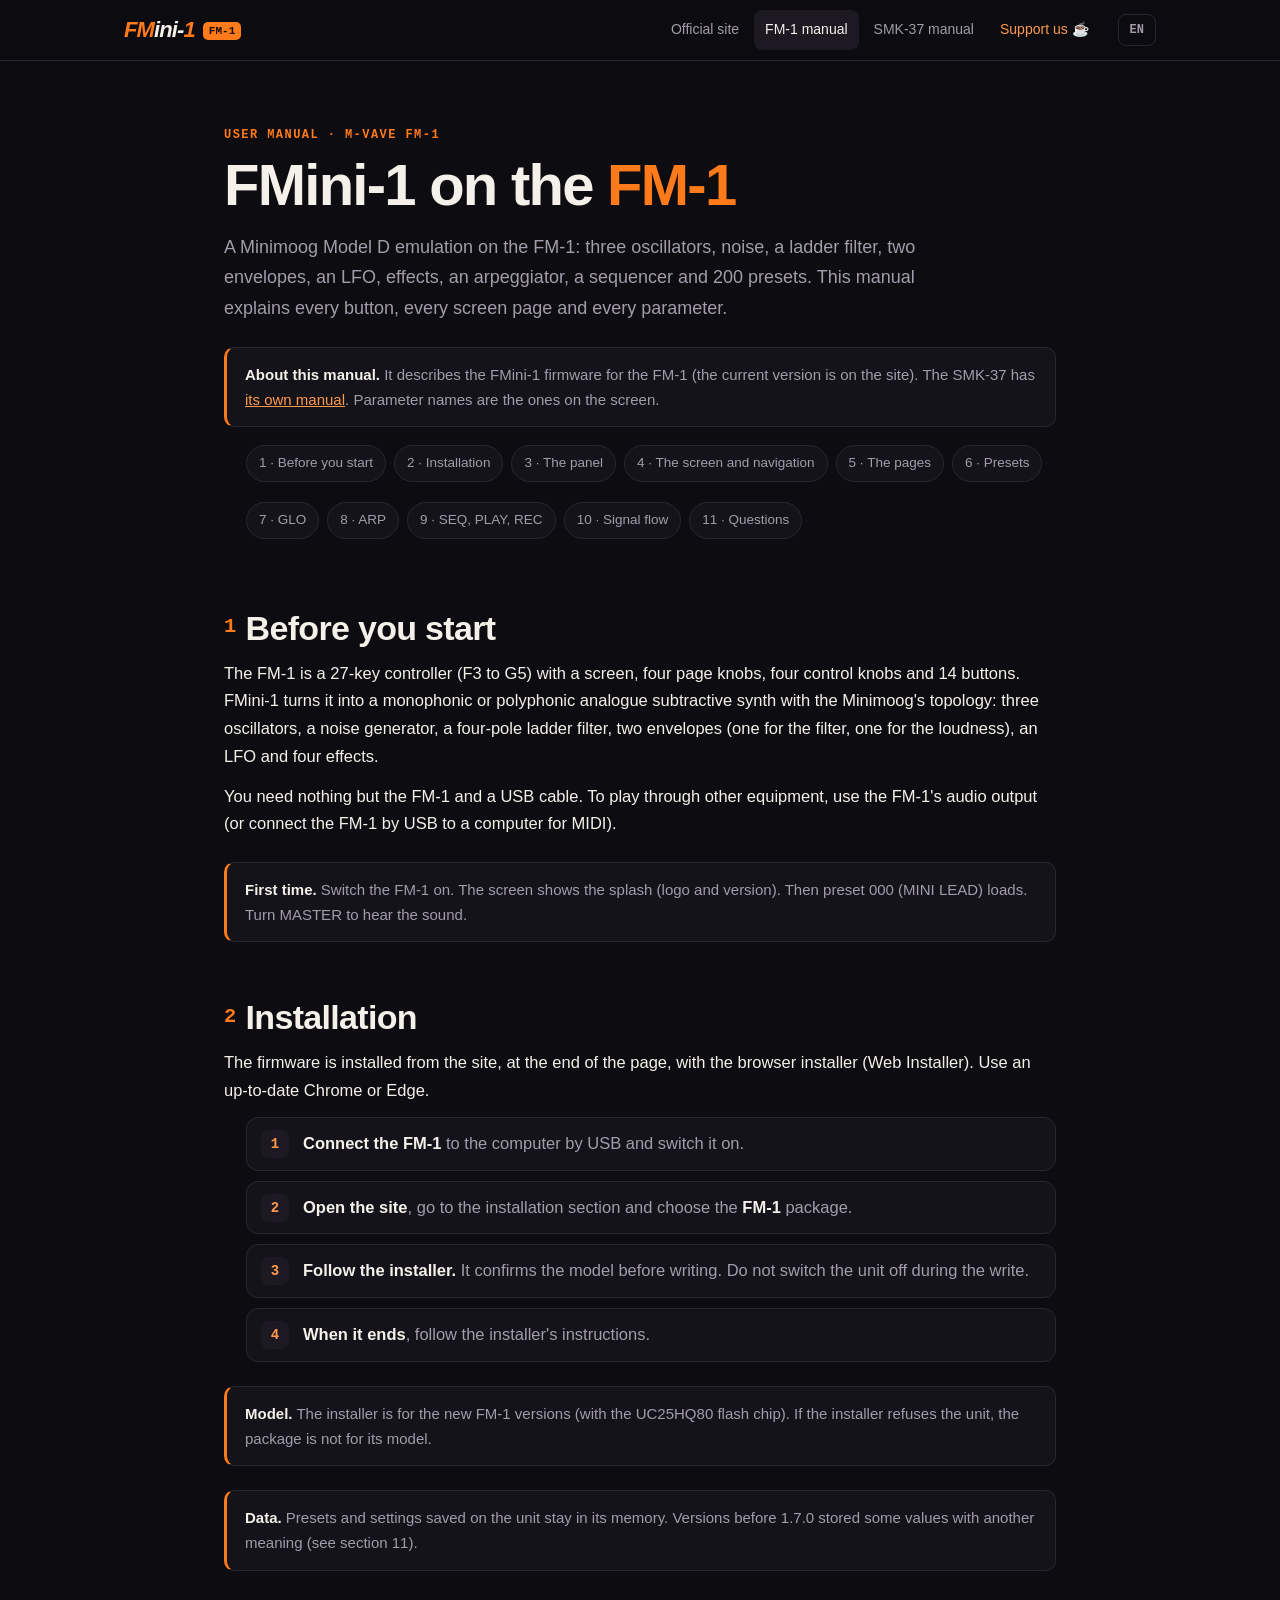
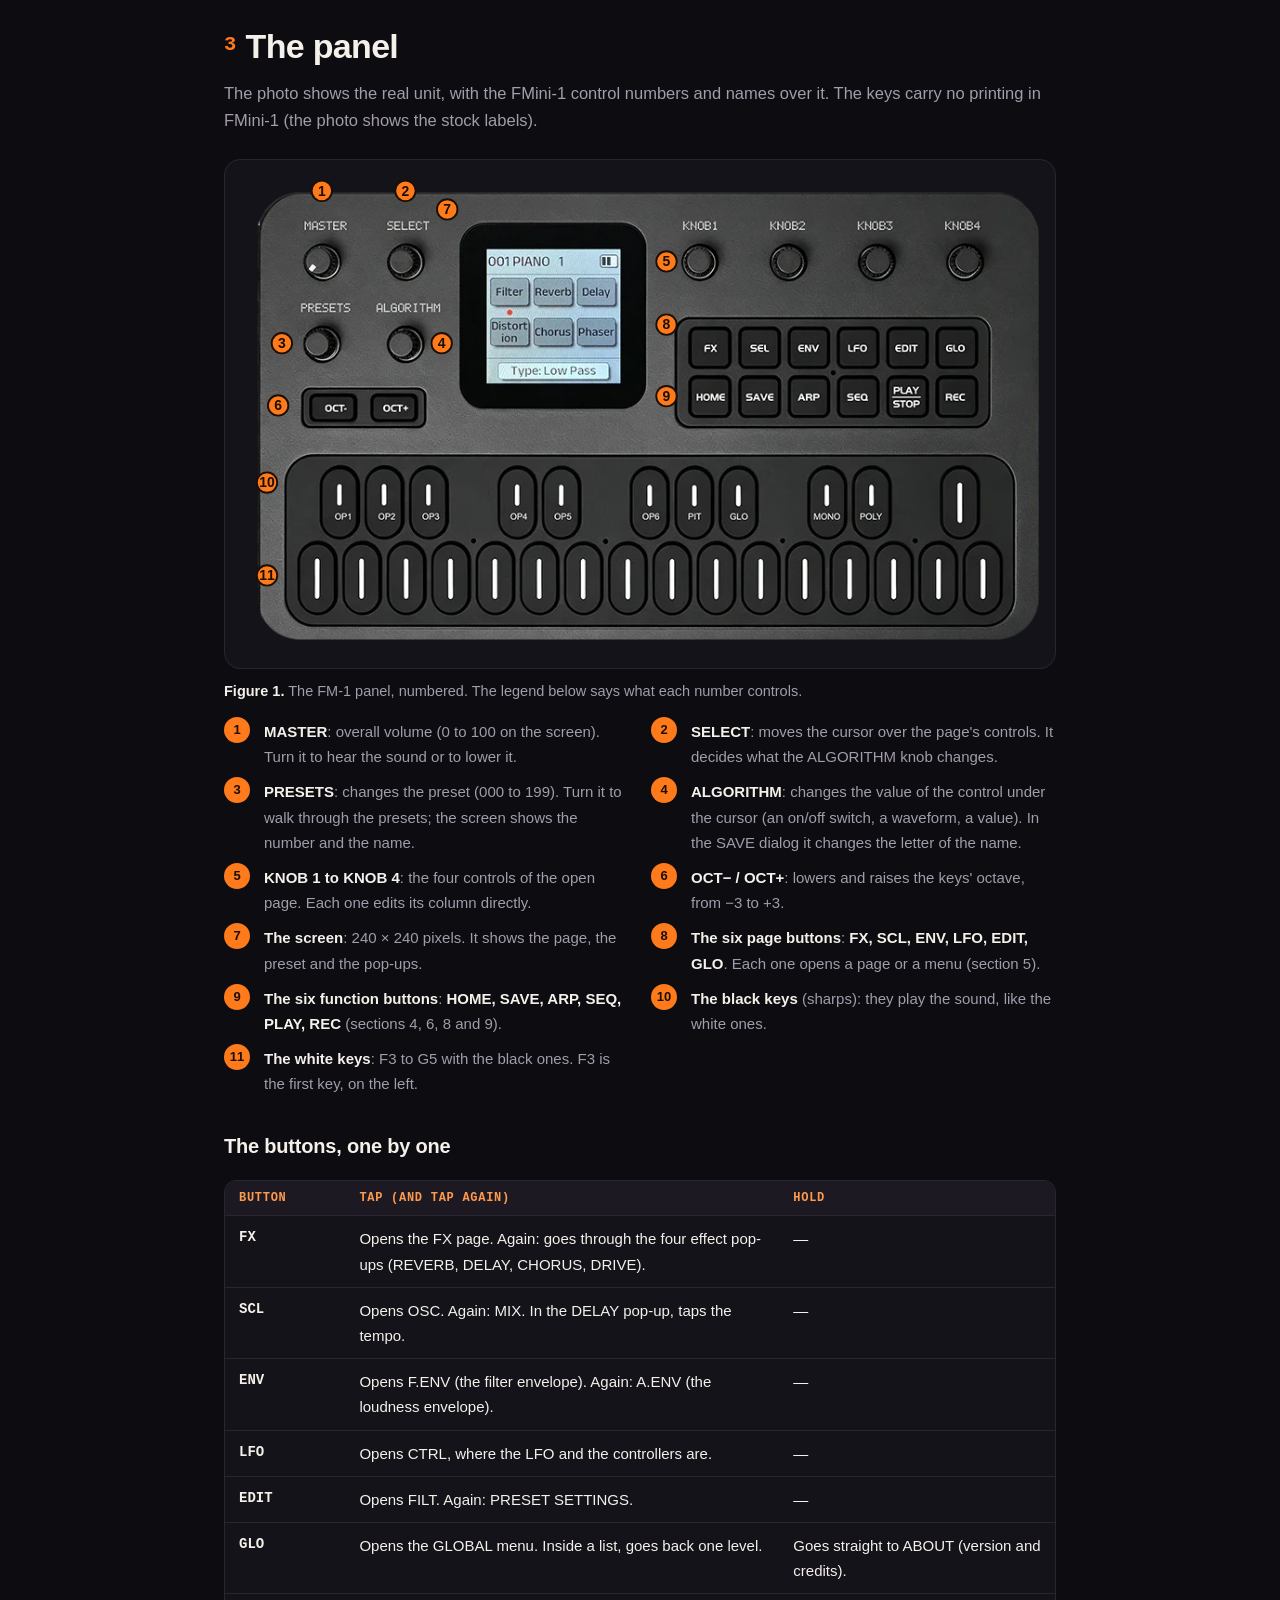
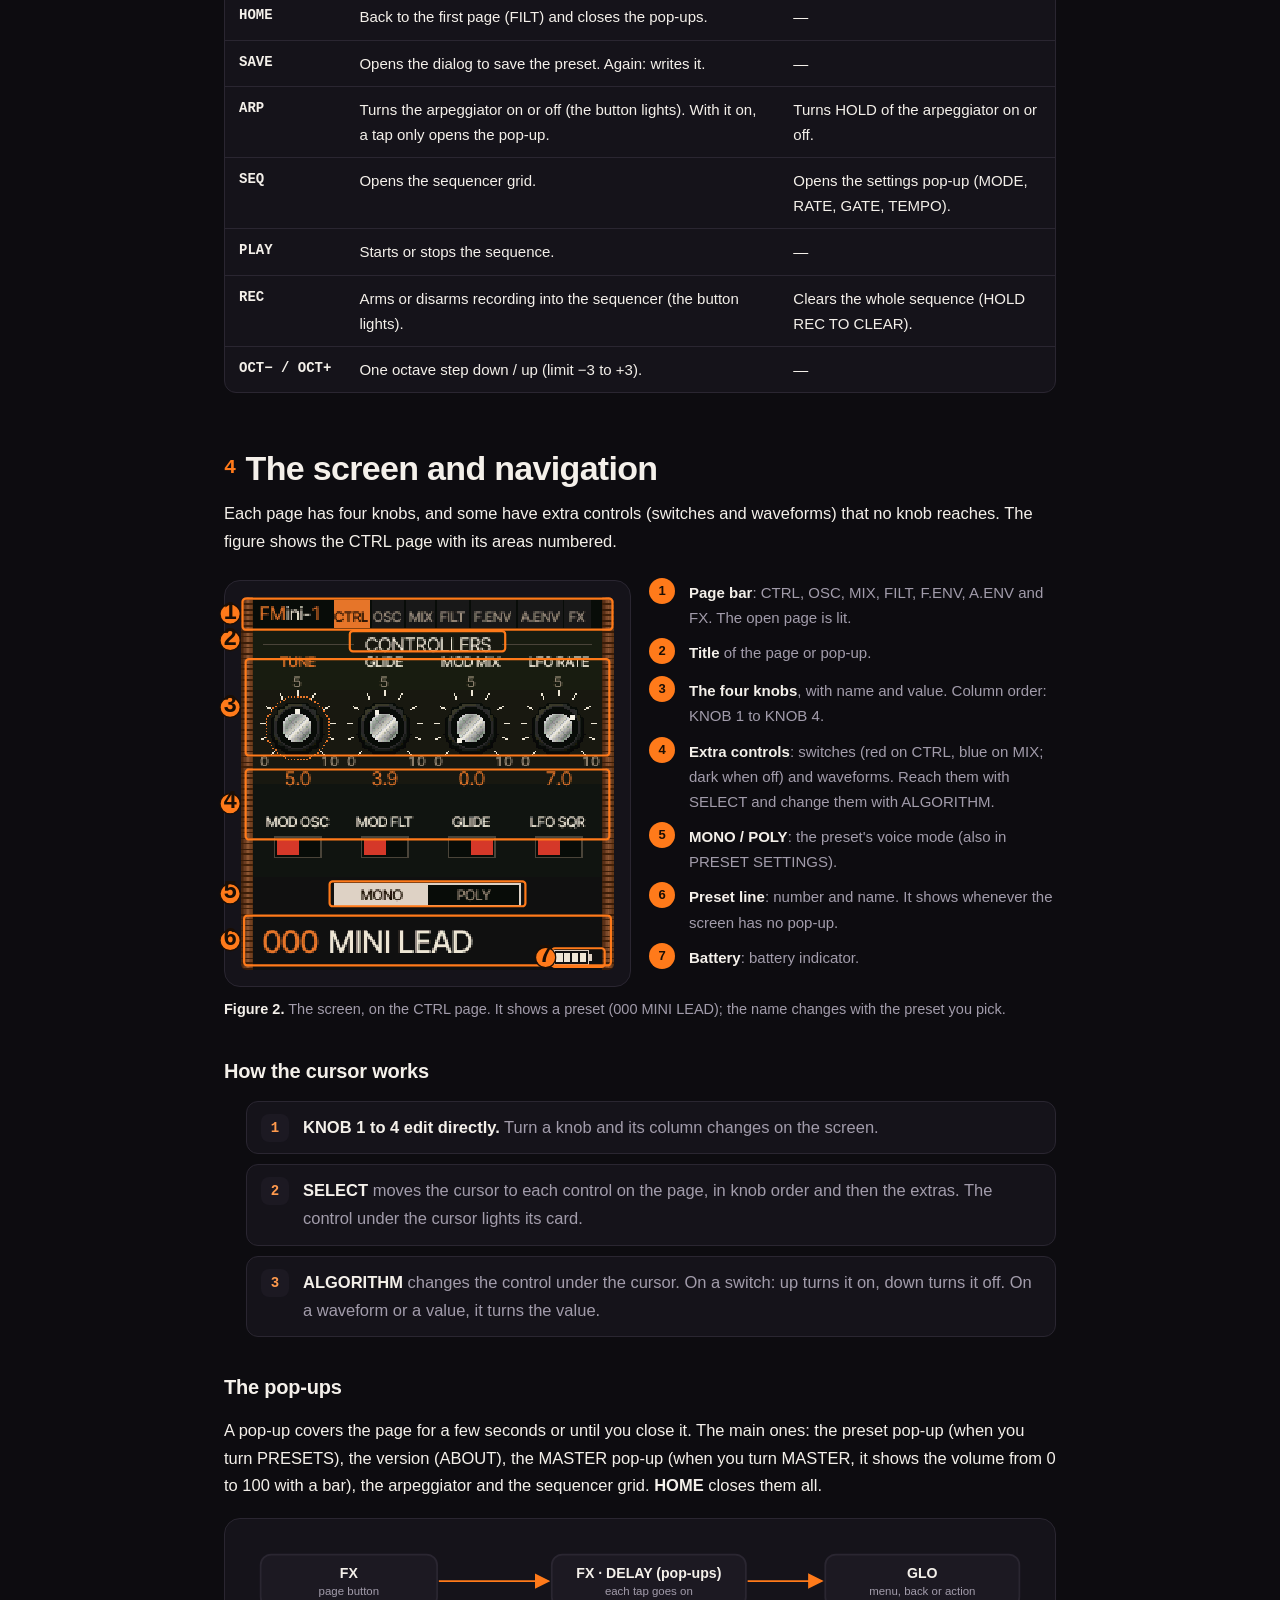
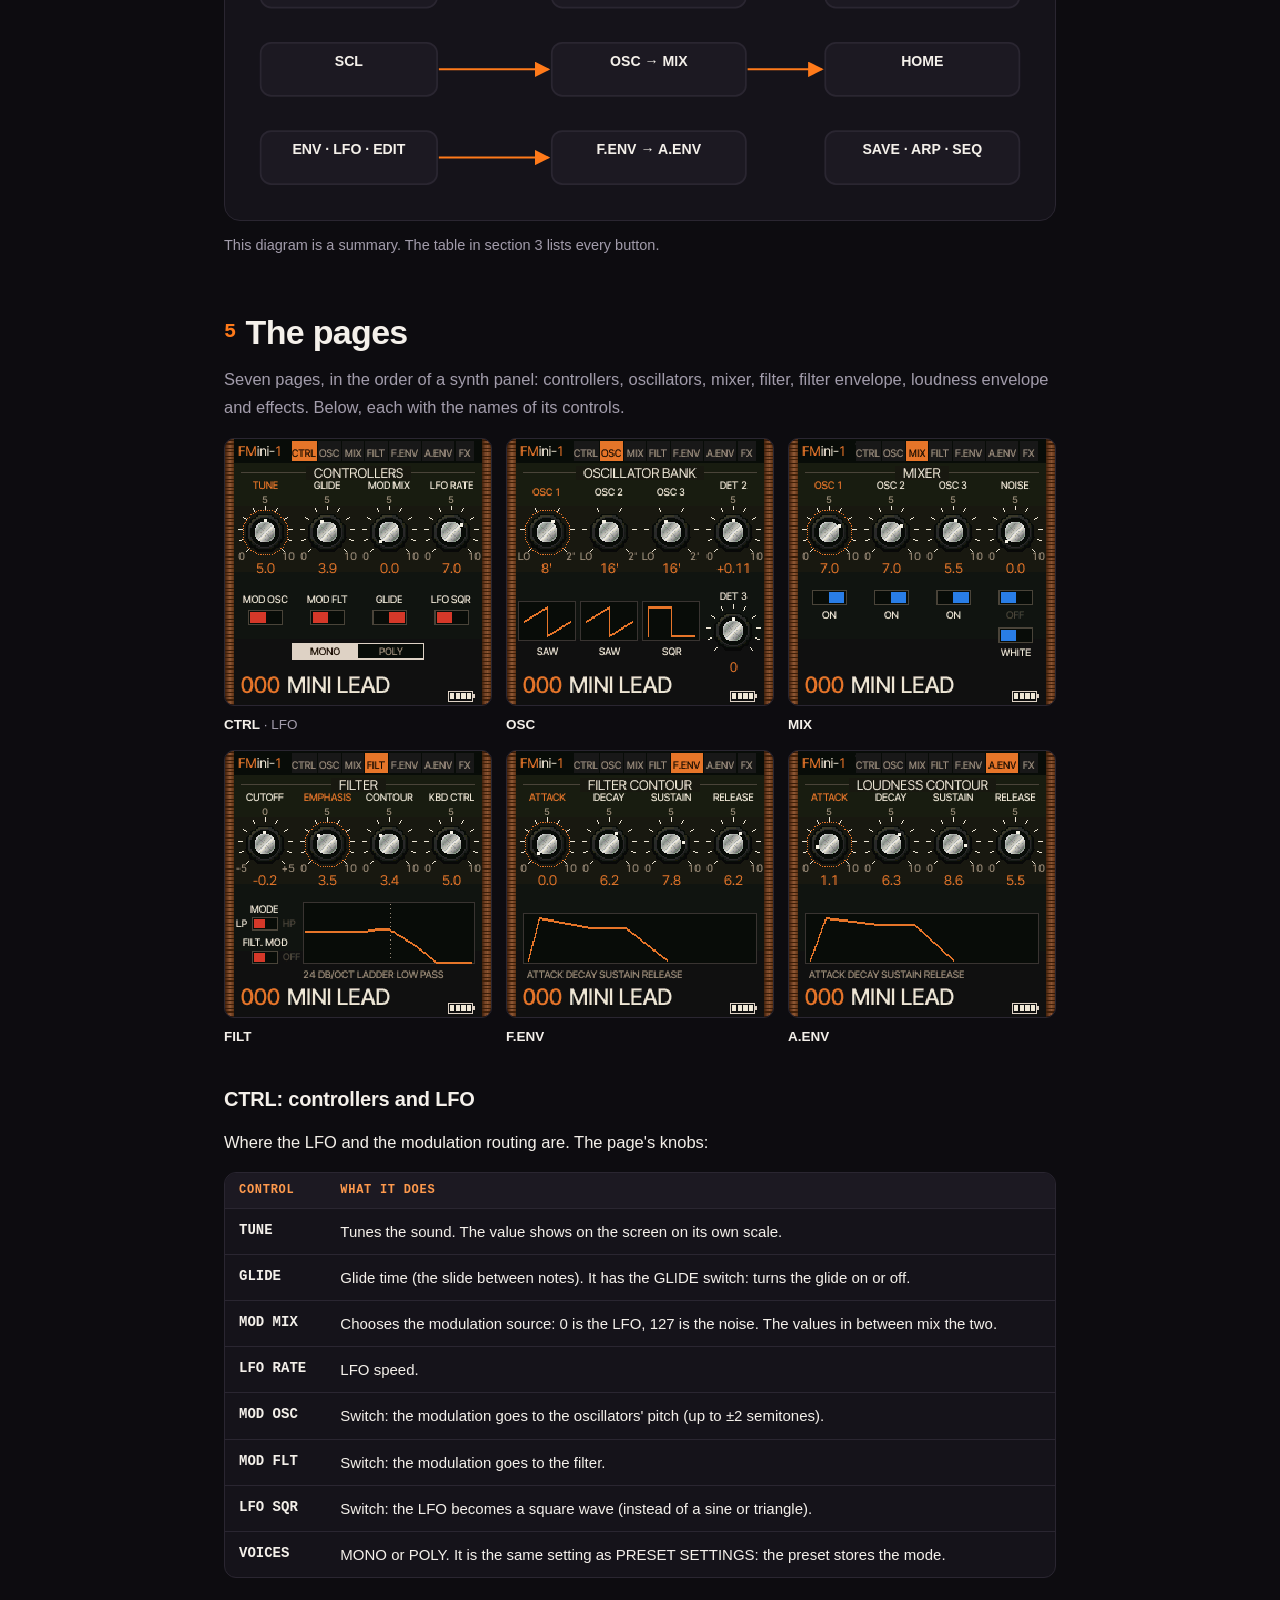
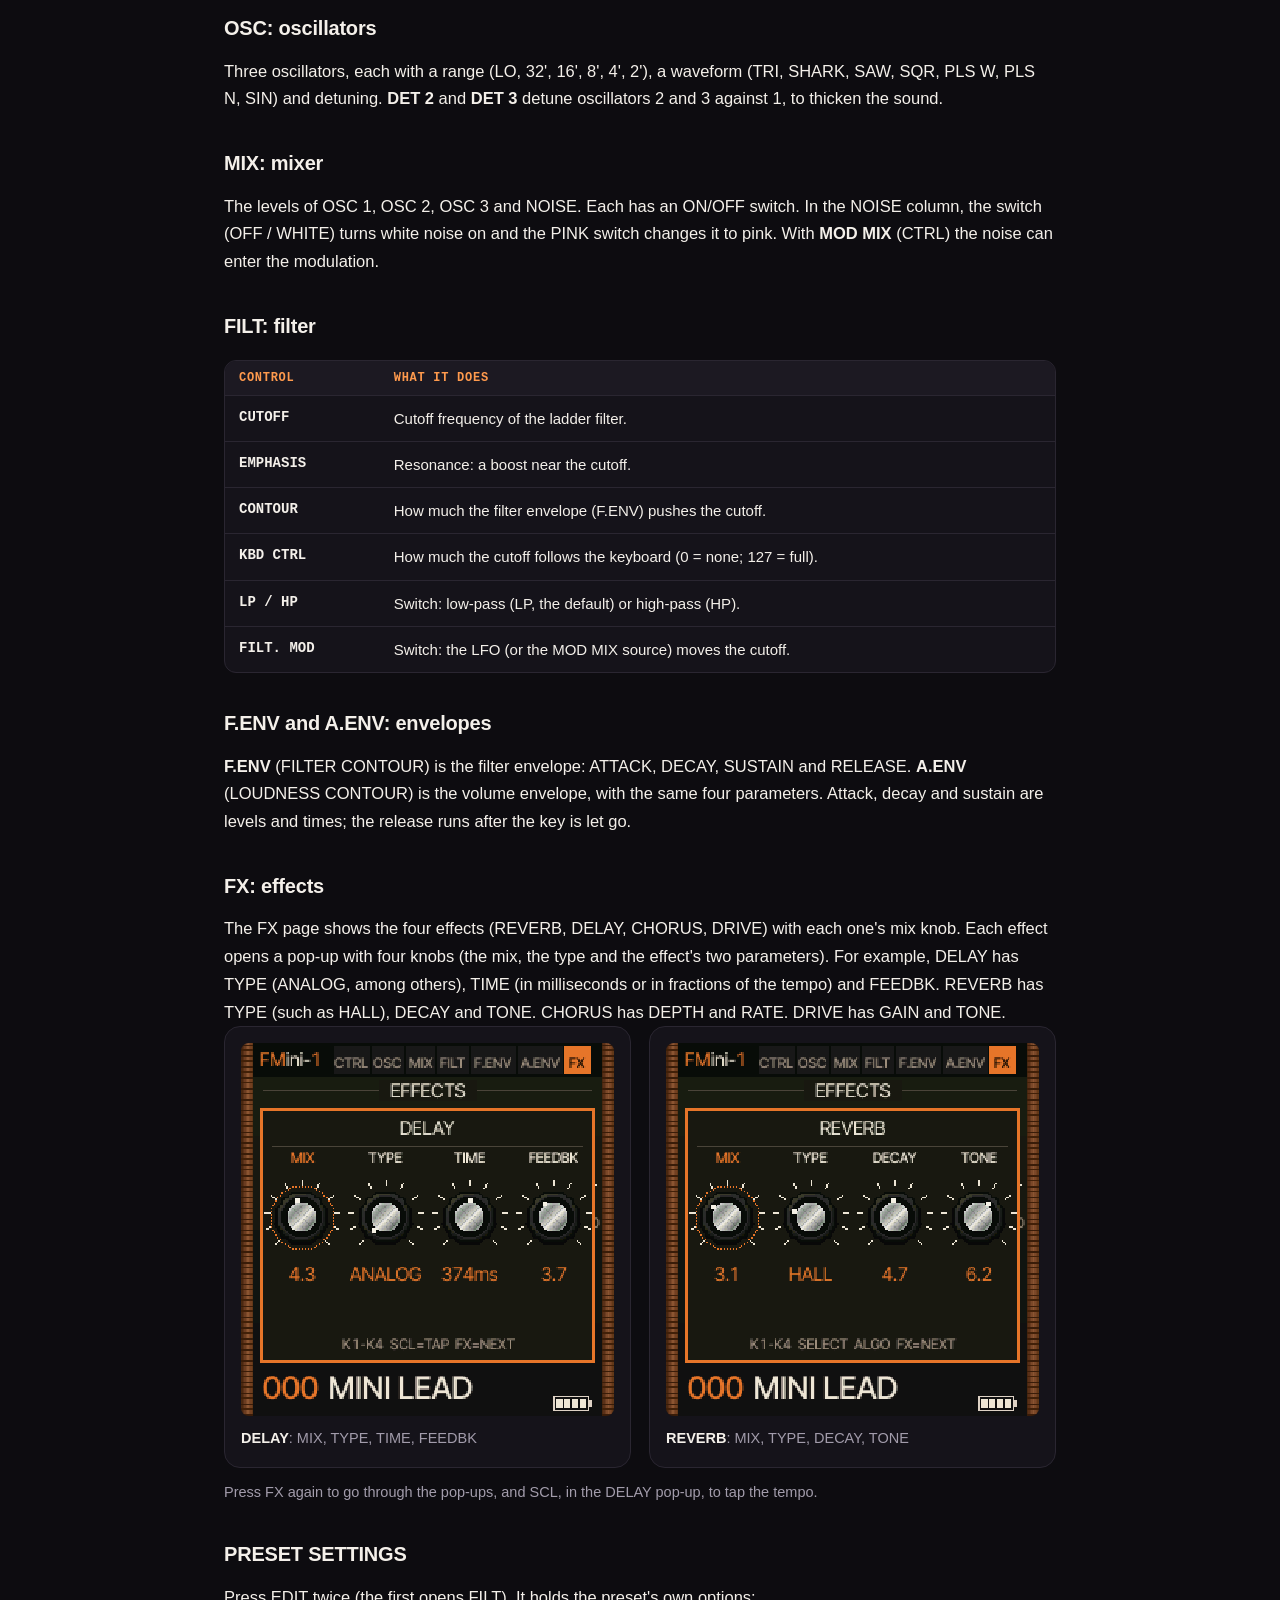
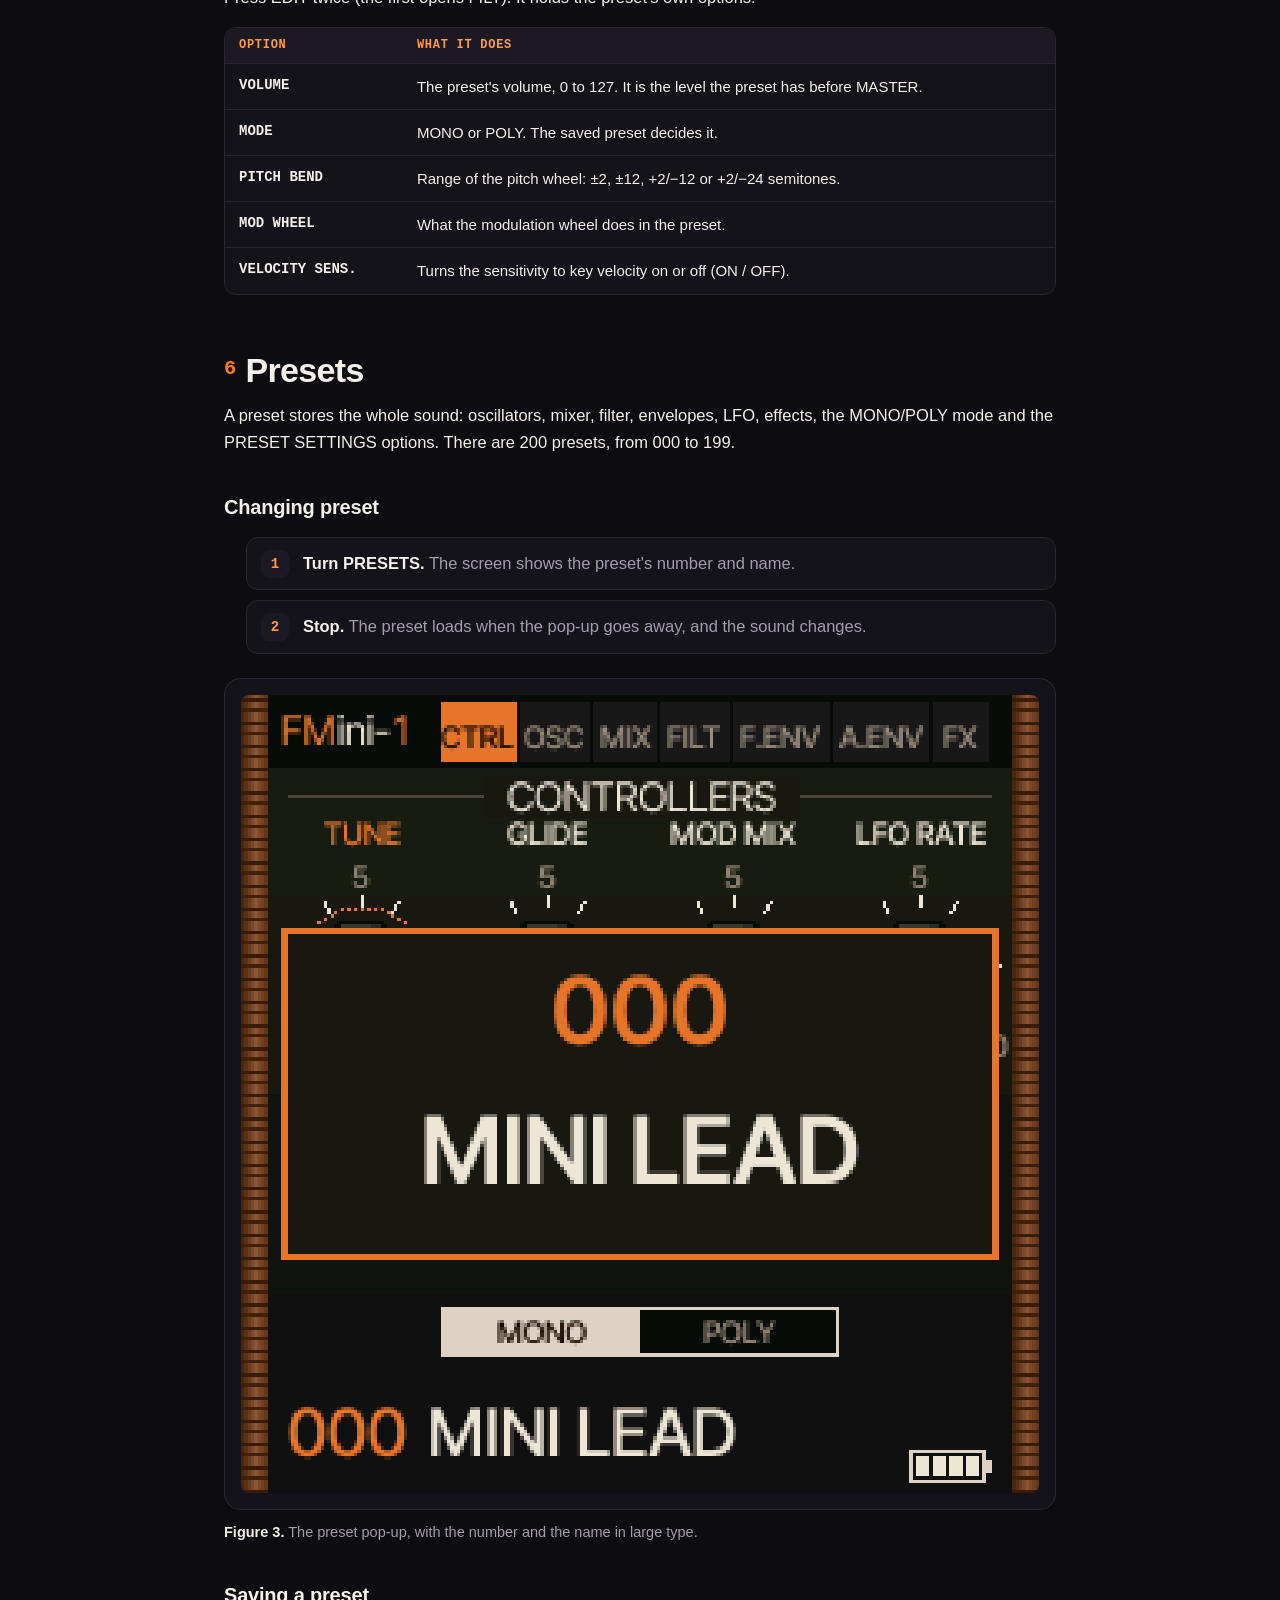
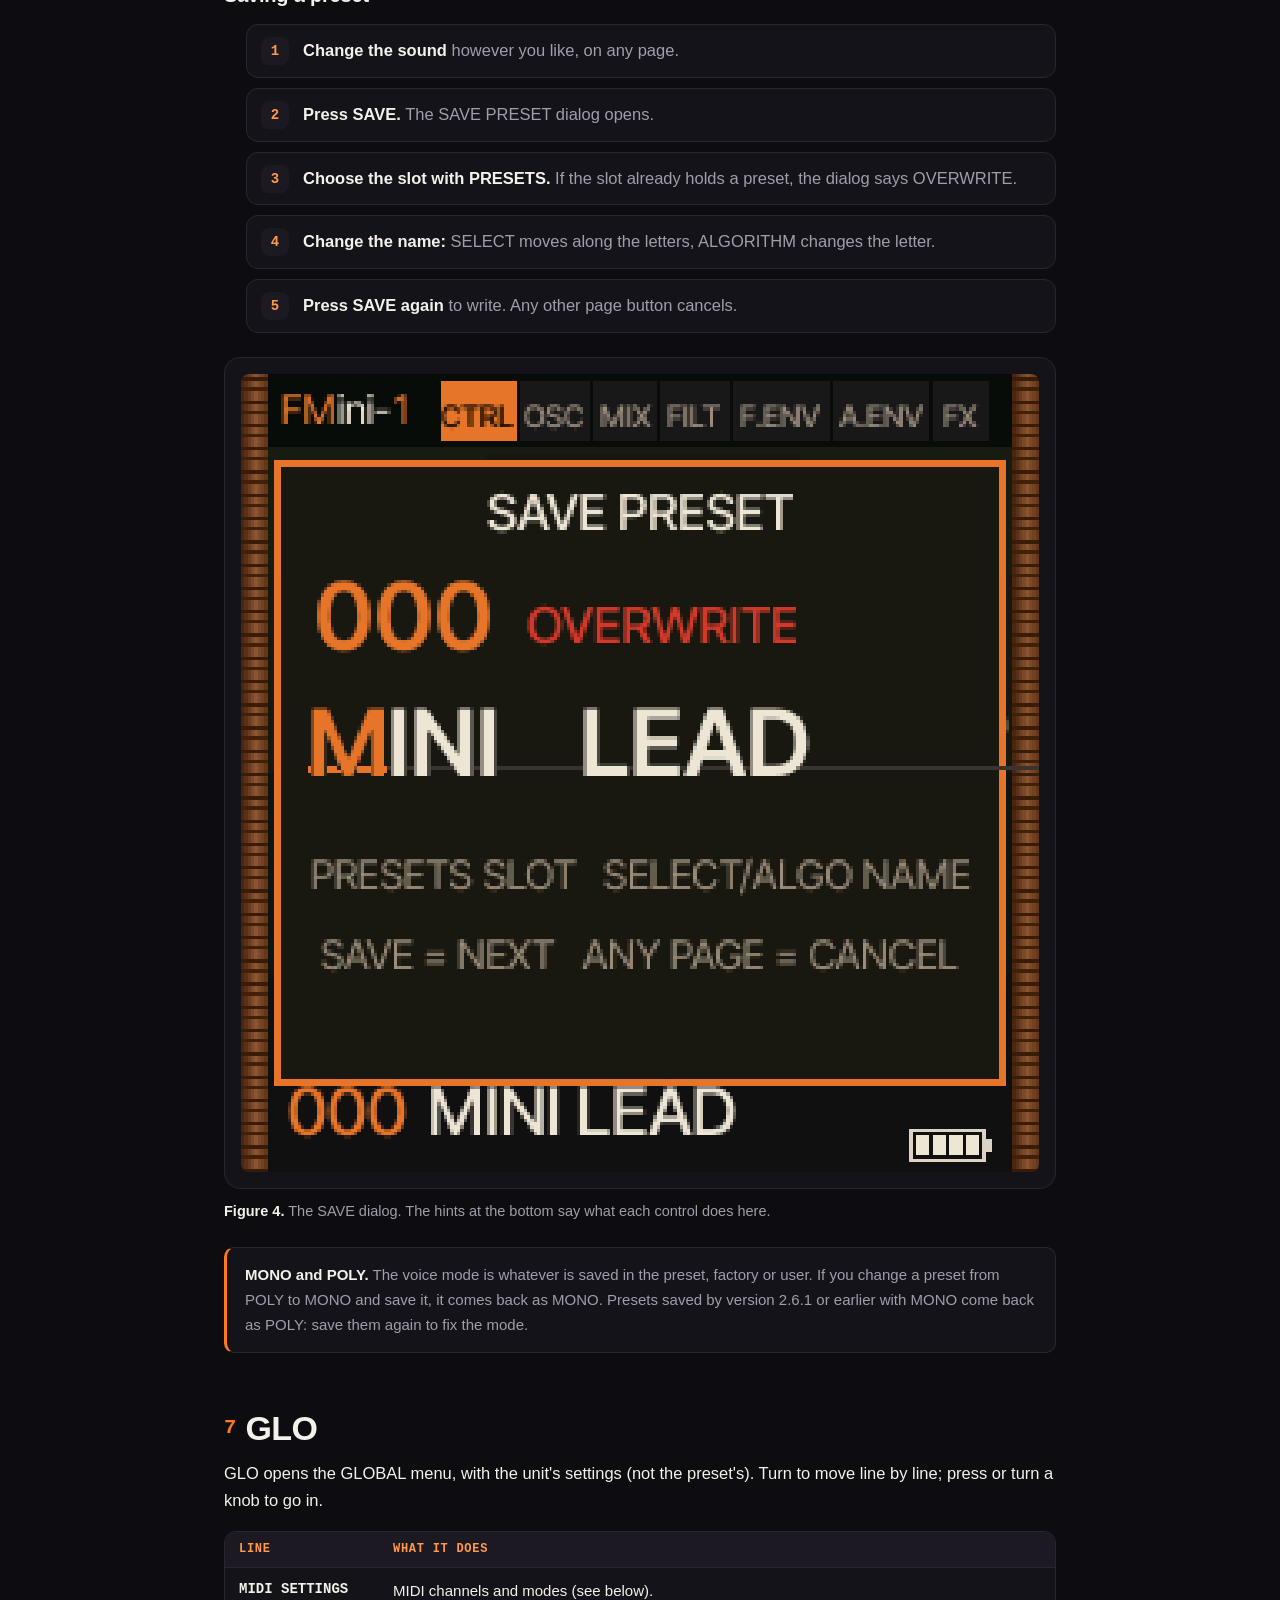
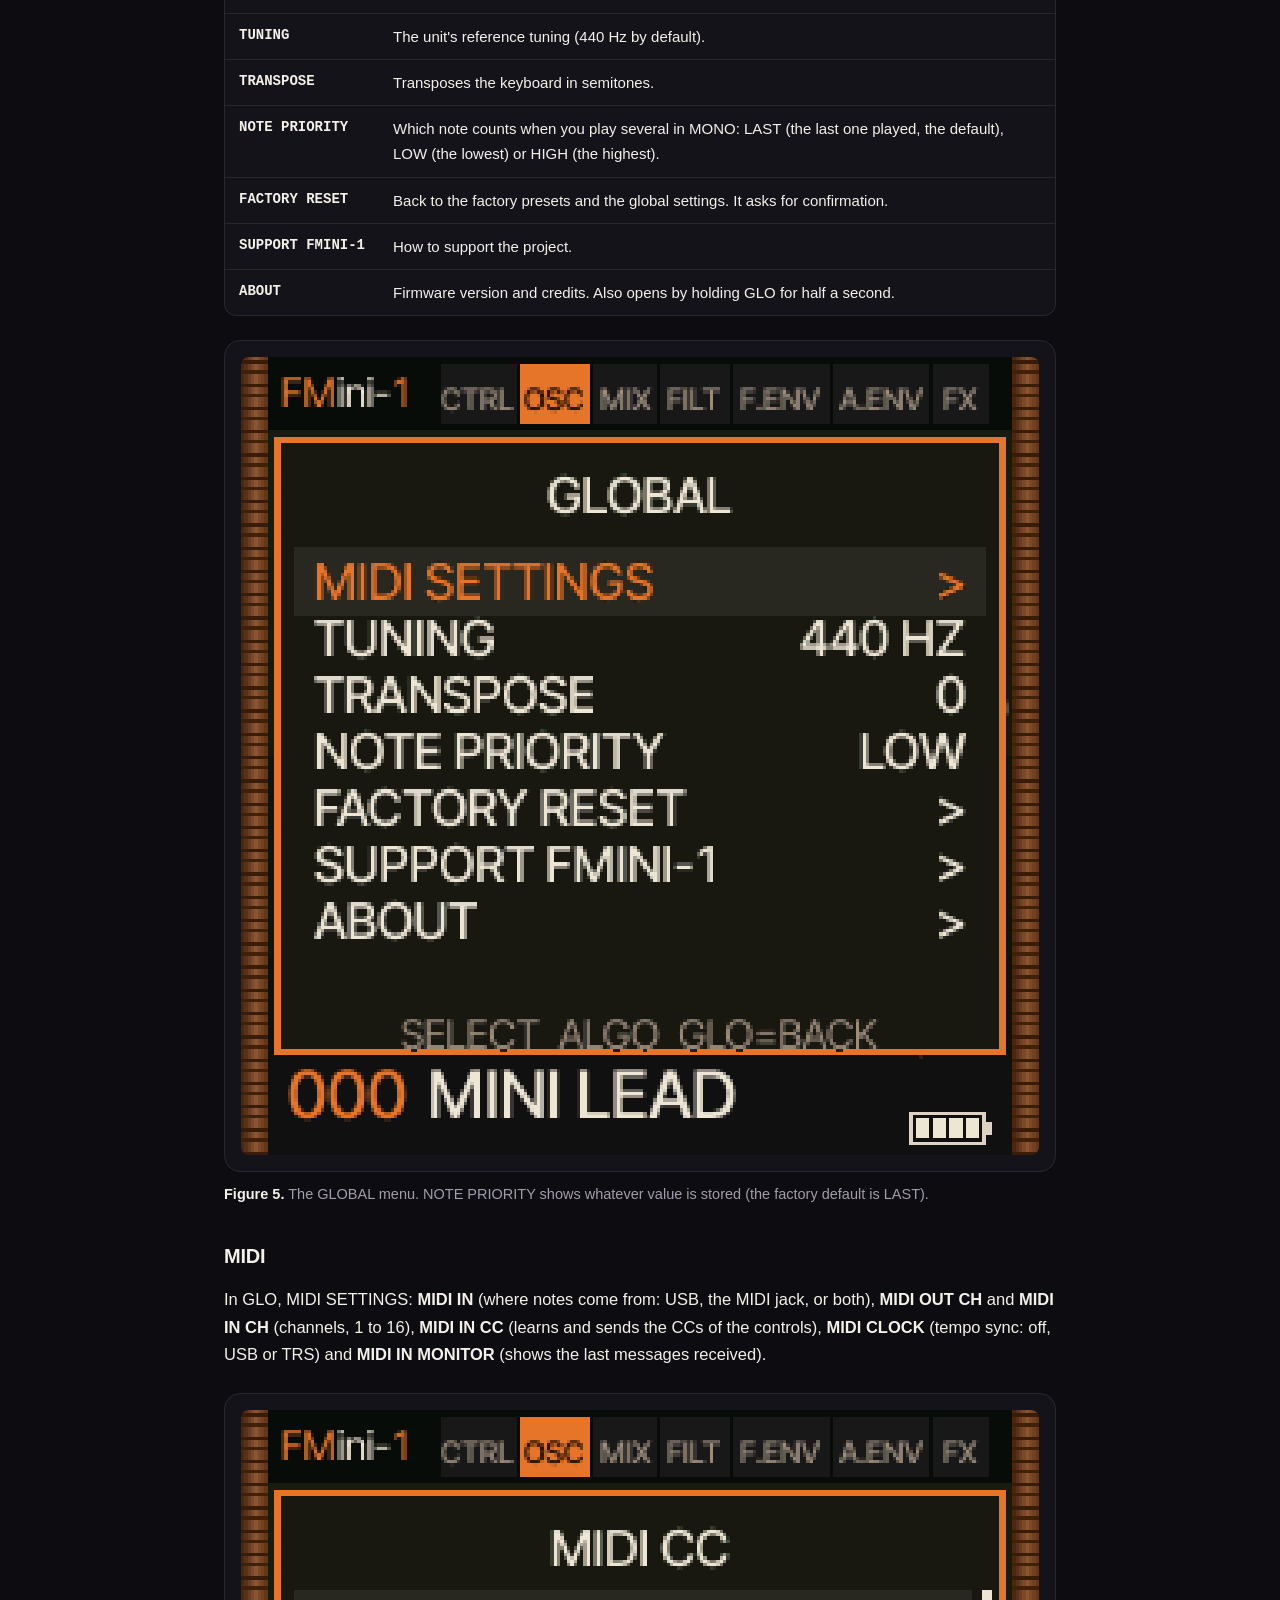
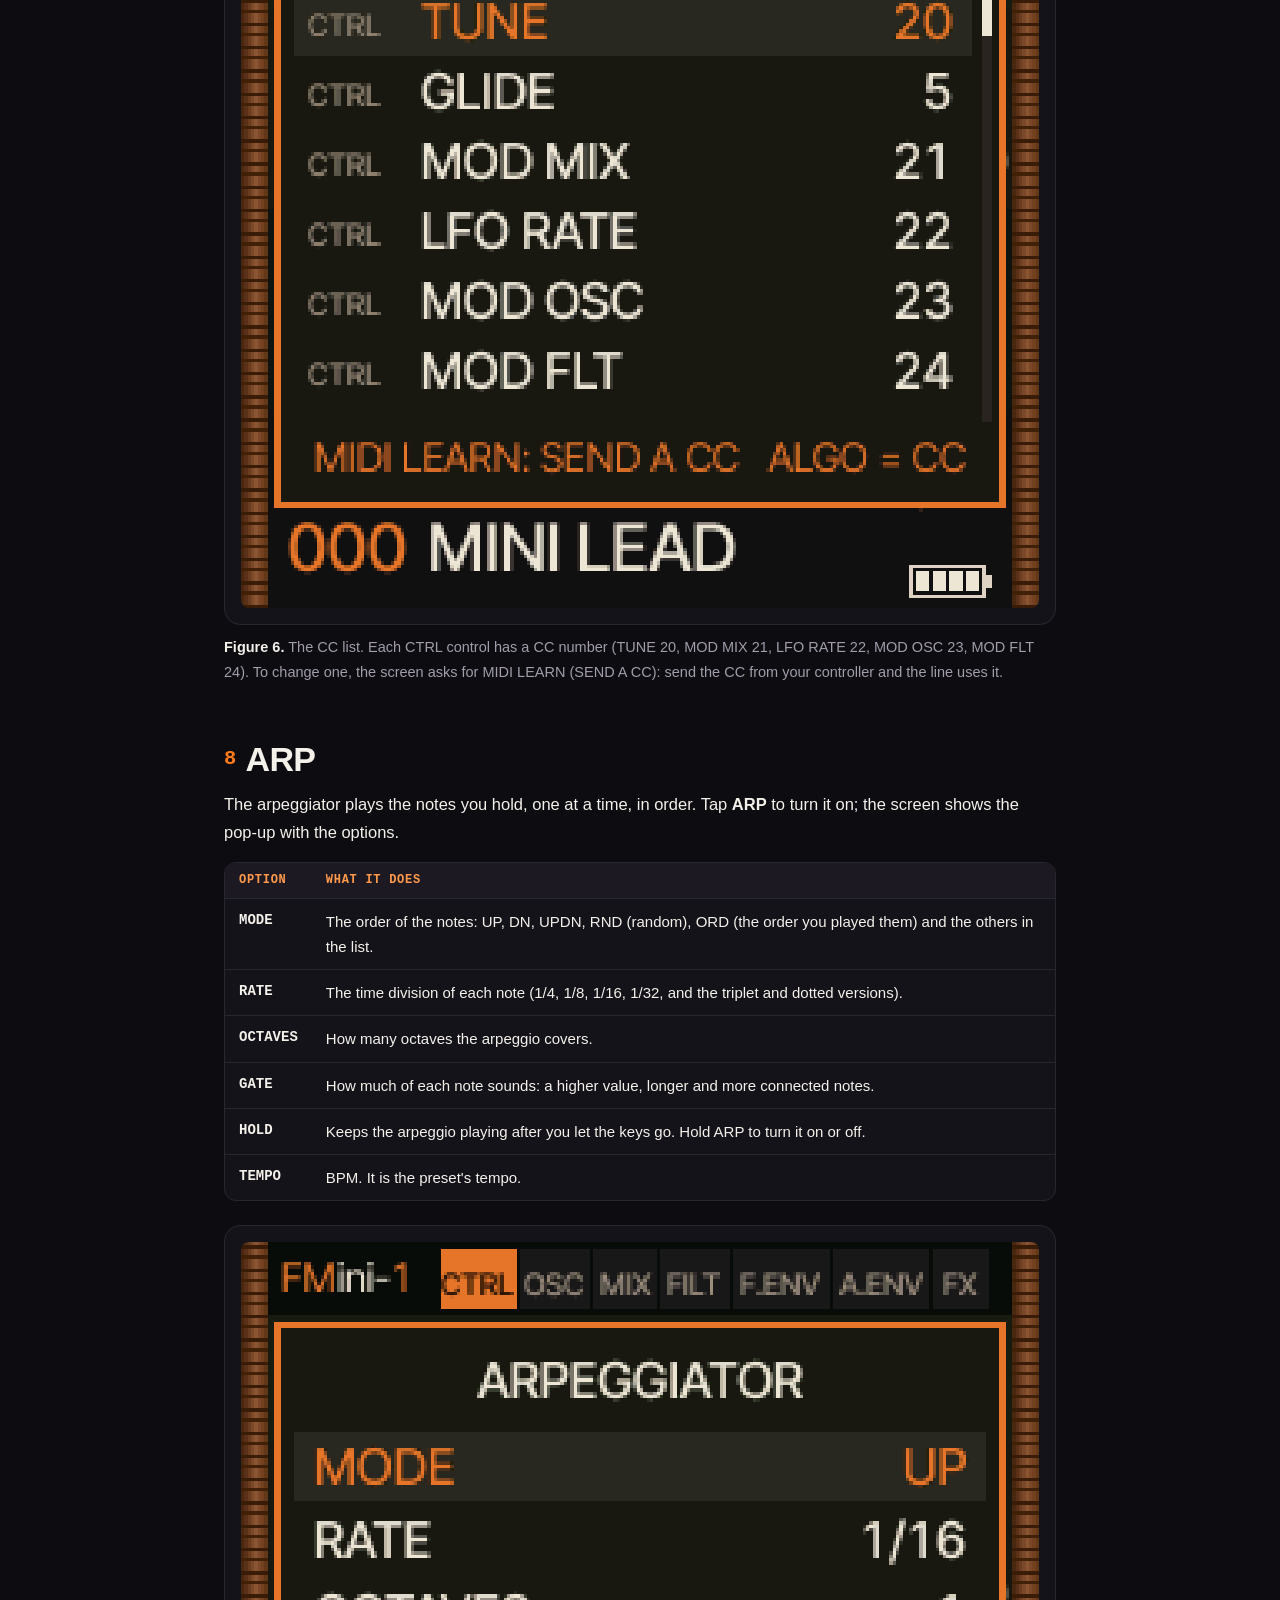
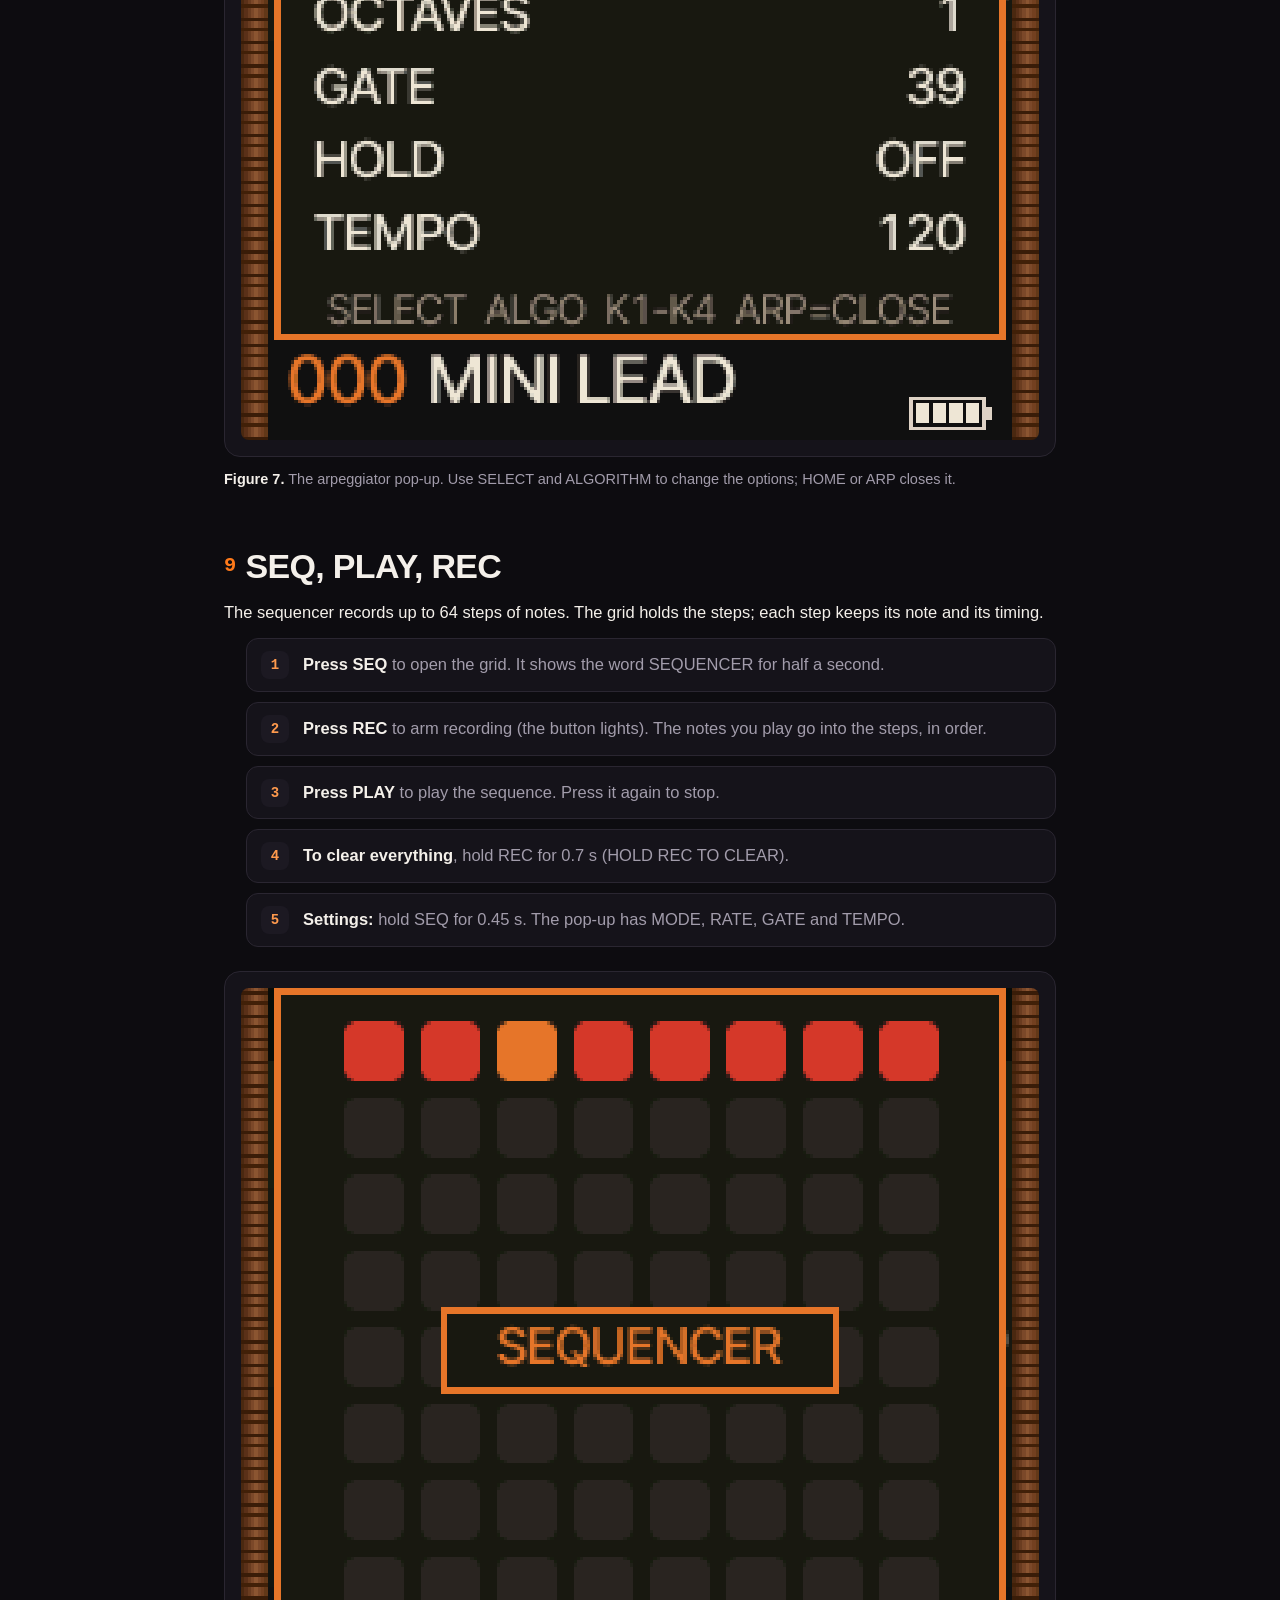
<file: docs/manual/fm1/index.html>
<!doctype html>
<!-- SPDX-License-Identifier: GPL-3.0-only
     FMini-1 user manual, FM-1 (the site's look; the emulator's top bar) -->
<html lang="pt-BR" class="lang-pt" data-title-pt="Manual do FM-1 — FMini-1" data-title-en="FM-1 manual — FMini-1">
<head>
<meta charset="utf-8">
<meta name="viewport" content="width=device-width, initial-scale=1">
<meta name="color-scheme" content="dark">
<meta name="description" content="FMini-1 user manual for the M-VAVE FM-1: the panel, the screen, every page, presets, the arpeggiator, the sequencer and the global settings.">
<title>Manual do FM-1 — FMini-1</title>
<link rel="stylesheet" href="../manual.css">
</head>
<body>

<header class="nav">
  <div class="wrap">
    <a class="brand" href="../../" aria-label="FMini-1"><i>FM</i>ini-<i>1</i><small>FM-1</small></a>
    <nav>
      <a href="../../" data-l="pt">Site oficial</a><a href="../../" data-l="en">Official site</a>
      <a href="../fm1/" class="cur hide-s">FM-1 <span data-l="pt">manual</span><span data-l="en">manual</span></a>
      <a href="../smk37/" class="hide-s">SMK-37 <span data-l="pt">manual</span><span data-l="en">manual</span></a>
      <a href="https://ko-fi.com/ruppert" class="donate" target="_blank" rel="noopener"><span data-l="pt">Apoiar ☕</span><span data-l="en">Support us ☕</span></a>
    </nav>
    <button class="lang" id="lang" type="button"></button>
  </div>
</header>

<main>
<div class="doc hero">
  <p class="kick" data-l="pt">Manual do usuário · M-VAVE FM-1</p>
  <p class="kick" data-l="en">User manual · M-VAVE FM-1</p>
  <h1 data-l="pt">FMini-1 no <span>FM-1</span></h1>
  <h1 data-l="en">FMini-1 on the <span>FM-1</span></h1>
  <p class="lead" data-l="pt">Um Minimoog (modelo D) emulado no FM-1: três osciladores, ruído, filtro ladder, dois envelopes, LFO, efeitos, arpejador, sequenciador e 200 presets. Este manual explica cada botão, cada página da tela e cada parâmetro.</p>
  <p class="lead" data-l="en">A Minimoog Model D emulation on the FM-1: three oscillators, noise, a ladder filter, two envelopes, an LFO, effects, an arpeggiator, a sequencer and 200 presets. This manual explains every button, every screen page and every parameter.</p>
  <div class="note" data-l="pt"><strong>Sobre este manual.</strong> Ele descreve o firmware FMini-1 para o FM-1 (a versão atual está no site). Para o SMK-37 há um <a href="../smk37/">manual próprio</a>. Os nomes dos parâmetros são os da tela.</div>
  <div class="note" data-l="en"><strong>About this manual.</strong> It describes the FMini-1 firmware for the FM-1 (the current version is on the site). The SMK-37 has <a href="../smk37/">its own manual</a>. Parameter names are the ones on the screen.</div>
  <ul class="toc">
    <li><a href="#inicio">1 · <span data-l="pt">Antes de começar</span><span data-l="en">Before you start</span></a></li>
    <li><a href="#instalar">2 · <span data-l="pt">Instalação</span><span data-l="en">Installation</span></a></li>
    <li><a href="#painel">3 · <span data-l="pt">O painel</span><span data-l="en">The panel</span></a></li>
    <li><a href="#tela">4 · <span data-l="pt">A tela e a navegação</span><span data-l="en">The screen and navigation</span></a></li>
    <li><a href="#paginas">5 · <span data-l="pt">As páginas</span><span data-l="en">The pages</span></a></li>
    <li><a href="#presets">6 · Presets</a></li>
    <li><a href="#glo">7 · GLO</a></li>
    <li><a href="#arp">8 · ARP</a></li>
    <li><a href="#seq">9 · SEQ, PLAY, REC</a></li>
    <li><a href="#fluxo">10 · <span data-l="pt">Diagrama do sinal</span><span data-l="en">Signal flow</span></a></li>
    <li><a href="#duvidas">11 · <span data-l="pt">Dúvidas</span><span data-l="en">Questions</span></a></li>
  </ul>
</div>

<div class="doc">

<section class="sec" id="inicio">
  <h2><span class="n">1</span><span data-l="pt">Antes de começar</span><span data-l="en">Before you start</span></h2>
  <div data-l="pt">
    <p class="intro">O FM-1 é um controlador de 27 teclas (F3 a G5) com uma tela, quatro knobs de página, quatro knobs de controle e 14 botões. O FMini-1 o transforma num sintetizador monofônico ou polifônico de subtrativa analógica, com a mesma topologia de um Minimoog: três osciladores, um gerador de ruído, um filtro ladder de quatro polos, dois envelopes (um para o filtro e um para o volume), um LFO e quatro efeitos.</p>
    <p>Você não precisa de nada além do FM-1 e de um cabo USB. Para tocar sons de outro equipamento, use a saída de áudio do FM-1 (ou ligue o FM-1 por USB ao computador para MIDI).</p>
    <div class="note"><strong>Primeira vez.</strong> Ligue o FM-1. A tela mostra a abertura (o logo e a versão). O preset 000 (MINI LEAD) carrega. Gire o knob MASTER para ouvir o som.</div>
  </div>
  <div data-l="en">
    <p class="intro">The FM-1 is a 27-key controller (F3 to G5) with a screen, four page knobs, four control knobs and 14 buttons. FMini-1 turns it into a monophonic or polyphonic analogue subtractive synth with the Minimoog's topology: three oscillators, a noise generator, a four-pole ladder filter, two envelopes (one for the filter, one for the loudness), an LFO and four effects.</p>
    <p>You need nothing but the FM-1 and a USB cable. To play through other equipment, use the FM-1's audio output (or connect the FM-1 by USB to a computer for MIDI).</p>
    <div class="note"><strong>First time.</strong> Switch the FM-1 on. The screen shows the splash (logo and version). Then preset 000 (MINI LEAD) loads. Turn MASTER to hear the sound.</div>
  </div>
</section>

<section class="sec" id="instalar">
  <h2><span class="n">2</span><span data-l="pt">Instalação</span><span data-l="en">Installation</span></h2>
  <div data-l="pt">
    <p class="intro">O firmware é instalado pelo site, no fim da página, com o instalador do navegador (Web Installer). Use o Chrome ou o Edge, atualizados.</p>
    <ol class="steps">
      <li><b>Conecte o FM-1</b> ao computador por USB e ligue-o.</li>
      <li><b>Abra o site</b>, vá até a seção de instalação e escolha o pacote <b>FM-1</b>.</li>
      <li><b>Siga o instalador.</b> Ele confirma o modelo antes de gravar. Não desligue o aparelho durante a gravação.</li>
      <li><b>Ao terminar</b>, siga as instruções do instalador.</li>
    </ol>
    <div class="note"><strong>Modelo.</strong> O instalador serve para as versões novas do FM-1 (com a memória flash UC25HQ80). Se o instalador recusar o aparelho, ele não é do modelo do pacote.</div>
    <div class="note"><strong>Dados.</strong> Os presets e as configurações gravados no aparelho ficam na memória. Versões anteriores a 1.7.0 gravaram alguns valores com outro significado (veja a seção 11).</div>
  </div>
  <div data-l="en">
    <p class="intro">The firmware is installed from the site, at the end of the page, with the browser installer (Web Installer). Use an up-to-date Chrome or Edge.</p>
    <ol class="steps">
      <li><b>Connect the FM-1</b> to the computer by USB and switch it on.</li>
      <li><b>Open the site</b>, go to the installation section and choose the <b>FM-1</b> package.</li>
      <li><b>Follow the installer.</b> It confirms the model before writing. Do not switch the unit off during the write.</li>
      <li><b>When it ends</b>, follow the installer's instructions.</li>
    </ol>
    <div class="note"><strong>Model.</strong> The installer is for the new FM-1 versions (with the UC25HQ80 flash chip). If the installer refuses the unit, the package is not for its model.</div>
    <div class="note"><strong>Data.</strong> Presets and settings saved on the unit stay in its memory. Versions before 1.7.0 stored some values with another meaning (see section 11).</div>
  </div>
</section>

<section class="sec" id="painel">
  <h2><span class="n">3</span><span data-l="pt">O painel</span><span data-l="en">The panel</span></h2>
  <p class="intro" data-l="pt">A foto mostra o aparelho real, com os números e os nomes dos controles do FMini-1 por cima. As teclas pretas e brancas não têm impressão no FMini-1 (na foto aparecem os rótulos de fábrica).</p>
  <p class="intro" data-l="en">The photo shows the real unit, with the FMini-1 control numbers and names over it. The keys carry no printing in FMini-1 (the photo shows the stock labels).</p>

  <figure>
    <div class="frame">
      <img src="../img/fm1-device.webp" alt="M-VAVE FM-1 panel" width="859" height="512">
      <svg class="ov" viewBox="0 0 859 512" aria-hidden="true">
        <g font-family="Inter, Helvetica, Arial, sans-serif" font-weight="800" text-anchor="middle">
          <g fill="#ff7a1a" stroke="#1a0e05" stroke-width="2">
            <circle cx="87" cy="16" r="11"/><circle cx="177" cy="16" r="11"/>
            <circle cx="44" cy="180" r="11"/><circle cx="216" cy="180" r="11"/>
            <circle cx="458" cy="92" r="11"/><circle cx="458" cy="160" r="11"/><circle cx="458" cy="237" r="11"/>
            <circle cx="40" cy="247" r="11"/><circle cx="222" cy="36" r="11"/>
            <circle cx="28" cy="330" r="11"/><circle cx="28" cy="430" r="11"/>
          </g>
          <g fill="#1a0e05" font-size="13">
            <text x="87" y="21">1</text><text x="177" y="21">2</text>
            <text x="44" y="185">3</text><text x="216" y="185">4</text>
            <text x="458" y="97">5</text><text x="458" y="165">8</text><text x="458" y="242">9</text>
            <text x="40" y="252">6</text><text x="222" y="41">7</text>
            <text x="28" y="335">10</text><text x="28" y="435">11</text>
          </g>
        </g>
      </svg>
    </div>
    <figcaption><b data-l="pt">Figura 1.</b><b data-l="en">Figure 1.</b> <span data-l="pt">O painel do FM-1, numerado. A legenda abaixo diz o que cada número controla.</span><span data-l="en">The FM-1 panel, numbered. The legend below says what each number controls.</span></figcaption>
  </figure>

  <div data-l="pt">
    <ol class="legend">
      <li><b>MASTER</b>: volume geral (0 a 100 na tela). Gire para ouvir ou para baixar o som.</li>
      <li><b>SELECT</b>: move o cursor pelos controles da página. Com ele você escolhe o que o knob ALGORITHM vai mudar.</li>
      <li><b>PRESETS</b>: troca o preset (000 a 199). Gire para percorrer os presets; a tela mostra o número e o nome.</li>
      <li><b>ALGORITHM</b>: muda o valor do controle sob o cursor (um botão de liga/desliga, uma forma de onda, um valor). No diálogo de SAVE, muda a letra do nome.</li>
      <li><b>KNOB 1 a KNOB 4</b>: os quatro controles da página aberta. Cada um edita a sua coluna diretamente.</li>
      <li><b>OCT− / OCT+</b>: desce e sobe a oitava das teclas, de −3 a +3.</li>
      <li><b>A tela</b>: 240 × 240 pixels. Mostra a página, o preset e os pop-ups.</li>
      <li><b>Os seis botões de página</b>: <b>FX, SCL, ENV, LFO, EDIT, GLO</b>. Cada um abre uma página ou um menu (seção 5).</li>
      <li><b>Os seis botões de função</b>: <b>HOME, SAVE, ARP, SEQ, PLAY, REC</b> (seções 4, 6, 8 e 9).</li>
      <li><b>As teclas pretas</b> (sustenidos): tocam o som, como as brancas.</li>
      <li><b>As teclas brancas</b>: F3 a G5 com as pretas. A nota F3 é a primeira tecla, à esquerda.</li>
    </ol>
  </div>
  <div data-l="en">
    <ol class="legend">
      <li><b>MASTER</b>: overall volume (0 to 100 on the screen). Turn it to hear the sound or to lower it.</li>
      <li><b>SELECT</b>: moves the cursor over the page's controls. It decides what the ALGORITHM knob changes.</li>
      <li><b>PRESETS</b>: changes the preset (000 to 199). Turn it to walk through the presets; the screen shows the number and the name.</li>
      <li><b>ALGORITHM</b>: changes the value of the control under the cursor (an on/off switch, a waveform, a value). In the SAVE dialog it changes the letter of the name.</li>
      <li><b>KNOB 1 to KNOB 4</b>: the four controls of the open page. Each one edits its column directly.</li>
      <li><b>OCT− / OCT+</b>: lowers and raises the keys' octave, from −3 to +3.</li>
      <li><b>The screen</b>: 240 × 240 pixels. It shows the page, the preset and the pop-ups.</li>
      <li><b>The six page buttons</b>: <b>FX, SCL, ENV, LFO, EDIT, GLO</b>. Each one opens a page or a menu (section 5).</li>
      <li><b>The six function buttons</b>: <b>HOME, SAVE, ARP, SEQ, PLAY, REC</b> (sections 4, 6, 8 and 9).</li>
      <li><b>The black keys</b> (sharps): they play the sound, like the white ones.</li>
      <li><b>The white keys</b>: F3 to G5 with the black ones. F3 is the first key, on the left.</li>
    </ol>
  </div>

  <div data-l="pt">
    <h3>Os botões, um a um</h3>
    <div class="tbl-wrap"><table class="tbl">
      <tr><th>Botão</th><th>Toque (e toque de novo)</th><th>Segurar</th></tr>
      <tr><td class="k">FX</td><td>Abre a página FX. De novo: percorre os quatro pop-ups de efeito (REVERB, DELAY, CHORUS, DRIVE).</td><td>—</td></tr>
      <tr><td class="k">SCL</td><td>Abre OSC. De novo: MIX. No pop-up de DELAY, toca o tempo (tap tempo).</td><td>—</td></tr>
      <tr><td class="k">ENV</td><td>Abre F.ENV (envelope do filtro). De novo: A.ENV (envelope do volume).</td><td>—</td></tr>
      <tr><td class="k">LFO</td><td>Abre CTRL, onde ficam o LFO e os controladores.</td><td>—</td></tr>
      <tr><td class="k">EDIT</td><td>Abre FILT. De novo: PRESET SETTINGS.</td><td>—</td></tr>
      <tr><td class="k">GLO</td><td>Abre o menu GLOBAL. Dentro de uma lista, volta um nível.</td><td>Vai direto a ABOUT (versão e créditos).</td></tr>
      <tr><td class="k">HOME</td><td>Volta à primeira página (FILT) e fecha os pop-ups.</td><td>—</td></tr>
      <tr><td class="k">SAVE</td><td>Abre o diálogo para salvar o preset. De novo: grava.</td><td>—</td></tr>
      <tr><td class="k">ARP</td><td>Liga ou desliga o arpejador (o botão acende). Com ele ligado, um toque só abre o pop-up.</td><td>Liga ou desliga HOLD do arpejador.</td></tr>
      <tr><td class="k">SEQ</td><td>Abre a grade do sequenciador.</td><td>Abre o pop-up de ajustes (MODE, RATE, GATE, TEMPO).</td></tr>
      <tr><td class="k">PLAY</td><td>Toca ou para a sequência.</td><td>—</td></tr>
      <tr><td class="k">REC</td><td>Arma ou desarma a gravação no sequenciador (o botão acende).</td><td>Apaga a sequência inteira (HOLD REC TO CLEAR).</td></tr>
      <tr><td class="k">OCT− / OCT+</td><td>Um degrau de oitava para baixo / para cima (limite de −3 a +3).</td><td>—</td></tr>
    </table></div>
  </div>
  <div data-l="en">
    <h3>The buttons, one by one</h3>
    <div class="tbl-wrap"><table class="tbl">
      <tr><th>Button</th><th>Tap (and tap again)</th><th>Hold</th></tr>
      <tr><td class="k">FX</td><td>Opens the FX page. Again: goes through the four effect pop-ups (REVERB, DELAY, CHORUS, DRIVE).</td><td>—</td></tr>
      <tr><td class="k">SCL</td><td>Opens OSC. Again: MIX. In the DELAY pop-up, taps the tempo.</td><td>—</td></tr>
      <tr><td class="k">ENV</td><td>Opens F.ENV (the filter envelope). Again: A.ENV (the loudness envelope).</td><td>—</td></tr>
      <tr><td class="k">LFO</td><td>Opens CTRL, where the LFO and the controllers are.</td><td>—</td></tr>
      <tr><td class="k">EDIT</td><td>Opens FILT. Again: PRESET SETTINGS.</td><td>—</td></tr>
      <tr><td class="k">GLO</td><td>Opens the GLOBAL menu. Inside a list, goes back one level.</td><td>Goes straight to ABOUT (version and credits).</td></tr>
      <tr><td class="k">HOME</td><td>Back to the first page (FILT) and closes the pop-ups.</td><td>—</td></tr>
      <tr><td class="k">SAVE</td><td>Opens the dialog to save the preset. Again: writes it.</td><td>—</td></tr>
      <tr><td class="k">ARP</td><td>Turns the arpeggiator on or off (the button lights). With it on, a tap only opens the pop-up.</td><td>Turns HOLD of the arpeggiator on or off.</td></tr>
      <tr><td class="k">SEQ</td><td>Opens the sequencer grid.</td><td>Opens the settings pop-up (MODE, RATE, GATE, TEMPO).</td></tr>
      <tr><td class="k">PLAY</td><td>Starts or stops the sequence.</td><td>—</td></tr>
      <tr><td class="k">REC</td><td>Arms or disarms recording into the sequencer (the button lights).</td><td>Clears the whole sequence (HOLD REC TO CLEAR).</td></tr>
      <tr><td class="k">OCT− / OCT+</td><td>One octave step down / up (limit −3 to +3).</td><td>—</td></tr>
    </table></div>
  </div>
</section>

<section class="sec" id="tela">
  <h2><span class="n">4</span><span data-l="pt">A tela e a navegação</span><span data-l="en">The screen and navigation</span></h2>
  <div data-l="pt">
    <p class="intro">Cada página tem quatro knobs, e alguns têm controles extras (chaves e formas de onda) que nenhum knob alcança. A figura mostra a página CTRL com as áreas numeradas.</p>
  </div>
  <div data-l="en">
    <p class="intro">Each page has four knobs, and some have extra controls (switches and waveforms) that no knob reaches. The figure shows the CTRL page with its areas numbered.</p>
  </div>

  <figure>
    <div class="shot">
      <div class="frame">
        <img class="scr" src="../img/fm1-ctrl.webp" alt="CTRL page of the FM-1 screen" width="720" height="720">
        <svg class="ov" viewBox="0 0 240 240" aria-hidden="true" style="left:16px;top:16px;width:calc(100% - 32px);height:calc(100% - 32px)">
          <g fill="none" stroke="#ff7a1a" stroke-width="1.4">
            <rect x="1" y="1" width="238" height="20" rx="2"/>
            <rect x="70" y="22" width="100" height="13" rx="2"/>
            <rect x="3" y="40" width="234" height="62" rx="2"/>
            <rect x="3" y="111" width="234" height="45" rx="2"/>
            <rect x="57" y="183" width="126" height="16" rx="2"/>
            <rect x="2" y="205" width="236" height="32" rx="2"/>
            <rect x="200" y="226" width="34" height="12" rx="2"/>
          </g>
          <g fill="#ff7a1a" stroke="#1a0e05" stroke-width="0.8">
            <circle cx="-7" cy="11" r="6.5"/><circle cx="-7" cy="28" r="6.5"/><circle cx="-7" cy="71" r="6.5"/><circle cx="-7" cy="133" r="6.5"/>
            <circle cx="-7" cy="191" r="6.5"/><circle cx="-7" cy="221" r="6.5"/><circle cx="196" cy="232" r="6.5"/>
          </g>
          <g fill="#1a0e05" font-family="Inter, Helvetica, Arial, sans-serif" font-weight="800" font-size="9" text-anchor="middle">
            <text x="-7" y="14">1</text><text x="-7" y="31">2</text><text x="-7" y="74">3</text><text x="-7" y="136">4</text>
            <text x="-7" y="194">5</text><text x="-7" y="224">6</text><text x="196" y="235">7</text>
          </g>
        </svg>
      </div>
      <ol class="legend one" style="margin-top:0">
        <li data-l="pt"><b>Barra de páginas</b>: CTRL, OSC, MIX, FILT, F.ENV, A.ENV e FX. A página aberta fica acesa.</li>
        <li data-l="en"><b>Page bar</b>: CTRL, OSC, MIX, FILT, F.ENV, A.ENV and FX. The open page is lit.</li>
        <li data-l="pt"><b>Título</b> da página ou do pop-up.</li>
        <li data-l="en"><b>Title</b> of the page or pop-up.</li>
        <li data-l="pt"><b>Os quatro knobs</b>, com nome e valor. O da coluna, na ordem KNOB 1 a KNOB 4.</li>
        <li data-l="en"><b>The four knobs</b>, with name and value. Column order: KNOB 1 to KNOB 4.</li>
        <li data-l="pt"><b>Controles extras</b>: chaves (a da página CTRL é vermelha, a do MIX é azul; apagada quando desligada) e formas de onda. Alcance com SELECT e mude com ALGORITHM.</li>
        <li data-l="en"><b>Extra controls</b>: switches (red on CTRL, blue on MIX; dark when off) and waveforms. Reach them with SELECT and change them with ALGORITHM.</li>
        <li data-l="pt"><b>MONO / POLY</b>: o modo de vozes do preset (também em PRESET SETTINGS).</li>
        <li data-l="en"><b>MONO / POLY</b>: the preset's voice mode (also in PRESET SETTINGS).</li>
        <li data-l="pt"><b>Linha do preset</b>: número e nome. Ela aparece sempre que a tela não mostra um pop-up.</li>
        <li data-l="en"><b>Preset line</b>: number and name. It shows whenever the screen has no pop-up.</li>
        <li data-l="pt"><b>Bateria</b>: indicador de bateria.</li>
        <li data-l="en"><b>Battery</b>: battery indicator.</li>
      </ol>
    </div>
    <figcaption><b data-l="pt">Figura 2.</b><b data-l="en">Figure 2.</b> <span data-l="pt">A tela, na página CTRL. Como a tela mostra um preset (000 MINI LEAD), o nome muda com o preset escolhido.</span><span data-l="en">The screen, on the CTRL page. It shows a preset (000 MINI LEAD); the name changes with the preset you pick.</span></figcaption>
  </figure>

  <div data-l="pt">
    <h3>Como o cursor funciona</h3>
    <ol class="steps">
      <li><b>KNOB 1 a 4 editam direto.</b> Gire um knob e a coluna dele muda na tela.</li>
      <li><b>SELECT</b> leva o cursor a cada controle da página, na ordem dos knobs e depois dos extras. O controle com cursor acende o cartão dele.</li>
      <li><b>ALGORITHM</b> muda o controle sob o cursor. Numa chave: para cima, liga; para baixo, desliga. Numa forma de onda ou num valor, gira o valor.</li>
    </ol>
    <h3>Os pop-ups</h3>
    <p>Um pop-up cobre a página por alguns segundos ou até você fechá-lo. Os principais: o do preset (ao girar PRESETS), o da versão (ABOUT), o do MASTER (ao girar MASTER, mostra o volume de 0 a 100 com uma barra), o do arpejador e o da grade do sequenciador. <b>HOME</b> fecha todos.</p>
    <div class="diagram" aria-label="Diagrama de navegação">
      <svg viewBox="0 0 900 300" role="img" aria-label="Como os botões levam às páginas">
        <defs><marker id="ar" markerWidth="8" markerHeight="8" refX="7" refY="4" orient="auto"><path d="M0,0 L8,4 L0,8 z" fill="#ff7a1a"/></marker></defs>
        <g font-family="Inter, Helvetica, Arial, sans-serif">
          <g fill="#1c1922" stroke="#2a2631" stroke-width="2">
            <rect x="20" y="20" width="200" height="60" rx="12"/><rect x="20" y="120" width="200" height="60" rx="12"/><rect x="20" y="220" width="200" height="60" rx="12"/>
            <rect x="350" y="20" width="220" height="60" rx="12"/><rect x="350" y="120" width="220" height="60" rx="12"/><rect x="350" y="220" width="220" height="60" rx="12"/>
            <rect x="660" y="20" width="220" height="60" rx="12"/><rect x="660" y="120" width="220" height="60" rx="12"/><rect x="660" y="220" width="220" height="60" rx="12"/>
          </g>
          <g fill="#f4f0ea" font-size="16" font-weight="700">
            <text x="120" y="46" text-anchor="middle">FX</text><text x="120" y="146" text-anchor="middle">SCL</text><text x="120" y="246" text-anchor="middle">ENV · LFO · EDIT</text>
            <text x="460" y="46" text-anchor="middle">FX · DELAY (pop-ups)</text><text x="460" y="146" text-anchor="middle">OSC → MIX</text><text x="460" y="246" text-anchor="middle">F.ENV → A.ENV</text>
            <text x="770" y="46" text-anchor="middle">GLO</text><text x="770" y="146" text-anchor="middle">HOME</text><text x="770" y="246" text-anchor="middle">SAVE · ARP · SEQ</text>
          </g>
          <g fill="#a29cab" font-size="13" text-anchor="middle">
            <text x="120" y="66">botão de página</text><text x="460" y="66">cada toque avança</text><text x="770" y="66">menu, volta ou ação</text>
          </g>
          <g stroke="#ff7a1a" stroke-width="2.2" fill="none" marker-end="url(#ar)">
            <path d="M222 50 L346 50"/><path d="M222 150 L346 150"/><path d="M222 250 L346 250"/>
            <path d="M572 50 L656 50"/><path d="M572 150 L656 150"/>
          </g>
        </g>
      </svg>
    </div>
    <p class="muted">Este diagrama é um resumo. A tabela da seção 3 tem todos os botões.</p>
  </div>
  <div data-l="en">
    <h3>How the cursor works</h3>
    <ol class="steps">
      <li><b>KNOB 1 to 4 edit directly.</b> Turn a knob and its column changes on the screen.</li>
      <li><b>SELECT</b> moves the cursor to each control on the page, in knob order and then the extras. The control under the cursor lights its card.</li>
      <li><b>ALGORITHM</b> changes the control under the cursor. On a switch: up turns it on, down turns it off. On a waveform or a value, it turns the value.</li>
    </ol>
    <h3>The pop-ups</h3>
    <p>A pop-up covers the page for a few seconds or until you close it. The main ones: the preset pop-up (when you turn PRESETS), the version (ABOUT), the MASTER pop-up (when you turn MASTER, it shows the volume from 0 to 100 with a bar), the arpeggiator and the sequencer grid. <b>HOME</b> closes them all.</p>
    <div class="diagram" aria-label="Navigation diagram">
      <svg viewBox="0 0 900 300" role="img" aria-label="How the buttons lead to the pages">
        <defs><marker id="ar2" markerWidth="8" markerHeight="8" refX="7" refY="4" orient="auto"><path d="M0,0 L8,4 L0,8 z" fill="#ff7a1a"/></marker></defs>
        <g font-family="Inter, Helvetica, Arial, sans-serif">
          <g fill="#1c1922" stroke="#2a2631" stroke-width="2">
            <rect x="20" y="20" width="200" height="60" rx="12"/><rect x="20" y="120" width="200" height="60" rx="12"/><rect x="20" y="220" width="200" height="60" rx="12"/>
            <rect x="350" y="20" width="220" height="60" rx="12"/><rect x="350" y="120" width="220" height="60" rx="12"/><rect x="350" y="220" width="220" height="60" rx="12"/>
            <rect x="660" y="20" width="220" height="60" rx="12"/><rect x="660" y="120" width="220" height="60" rx="12"/><rect x="660" y="220" width="220" height="60" rx="12"/>
          </g>
          <g fill="#f4f0ea" font-size="16" font-weight="700">
            <text x="120" y="46" text-anchor="middle">FX</text><text x="120" y="146" text-anchor="middle">SCL</text><text x="120" y="246" text-anchor="middle">ENV · LFO · EDIT</text>
            <text x="460" y="46" text-anchor="middle">FX · DELAY (pop-ups)</text><text x="460" y="146" text-anchor="middle">OSC → MIX</text><text x="460" y="246" text-anchor="middle">F.ENV → A.ENV</text>
            <text x="770" y="46" text-anchor="middle">GLO</text><text x="770" y="146" text-anchor="middle">HOME</text><text x="770" y="246" text-anchor="middle">SAVE · ARP · SEQ</text>
          </g>
          <g fill="#a29cab" font-size="13" text-anchor="middle">
            <text x="120" y="66">page button</text><text x="460" y="66">each tap goes on</text><text x="770" y="66">menu, back or action</text>
          </g>
          <g stroke="#ff7a1a" stroke-width="2.2" fill="none" marker-end="url(#ar2)">
            <path d="M222 50 L346 50"/><path d="M222 150 L346 150"/><path d="M222 250 L346 250"/>
            <path d="M572 50 L656 50"/><path d="M572 150 L656 150"/>
          </g>
        </g>
      </svg>
    </div>
    <p class="muted">This diagram is a summary. The table in section 3 lists every button.</p>
  </div>
</section>

<section class="sec" id="paginas">
  <h2><span class="n">5</span><span data-l="pt">As páginas</span><span data-l="en">The pages</span></h2>
  <p class="intro" data-l="pt">Sete páginas, na ordem de um painel de sintetizador: controladores, osciladores, mixer, filtro, envelope do filtro, envelope do volume e efeitos. Abaixo, cada uma com o nome dos seus controles.</p>
  <p class="intro" data-l="en">Seven pages, in the order of a synth panel: controllers, oscillators, mixer, filter, filter envelope, loudness envelope and effects. Below, each with the names of its controls.</p>

  <div class="gallery">
    <figure><img src="../img/fm1-ctrl.webp" alt="CTRL page" width="720" height="720"><figcaption><b>CTRL</b> · LFO</figcaption></figure>
    <figure><img src="../img/fm1-osc.webp" alt="OSC page" width="720" height="720"><figcaption><b>OSC</b></figcaption></figure>
    <figure><img src="../img/fm1-mix.webp" alt="MIX page" width="720" height="720"><figcaption><b>MIX</b></figcaption></figure>
    <figure><img src="../img/fm1-filter.webp" alt="FILT page" width="720" height="720"><figcaption><b>FILT</b></figcaption></figure>
    <figure><img src="../img/fm1-fenv.webp" alt="F.ENV page" width="720" height="720"><figcaption><b>F.ENV</b></figcaption></figure>
    <figure><img src="../img/fm1-aenv.webp" alt="A.ENV page" width="720" height="720"><figcaption><b>A.ENV</b></figcaption></figure>
  </div>

  <div data-l="pt">
    <h3>CTRL: controladores e LFO</h3>
    <p>Onde ficam o LFO e as ligações de modulação. Os knobs da página:</p>
    <div class="tbl-wrap"><table class="tbl">
      <tr><th>Controle</th><th>O que faz</th></tr>
      <tr><td class="k">TUNE</td><td>Afina o som. O valor aparece na tela em sua escala própria.</td></tr>
      <tr><td class="k">GLIDE</td><td>Tempo do portamento (deslizamento entre notas). Tem a chave GLIDE: liga ou desliga o deslizamento.</td></tr>
      <tr><td class="k">MOD MIX</td><td>Escolhe a fonte de modulação: 0 é o LFO, 127 é o ruído. Os valores entre misturam as duas.</td></tr>
      <tr><td class="k">LFO RATE</td><td>Velocidade do LFO.</td></tr>
      <tr><td class="k">MOD OSC</td><td>Chave: a modulação vai ao pitch dos osciladores (até ±2 semitons).</td></tr>
      <tr><td class="k">MOD FLT</td><td>Chave: a modulação vai ao filtro.</td></tr>
      <tr><td class="k">LFO SQR</td><td>Chave: o LFO vira uma onda quadrada (em vez de senoide ou triângulo).</td></tr>
      <tr><td class="k">VOICES</td><td>MONO ou POLY. É o mesmo ajuste de PRESET SETTINGS: o preset guarda o modo.</td></tr>
    </table></div>

    <h3>OSC: osciladores</h3>
    <p>Três osciladores, cada um com oitava (LO, 32', 16', 8', 4', 2'), forma de onda (TRI, SHARK, SAW, SQR, PLS W, PLS N, SIN) e desafino. <b>DET 2</b> e <b>DET 3</b> desafinam os osciladores 2 e 3 em relação ao 1, para encorpar o som.</p>

    <h3>MIX: mixer</h3>
    <p>Os níveis de OSC 1, OSC 2, OSC 3 e NOISE. Cada um tem uma chave ON/OFF. Na coluna NOISE, a chave (OFF / WHITE) liga o ruído branco e a chave PINK troca para o rosa. Com <b>MOD MIX</b> (CTRL) o ruído pode entrar na modulação.</p>

    <h3>FILT: filtro</h3>
    <div class="tbl-wrap"><table class="tbl">
      <tr><th>Controle</th><th>O que faz</th></tr>
      <tr><td class="k">CUTOFF</td><td>Frequência de corte do filtro ladder.</td></tr>
      <tr><td class="k">EMPHASIS</td><td>Ressonância: realce perto do corte.</td></tr>
      <tr><td class="k">CONTOUR</td><td>Quanto o envelope do filtro (F.ENV) empurra o corte.</td></tr>
      <tr><td class="k">KBD CTRL</td><td>Quanto o corte acompanha o teclado (0 = nenhum; 127 = total).</td></tr>
      <tr><td class="k">LP / HP</td><td>Chave: passa-baixas (LP, o padrão) ou passa-altas (HP).</td></tr>
      <tr><td class="k">FILT. MOD</td><td>Chave: o LFO (ou a fonte de MOD MIX) mexe no corte.</td></tr>
    </table></div>

    <h3>F.ENV e A.ENV: envelopes</h3>
    <p><b>F.ENV</b> (FILTER CONTOUR) é o envelope do filtro: ATTACK, DECAY, SUSTAIN e RELEASE. <b>A.ENV</b> (LOUDNESS CONTOUR) é o do volume, com os mesmos quatro parâmetros. Ataque, decaimento e sustentação são níveis e tempos; o release vale depois que a tecla é solta.</p>

    <h3>FX: efeitos</h3>
    <p>A página FX mostra os quatro efeitos (REVERB, DELAY, CHORUS, DRIVE) com o knob de mistura de cada um. Cada efeito abre um pop-up com quatro knobs (o de mistura, o tipo e os dois parâmetros do efeito). Por exemplo, DELAY tem TYPE (ANALOG, entre outros), TIME (em milissegundos ou em frações do tempo), e FEEDBK. REVERB tem TYPE (como HALL), DECAY e TONE. CHORUS tem DEPTH e RATE. DRIVE tem GAIN e TONE.</p>
    <div class="shot">
      <figure class="frame" style="margin:0"><img src="../img/fm1-fxdly.webp" alt="DELAY pop-up" width="720" height="720" style="image-rendering:pixelated;width:100%;border-radius:8px"><figcaption><b>DELAY</b>: MIX, TYPE, TIME, FEEDBK</figcaption></figure>
      <figure class="frame" style="margin:0"><img src="../img/fm1-fxrev.webp" alt="REVERB pop-up" width="720" height="720" style="image-rendering:pixelated;width:100%;border-radius:8px"><figcaption><b>REVERB</b>: MIX, TYPE, DECAY, TONE</figcaption></figure>
    </div>
    <p class="muted">Pressione FX de novo para percorrer os pop-ups, e SCL, no pop-up de DELAY, para tocar o tempo.</p>

    <h3>PRESET SETTINGS</h3>
    <p>Aperte EDIT duas vezes (a primeira abre FILT). Guarda as opções do próprio preset:</p>
    <div class="tbl-wrap"><table class="tbl">
      <tr><th>Opção</th><th>O que faz</th></tr>
      <tr><td class="k">VOLUME</td><td>Volume do preset, de 0 a 127. Ele é o nível que o preset tem antes do MASTER.</td></tr>
      <tr><td class="k">MODE</td><td>MONO ou POLY. Vale o que está salvo no preset.</td></tr>
      <tr><td class="k">PITCH BEND</td><td>Alcance da roda de pitch: ±2, ±12, +2/−12 ou +2/−24 semitons.</td></tr>
      <tr><td class="k">MOD WHEEL</td><td>O que a roda de modulação faz no preset.</td></tr>
      <tr><td class="k">VELOCITY SENS.</td><td>Liga ou desliga a sensibilidade à força da tecla (ON / OFF).</td></tr>
    </table></div>
  </div>
  <div data-l="en">
    <h3>CTRL: controllers and LFO</h3>
    <p>Where the LFO and the modulation routing are. The page's knobs:</p>
    <div class="tbl-wrap"><table class="tbl">
      <tr><th>Control</th><th>What it does</th></tr>
      <tr><td class="k">TUNE</td><td>Tunes the sound. The value shows on the screen on its own scale.</td></tr>
      <tr><td class="k">GLIDE</td><td>Glide time (the slide between notes). It has the GLIDE switch: turns the glide on or off.</td></tr>
      <tr><td class="k">MOD MIX</td><td>Chooses the modulation source: 0 is the LFO, 127 is the noise. The values in between mix the two.</td></tr>
      <tr><td class="k">LFO RATE</td><td>LFO speed.</td></tr>
      <tr><td class="k">MOD OSC</td><td>Switch: the modulation goes to the oscillators' pitch (up to ±2 semitones).</td></tr>
      <tr><td class="k">MOD FLT</td><td>Switch: the modulation goes to the filter.</td></tr>
      <tr><td class="k">LFO SQR</td><td>Switch: the LFO becomes a square wave (instead of a sine or triangle).</td></tr>
      <tr><td class="k">VOICES</td><td>MONO or POLY. It is the same setting as PRESET SETTINGS: the preset stores the mode.</td></tr>
    </table></div>

    <h3>OSC: oscillators</h3>
    <p>Three oscillators, each with a range (LO, 32', 16', 8', 4', 2'), a waveform (TRI, SHARK, SAW, SQR, PLS W, PLS N, SIN) and detuning. <b>DET 2</b> and <b>DET 3</b> detune oscillators 2 and 3 against 1, to thicken the sound.</p>

    <h3>MIX: mixer</h3>
    <p>The levels of OSC 1, OSC 2, OSC 3 and NOISE. Each has an ON/OFF switch. In the NOISE column, the switch (OFF / WHITE) turns white noise on and the PINK switch changes it to pink. With <b>MOD MIX</b> (CTRL) the noise can enter the modulation.</p>

    <h3>FILT: filter</h3>
    <div class="tbl-wrap"><table class="tbl">
      <tr><th>Control</th><th>What it does</th></tr>
      <tr><td class="k">CUTOFF</td><td>Cutoff frequency of the ladder filter.</td></tr>
      <tr><td class="k">EMPHASIS</td><td>Resonance: a boost near the cutoff.</td></tr>
      <tr><td class="k">CONTOUR</td><td>How much the filter envelope (F.ENV) pushes the cutoff.</td></tr>
      <tr><td class="k">KBD CTRL</td><td>How much the cutoff follows the keyboard (0 = none; 127 = full).</td></tr>
      <tr><td class="k">LP / HP</td><td>Switch: low-pass (LP, the default) or high-pass (HP).</td></tr>
      <tr><td class="k">FILT. MOD</td><td>Switch: the LFO (or the MOD MIX source) moves the cutoff.</td></tr>
    </table></div>

    <h3>F.ENV and A.ENV: envelopes</h3>
    <p><b>F.ENV</b> (FILTER CONTOUR) is the filter envelope: ATTACK, DECAY, SUSTAIN and RELEASE. <b>A.ENV</b> (LOUDNESS CONTOUR) is the volume envelope, with the same four parameters. Attack, decay and sustain are levels and times; the release runs after the key is let go.</p>

    <h3>FX: effects</h3>
    <p>The FX page shows the four effects (REVERB, DELAY, CHORUS, DRIVE) with each one's mix knob. Each effect opens a pop-up with four knobs (the mix, the type and the effect's two parameters). For example, DELAY has TYPE (ANALOG, among others), TIME (in milliseconds or in fractions of the tempo) and FEEDBK. REVERB has TYPE (such as HALL), DECAY and TONE. CHORUS has DEPTH and RATE. DRIVE has GAIN and TONE.</p>
    <div class="shot">
      <figure class="frame" style="margin:0"><img src="../img/fm1-fxdly.webp" alt="DELAY pop-up" width="720" height="720" style="image-rendering:pixelated;width:100%;border-radius:8px"><figcaption><b>DELAY</b>: MIX, TYPE, TIME, FEEDBK</figcaption></figure>
      <figure class="frame" style="margin:0"><img src="../img/fm1-fxrev.webp" alt="REVERB pop-up" width="720" height="720" style="image-rendering:pixelated;width:100%;border-radius:8px"><figcaption><b>REVERB</b>: MIX, TYPE, DECAY, TONE</figcaption></figure>
    </div>
    <p class="muted">Press FX again to go through the pop-ups, and SCL, in the DELAY pop-up, to tap the tempo.</p>

    <h3>PRESET SETTINGS</h3>
    <p>Press EDIT twice (the first opens FILT). It holds the preset's own options:</p>
    <div class="tbl-wrap"><table class="tbl">
      <tr><th>Option</th><th>What it does</th></tr>
      <tr><td class="k">VOLUME</td><td>The preset's volume, 0 to 127. It is the level the preset has before MASTER.</td></tr>
      <tr><td class="k">MODE</td><td>MONO or POLY. The saved preset decides it.</td></tr>
      <tr><td class="k">PITCH BEND</td><td>Range of the pitch wheel: ±2, ±12, +2/−12 or +2/−24 semitones.</td></tr>
      <tr><td class="k">MOD WHEEL</td><td>What the modulation wheel does in the preset.</td></tr>
      <tr><td class="k">VELOCITY SENS.</td><td>Turns the sensitivity to key velocity on or off (ON / OFF).</td></tr>
    </table></div>
  </div>
</section>

<section class="sec" id="presets">
  <h2><span class="n">6</span>Presets</h2>
  <div data-l="pt">
    <p class="intro">Um preset guarda o som inteiro: osciladores, mixer, filtro, envelopes, LFO, efeitos, o modo MONO/POLY e as opções de PRESET SETTINGS. Há 200 presets, de 000 a 199.</p>
    <h3>Trocar de preset</h3>
    <ol class="steps">
      <li><b>Gire PRESETS.</b> A tela mostra o número e o nome do preset.</li>
      <li><b>Pare.</b> O preset carrega quando o pop-up some, e o som muda.</li>
    </ol>
    <figure>
      <div class="frame"><img src="../img/fm1-preset.webp" alt="Preset pop-up" width="720" height="720" style="image-rendering:pixelated;width:100%;border-radius:8px"></div>
      <figcaption><b>Figura 3.</b> O pop-up do preset, com o número e o nome em tamanho grande.</figcaption>
    </figure>
    <h3>Salvar um preset</h3>
    <ol class="steps">
      <li><b>Mexa no som</b> como quiser, na página que for.</li>
      <li><b>Aperte SAVE.</b> Abre o diálogo SAVE PRESET.</li>
      <li><b>Escolha o slot com PRESETS.</b> Se o slot já tem um preset, o diálogo diz OVERWRITE.</li>
      <li><b>Mude o nome:</b> SELECT anda pelas letras, ALGORITHM troca a letra.</li>
      <li><b>Aperte SAVE de novo</b> para gravar. Qualquer outro botão de página cancela.</li>
    </ol>
    <figure>
      <div class="frame"><img src="../img/fm1-save.webp" alt="Save dialog" width="720" height="720" style="image-rendering:pixelated;width:100%;border-radius:8px"></div>
      <figcaption><b>Figura 4.</b> O diálogo de SAVE. As dicas no rodapé dizem o que cada controle faz neste diálogo.</figcaption>
    </figure>
    <div class="note"><strong>MONO e POLY.</strong> O modo de vozes vale o que está salvo no preset, de fábrica ou do usuário. Se você troca um preset de POLY para MONO e salva, ele volta como MONO. Presets salvos pela versão 2.6.1 ou anterior com MONO voltam como POLY: salve de novo para fixar o modo.</div>
  </div>
  <div data-l="en">
    <p class="intro">A preset stores the whole sound: oscillators, mixer, filter, envelopes, LFO, effects, the MONO/POLY mode and the PRESET SETTINGS options. There are 200 presets, from 000 to 199.</p>
    <h3>Changing preset</h3>
    <ol class="steps">
      <li><b>Turn PRESETS.</b> The screen shows the preset's number and name.</li>
      <li><b>Stop.</b> The preset loads when the pop-up goes away, and the sound changes.</li>
    </ol>
    <figure>
      <div class="frame"><img src="../img/fm1-preset.webp" alt="Preset pop-up" width="720" height="720" style="image-rendering:pixelated;width:100%;border-radius:8px"></div>
      <figcaption><b>Figure 3.</b> The preset pop-up, with the number and the name in large type.</figcaption>
    </figure>
    <h3>Saving a preset</h3>
    <ol class="steps">
      <li><b>Change the sound</b> however you like, on any page.</li>
      <li><b>Press SAVE.</b> The SAVE PRESET dialog opens.</li>
      <li><b>Choose the slot with PRESETS.</b> If the slot already holds a preset, the dialog says OVERWRITE.</li>
      <li><b>Change the name:</b> SELECT moves along the letters, ALGORITHM changes the letter.</li>
      <li><b>Press SAVE again</b> to write. Any other page button cancels.</li>
    </ol>
    <figure>
      <div class="frame"><img src="../img/fm1-save.webp" alt="Save dialog" width="720" height="720" style="image-rendering:pixelated;width:100%;border-radius:8px"></div>
      <figcaption><b>Figure 4.</b> The SAVE dialog. The hints at the bottom say what each control does here.</figcaption>
    </figure>
    <div class="note"><strong>MONO and POLY.</strong> The voice mode is whatever is saved in the preset, factory or user. If you change a preset from POLY to MONO and save it, it comes back as MONO. Presets saved by version 2.6.1 or earlier with MONO come back as POLY: save them again to fix the mode.</div>
  </div>
</section>

<section class="sec" id="glo">
  <h2><span class="n">7</span>GLO</h2>
  <div data-l="pt">
    <p class="intro">GLO abre o menu GLOBAL, com as configurações do aparelho (não do preset). Gire para ir de linha em linha e aperte um knob ou gire-o para entrar.</p>
    <div class="tbl-wrap"><table class="tbl">
      <tr><th>Linha</th><th>O que faz</th></tr>
      <tr><td class="k">MIDI SETTINGS</td><td>Canais e modos de MIDI (veja abaixo).</td></tr>
      <tr><td class="k">TUNING</td><td>Afinação de referência do aparelho (440 Hz por padrão).</td></tr>
      <tr><td class="k">TRANSPOSE</td><td>Transpõe o teclado em semitons.</td></tr>
      <tr><td class="k">NOTE PRIORITY</td><td>Qual nota vale quando você toca mais de uma em MONO: LAST (a última tocada, o padrão), LOW (a mais grave) ou HIGH (a mais aguda).</td></tr>
      <tr><td class="k">FACTORY RESET</td><td>Volta aos presets de fábrica e às configurações globais. Pede confirmação.</td></tr>
      <tr><td class="k">SUPPORT FMINI-1</td><td>Como apoiar o projeto.</td></tr>
      <tr><td class="k">ABOUT</td><td>Versão do firmware e créditos. Também se abre segurando GLO por meio segundo.</td></tr>
    </table></div>
    <figure>
      <div class="frame"><img src="../img/fm1-glo.webp" alt="GLOBAL menu" width="720" height="720" style="image-rendering:pixelated;width:100%;border-radius:8px"></div>
      <figcaption><b>Figura 5.</b> O menu GLOBAL. NOTE PRIORITY aparece com o valor que estiver gravado (o padrão de fábrica é LAST).</figcaption>
    </figure>
    <h3>MIDI</h3>
    <p>Em GLO, MIDI SETTINGS: <b>MIDI IN</b> (de onde vêm as notas: USB, o MIDI, ou ambos), <b>MIDI OUT CH</b> e <b>MIDI IN CH</b> (canais, de 1 a 16), <b>MIDI IN CC</b> (aprende e envia os CCs dos controles), <b>MIDI CLOCK</b> (sincronia de tempo: desligado, USB ou TRS) e <b>MIDI IN MONITOR</b> (mostra as últimas mensagens recebidas).</p>
    <figure>
      <div class="frame"><img src="../img/fm1-cc.webp" alt="MIDI CC page" width="720" height="720" style="image-rendering:pixelated;width:100%;border-radius:8px"></div>
      <figcaption><b>Figura 6.</b> A lista de CCs. Cada controle de CTRL tem um número de CC (TUNE 20, MOD MIX 21, LFO RATE 22, MOD OSC 23, MOD FLT 24). Para mudar um, a tela pede MIDI LEARN (SEND A CC): envie o CC pelo controlador e a linha passa a usá-lo.</figcaption>
    </figure>
  </div>
  <div data-l="en">
    <p class="intro">GLO opens the GLOBAL menu, with the unit's settings (not the preset's). Turn to move line by line; press or turn a knob to go in.</p>
    <div class="tbl-wrap"><table class="tbl">
      <tr><th>Line</th><th>What it does</th></tr>
      <tr><td class="k">MIDI SETTINGS</td><td>MIDI channels and modes (see below).</td></tr>
      <tr><td class="k">TUNING</td><td>The unit's reference tuning (440 Hz by default).</td></tr>
      <tr><td class="k">TRANSPOSE</td><td>Transposes the keyboard in semitones.</td></tr>
      <tr><td class="k">NOTE PRIORITY</td><td>Which note counts when you play several in MONO: LAST (the last one played, the default), LOW (the lowest) or HIGH (the highest).</td></tr>
      <tr><td class="k">FACTORY RESET</td><td>Back to the factory presets and the global settings. It asks for confirmation.</td></tr>
      <tr><td class="k">SUPPORT FMINI-1</td><td>How to support the project.</td></tr>
      <tr><td class="k">ABOUT</td><td>Firmware version and credits. Also opens by holding GLO for half a second.</td></tr>
    </table></div>
    <figure>
      <div class="frame"><img src="../img/fm1-glo.webp" alt="GLOBAL menu" width="720" height="720" style="image-rendering:pixelated;width:100%;border-radius:8px"></div>
      <figcaption><b>Figure 5.</b> The GLOBAL menu. NOTE PRIORITY shows whatever value is stored (the factory default is LAST).</figcaption>
    </figure>
    <h3>MIDI</h3>
    <p>In GLO, MIDI SETTINGS: <b>MIDI IN</b> (where notes come from: USB, the MIDI jack, or both), <b>MIDI OUT CH</b> and <b>MIDI IN CH</b> (channels, 1 to 16), <b>MIDI IN CC</b> (learns and sends the CCs of the controls), <b>MIDI CLOCK</b> (tempo sync: off, USB or TRS) and <b>MIDI IN MONITOR</b> (shows the last messages received).</p>
    <figure>
      <div class="frame"><img src="../img/fm1-cc.webp" alt="MIDI CC page" width="720" height="720" style="image-rendering:pixelated;width:100%;border-radius:8px"></div>
      <figcaption><b>Figure 6.</b> The CC list. Each CTRL control has a CC number (TUNE 20, MOD MIX 21, LFO RATE 22, MOD OSC 23, MOD FLT 24). To change one, the screen asks for MIDI LEARN (SEND A CC): send the CC from your controller and the line uses it.</figcaption>
    </figure>
  </div>
</section>

<section class="sec" id="arp">
  <h2><span class="n">8</span>ARP</h2>
  <div data-l="pt">
    <p class="intro">O arpejador toca as notas que você segura, uma de cada vez, em ordem. Toque <b>ARP</b> para ligar; a tela mostra o pop-up com as opções.</p>
    <div class="tbl-wrap"><table class="tbl">
      <tr><th>Opção</th><th>O que faz</th></tr>
      <tr><td class="k">MODE</td><td>A ordem das notas: UP (para cima), DN (para baixo), UPDN, RND (aleatória), ORD (na ordem de toque) e as outras da lista.</td></tr>
      <tr><td class="k">RATE</td><td>Divisão do tempo de cada nota (1/4, 1/8, 1/16, 1/32, e as versões em tercinas e pontuadas).</td></tr>
      <tr><td class="k">OCTAVES</td><td>Quantas oitavas o arpejo cobre.</td></tr>
      <tr><td class="k">GATE</td><td>Quanto de cada nota soa: valor maior, notas mais longas e mais ligadas.</td></tr>
      <tr><td class="k">HOLD</td><td>Mantém o arpejo tocando depois que você solta as teclas. Segure ARP para ligar ou desligar.</td></tr>
      <tr><td class="k">TEMPO</td><td>BPM. É o tempo do preset.</td></tr>
    </table></div>
    <figure>
      <div class="frame"><img src="../img/fm1-arp.webp" alt="ARP pop-up" width="720" height="720" style="image-rendering:pixelated;width:100%;border-radius:8px"></div>
      <figcaption><b>Figura 7.</b> O pop-up do arpejador. Use SELECT e ALGORITHM para mudar as opções; HOME ou ARP fecha.</figcaption>
    </figure>
  </div>
  <div data-l="en">
    <p class="intro">The arpeggiator plays the notes you hold, one at a time, in order. Tap <b>ARP</b> to turn it on; the screen shows the pop-up with the options.</p>
    <div class="tbl-wrap"><table class="tbl">
      <tr><th>Option</th><th>What it does</th></tr>
      <tr><td class="k">MODE</td><td>The order of the notes: UP, DN, UPDN, RND (random), ORD (the order you played them) and the others in the list.</td></tr>
      <tr><td class="k">RATE</td><td>The time division of each note (1/4, 1/8, 1/16, 1/32, and the triplet and dotted versions).</td></tr>
      <tr><td class="k">OCTAVES</td><td>How many octaves the arpeggio covers.</td></tr>
      <tr><td class="k">GATE</td><td>How much of each note sounds: a higher value, longer and more connected notes.</td></tr>
      <tr><td class="k">HOLD</td><td>Keeps the arpeggio playing after you let the keys go. Hold ARP to turn it on or off.</td></tr>
      <tr><td class="k">TEMPO</td><td>BPM. It is the preset's tempo.</td></tr>
    </table></div>
    <figure>
      <div class="frame"><img src="../img/fm1-arp.webp" alt="ARP pop-up" width="720" height="720" style="image-rendering:pixelated;width:100%;border-radius:8px"></div>
      <figcaption><b>Figure 7.</b> The arpeggiator pop-up. Use SELECT and ALGORITHM to change the options; HOME or ARP closes it.</figcaption>
    </figure>
  </div>
</section>

<section class="sec" id="seq">
  <h2><span class="n">9</span>SEQ, PLAY, REC</h2>
  <div data-l="pt">
    <p class="intro">O sequenciador grava até 64 passos de notas. A grade tem os passos; cada passo guarda a nota e o seu tempo.</p>
    <ol class="steps">
      <li><b>Aperte SEQ</b> para abrir a grade. Ela mostra a palavra SEQUENCER por meio segundo.</li>
      <li><b>Aperte REC</b> para armar a gravação (o botão acende). As notas que você tocar entram nos passos, em ordem.</li>
      <li><b>Aperte PLAY</b> para tocar a sequência. De novo, para.</li>
      <li><b>Para apagar tudo</b>, segure REC por 0,7 s (HOLD REC TO CLEAR).</li>
      <li><b>Ajustes:</b> segure SEQ por 0,45 s. O pop-up tem MODE, RATE, GATE e TEMPO.</li>
    </ol>
    <figure>
      <div class="frame"><img src="../img/fm1-seq.webp" alt="SEQ grid" width="720" height="720" style="image-rendering:pixelated;width:100%;border-radius:8px"></div>
      <figcaption><b>Figura 8.</b> A grade do sequenciador. O passo que toca fica em branco; os com nota aparecem acesos. Na grade, a rodapé diz as teclas (REC, PLAY, ALGO=TEMPO, SEQ=FECHAR).</figcaption>
    </figure>
    <div class="note"><strong>Tempo.</strong> O tempo do sequenciador é o do preset, o mesmo do ARP: mudar o TEMPO em um muda o outro.</div>
  </div>
  <div data-l="en">
    <p class="intro">The sequencer records up to 64 steps of notes. The grid holds the steps; each step keeps its note and its timing.</p>
    <ol class="steps">
      <li><b>Press SEQ</b> to open the grid. It shows the word SEQUENCER for half a second.</li>
      <li><b>Press REC</b> to arm recording (the button lights). The notes you play go into the steps, in order.</li>
      <li><b>Press PLAY</b> to play the sequence. Press it again to stop.</li>
      <li><b>To clear everything</b>, hold REC for 0.7 s (HOLD REC TO CLEAR).</li>
      <li><b>Settings:</b> hold SEQ for 0.45 s. The pop-up has MODE, RATE, GATE and TEMPO.</li>
    </ol>
    <figure>
      <div class="frame"><img src="../img/fm1-seq.webp" alt="SEQ grid" width="720" height="720" style="image-rendering:pixelated;width:100%;border-radius:8px"></div>
      <figcaption><b>Figure 8.</b> The sequencer grid. The step that plays is white; steps with a note light up. The footer on the grid names the keys (REC, PLAY, ALGO=TEMPO, SEQ=CLOSE).</figcaption>
    </figure>
    <div class="note"><strong>Tempo.</strong> The sequencer's tempo is the preset's, the same as the ARP's: changing TEMPO in one changes the other.</div>
  </div>
</section>

<section class="sec" id="fluxo">
  <h2><span class="n">10</span><span data-l="pt">Diagrama do sinal</span><span data-l="en">Signal flow</span></h2>
  <p class="intro" data-l="pt">Do teclado à saída. As setas laranja são o caminho do som; as azuis tracejadas são as modulações.</p>
  <p class="intro" data-l="en">From the keys to the output. Orange arrows are the sound's path; the blue dashed ones are modulation.</p>
  <div class="diagram">
    <div data-l="pt"><svg viewBox="0 0 1000 340" role="img" aria-label="Sinal: teclado, osciladores, mixer, filtro, volume, efeitos e saída">
        <defs><marker id="mop" markerWidth="9" markerHeight="9" refX="8" refY="4.5" orient="auto"><path d="M0,0 L9,4.5 L0,9 z" fill="#ff7a1a"/></marker><marker id="mbp" markerWidth="9" markerHeight="9" refX="8" refY="4.5" orient="auto"><path d="M0,0 L9,4.5 L0,9 z" fill="#6fb7ff"/></marker></defs>
        <g fill="#1c1922" stroke="#2a2631" stroke-width="2">
          <rect x="10" y="40" width="150" height="80" rx="10"/><rect x="200" y="20" width="170" height="110" rx="10"/>
          <rect x="200" y="150" width="170" height="60" rx="10"/><rect x="200" y="235" width="170" height="60" rx="10"/>
          <rect x="410" y="40" width="130" height="110" rx="10"/><rect x="580" y="40" width="140" height="110" rx="10"/>
          <rect x="580" y="200" width="140" height="60" rx="10"/><rect x="760" y="40" width="110" height="110" rx="10"/>
          <rect x="760" y="200" width="230" height="70" rx="10"/>
        </g>
        <g fill="#f4f0ea" font-weight="700" font-size="16" font-family="Inter, Helvetica, Arial, sans-serif">
          <text x="85" y="72" text-anchor="middle" font-family="Inter, Helvetica, Arial, sans-serif">Teclado</text><text x="285" y="58" text-anchor="middle" font-family="Inter, Helvetica, Arial, sans-serif">Osciladores 1–3</text><text x="285" y="186" text-anchor="middle" font-family="Inter, Helvetica, Arial, sans-serif">Ruído</text><text x="285" y="262" text-anchor="middle" font-family="Inter, Helvetica, Arial, sans-serif">LFO</text>
          <text x="475" y="72" text-anchor="middle" font-family="Inter, Helvetica, Arial, sans-serif">Mixer</text><text x="650" y="72" text-anchor="middle" font-family="Inter, Helvetica, Arial, sans-serif">Filtro</text><text x="650" y="236" text-anchor="middle" font-family="Inter, Helvetica, Arial, sans-serif">F.ENV</text><text x="815" y="72" text-anchor="middle" font-family="Inter, Helvetica, Arial, sans-serif">Volume</text><text x="875" y="232" text-anchor="middle" font-family="Inter, Helvetica, Arial, sans-serif">Efeitos</text>
        </g>
        <g>
          <text x="85" y="98" font-size="13" fill="#a29cab" font-weight="400" text-anchor="middle" font-family="Inter, Helvetica, Arial, sans-serif">ARP · SEQ</text><text x="85" y="114" font-size="13" fill="#a29cab" font-weight="400" text-anchor="middle" font-family="Inter, Helvetica, Arial, sans-serif">oitava · PITCH BEND</text><text x="285" y="84" font-size="13" fill="#a29cab" font-weight="400" text-anchor="middle" font-family="Inter, Helvetica, Arial, sans-serif">faixa · forma · DET</text><text x="285" y="106" font-size="13" fill="#a29cab" font-weight="400" text-anchor="middle" font-family="Inter, Helvetica, Arial, sans-serif">GLIDE</text><text x="285" y="204" font-size="13" fill="#a29cab" font-weight="400" text-anchor="middle" font-family="Inter, Helvetica, Arial, sans-serif">branco ou rosa</text>
          <text x="285" y="282" font-size="13" fill="#a29cab" font-weight="400" text-anchor="middle" font-family="Inter, Helvetica, Arial, sans-serif">RATE · LFO SQR</text><text x="475" y="98" font-size="13" fill="#a29cab" font-weight="400" text-anchor="middle" font-family="Inter, Helvetica, Arial, sans-serif">OSC 1 · 2 · 3 · NOISE</text><text x="650" y="98" font-size="13" fill="#a29cab" font-weight="400" text-anchor="middle" font-family="Inter, Helvetica, Arial, sans-serif">ladder · LP/HP</text><text x="650" y="114" font-size="13" fill="#a29cab" font-weight="400" text-anchor="middle" font-family="Inter, Helvetica, Arial, sans-serif">CUTOFF · EMPHASIS</text>
          <text x="650" y="254" font-size="13" fill="#a29cab" font-weight="400" text-anchor="middle" font-family="Inter, Helvetica, Arial, sans-serif">ADSR</text><text x="815" y="98" font-size="13" fill="#a29cab" font-weight="400" text-anchor="middle" font-family="Inter, Helvetica, Arial, sans-serif">A.ENV</text><text x="875" y="256" font-size="13" fill="#a29cab" font-weight="400" text-anchor="middle" font-family="Inter, Helvetica, Arial, sans-serif">REVERB · DELAY · CHORUS · DRIVE</text>
        </g>
        <g stroke="#ff7a1a" stroke-width="2.4" fill="none" marker-end="url(#mop)">
          <path d="M162 80 L196 80"/><path d="M372 75 L406 75"/><path d="M372 180 L430 180 L430 152"/>
          <path d="M542 95 L576 95"/><path d="M722 95 L756 95"/><path d="M815 152 L815 196"/>
        </g>
        <g stroke="#6fb7ff" stroke-width="2" fill="none" stroke-dasharray="6 5" marker-end="url(#mbp)">
          <path d="M650 198 L650 152"/><path d="M285 233 L285 214"/>
        </g>
        <text x="10" y="306" fill="#6fb7ff" font-size="14" font-family="Inter, Helvetica, Arial, sans-serif">LFO → MOD OSC (pitch) · MOD FLT (filtro) · MOD MIX (LFO ↔ ruído)</text>
        <text x="10" y="330" fill="#a29cab" font-size="14" font-family="Inter, Helvetica, Arial, sans-serif">Saída → MASTER</text>
        <text x="660" y="24" fill="#6fb7ff" font-size="13" font-family="Inter, Helvetica, Arial, sans-serif">F.ENV sobe o corte pela CONTOUR</text>
      </svg></div>
    <div data-l="en"><svg viewBox="0 0 1000 340" role="img" aria-label="Signal: keys, oscillators, mixer, filter, volume, effects and output">
        <defs><marker id="moe" markerWidth="9" markerHeight="9" refX="8" refY="4.5" orient="auto"><path d="M0,0 L9,4.5 L0,9 z" fill="#ff7a1a"/></marker><marker id="mbe" markerWidth="9" markerHeight="9" refX="8" refY="4.5" orient="auto"><path d="M0,0 L9,4.5 L0,9 z" fill="#6fb7ff"/></marker></defs>
        <g fill="#1c1922" stroke="#2a2631" stroke-width="2">
          <rect x="10" y="40" width="150" height="80" rx="10"/><rect x="200" y="20" width="170" height="110" rx="10"/>
          <rect x="200" y="150" width="170" height="60" rx="10"/><rect x="200" y="235" width="170" height="60" rx="10"/>
          <rect x="410" y="40" width="130" height="110" rx="10"/><rect x="580" y="40" width="140" height="110" rx="10"/>
          <rect x="580" y="200" width="140" height="60" rx="10"/><rect x="760" y="40" width="110" height="110" rx="10"/>
          <rect x="760" y="200" width="230" height="70" rx="10"/>
        </g>
        <g fill="#f4f0ea" font-weight="700" font-size="16" font-family="Inter, Helvetica, Arial, sans-serif">
          <text x="85" y="72" text-anchor="middle" font-family="Inter, Helvetica, Arial, sans-serif">Keys</text><text x="285" y="58" text-anchor="middle" font-family="Inter, Helvetica, Arial, sans-serif">Oscillators 1–3</text><text x="285" y="186" text-anchor="middle" font-family="Inter, Helvetica, Arial, sans-serif">Noise</text><text x="285" y="262" text-anchor="middle" font-family="Inter, Helvetica, Arial, sans-serif">LFO</text>
          <text x="475" y="72" text-anchor="middle" font-family="Inter, Helvetica, Arial, sans-serif">Mixer</text><text x="650" y="72" text-anchor="middle" font-family="Inter, Helvetica, Arial, sans-serif">Filter</text><text x="650" y="236" text-anchor="middle" font-family="Inter, Helvetica, Arial, sans-serif">F.ENV</text><text x="815" y="72" text-anchor="middle" font-family="Inter, Helvetica, Arial, sans-serif">Volume</text><text x="875" y="232" text-anchor="middle" font-family="Inter, Helvetica, Arial, sans-serif">Effects</text>
        </g>
        <g>
          <text x="85" y="98" font-size="13" fill="#a29cab" font-weight="400" text-anchor="middle" font-family="Inter, Helvetica, Arial, sans-serif">ARP · SEQ</text><text x="85" y="114" font-size="13" fill="#a29cab" font-weight="400" text-anchor="middle" font-family="Inter, Helvetica, Arial, sans-serif">octave · PITCH BEND</text><text x="285" y="84" font-size="13" fill="#a29cab" font-weight="400" text-anchor="middle" font-family="Inter, Helvetica, Arial, sans-serif">range · shape · DET</text><text x="285" y="106" font-size="13" fill="#a29cab" font-weight="400" text-anchor="middle" font-family="Inter, Helvetica, Arial, sans-serif">GLIDE</text><text x="285" y="204" font-size="13" fill="#a29cab" font-weight="400" text-anchor="middle" font-family="Inter, Helvetica, Arial, sans-serif">white or pink</text>
          <text x="285" y="282" font-size="13" fill="#a29cab" font-weight="400" text-anchor="middle" font-family="Inter, Helvetica, Arial, sans-serif">RATE · LFO SQR</text><text x="475" y="98" font-size="13" fill="#a29cab" font-weight="400" text-anchor="middle" font-family="Inter, Helvetica, Arial, sans-serif">OSC 1 · 2 · 3 · NOISE</text><text x="650" y="98" font-size="13" fill="#a29cab" font-weight="400" text-anchor="middle" font-family="Inter, Helvetica, Arial, sans-serif">ladder · LP/HP</text><text x="650" y="114" font-size="13" fill="#a29cab" font-weight="400" text-anchor="middle" font-family="Inter, Helvetica, Arial, sans-serif">CUTOFF · EMPHASIS</text>
          <text x="650" y="254" font-size="13" fill="#a29cab" font-weight="400" text-anchor="middle" font-family="Inter, Helvetica, Arial, sans-serif">ADSR</text><text x="815" y="98" font-size="13" fill="#a29cab" font-weight="400" text-anchor="middle" font-family="Inter, Helvetica, Arial, sans-serif">A.ENV</text><text x="875" y="256" font-size="13" fill="#a29cab" font-weight="400" text-anchor="middle" font-family="Inter, Helvetica, Arial, sans-serif">REVERB · DELAY · CHORUS · DRIVE</text>
        </g>
        <g stroke="#ff7a1a" stroke-width="2.4" fill="none" marker-end="url(#moe)">
          <path d="M162 80 L196 80"/><path d="M372 75 L406 75"/><path d="M372 180 L430 180 L430 152"/>
          <path d="M542 95 L576 95"/><path d="M722 95 L756 95"/><path d="M815 152 L815 196"/>
        </g>
        <g stroke="#6fb7ff" stroke-width="2" fill="none" stroke-dasharray="6 5" marker-end="url(#mbe)">
          <path d="M650 198 L650 152"/><path d="M285 233 L285 214"/>
        </g>
        <text x="10" y="306" fill="#6fb7ff" font-size="14" font-family="Inter, Helvetica, Arial, sans-serif">LFO → MOD OSC (pitch) · MOD FLT (filter) · MOD MIX (LFO ↔ noise)</text>
        <text x="10" y="330" fill="#a29cab" font-size="14" font-family="Inter, Helvetica, Arial, sans-serif">Output → MASTER</text>
        <text x="660" y="24" fill="#6fb7ff" font-size="13" font-family="Inter, Helvetica, Arial, sans-serif">F.ENV raises the cutoff by CONTOUR</text>
      </svg></div>
  </div>
</section>

<section class="sec" id="duvidas">
  <h2><span class="n">11</span><span data-l="pt">Dúvidas</span><span data-l="en">Questions</span></h2>
  <div data-l="pt">
    <h3>Não ouço nada</h3>
    <ul>
      <li>Suba o <b>MASTER</b> (a tela mostra 0 a 100).</li>
      <li>Confira se a mixagem tem níveis: na página MIX, os OSC 1–3 devem ter nível e a chave ON.</li>
      <li>Confira o filtro: um CUTOFF baixo com EMPHASIS baixo abafa o som.</li>
      <li>Veja o A.ENV: um SUSTAIN de zero dá um som que some depois do ataque.</li>
    </ul>
    <h3>O preset soa diferente de como eu lembro</h3>
    <p>Presets e configurações de versões antes de 1.7.0 guardam alguns valores com outro significado (CUTOFF e EMPHASIS, principalmente). Um preset do usuário dessas versões soa diferente hoje. Os presets de fábrica foram convertidos para o som atual.</p>
    <h3>Uma nota fica presa, ou o som não para</h3>
    <p>Em MONO, a prioridade de notas está em GLO &gt; NOTE PRIORITY. Com ARP em HOLD, o arpejo continua até você desligá-lo: segure ARP.</p>
    <h3>O MIDI não responde</h3>
    <p>Confira MIDI IN (USB, MIDI ou ambos) e os canais em GLO &gt; MIDI SETTINGS. Com MIDI IN MONITOR você vê se as mensagens chegam.</p>
    <div class="note warn"><strong>Aviso.</strong> FMini-1 não é afiliado nem endossado pela M-VAVE. M-VAVE e FM-1 são marcas de seus donos. Para sugestões, use o repositório do projeto.</div>
  </div>
  <div data-l="en">
    <h3>I hear nothing</h3>
    <ul>
      <li>Raise <b>MASTER</b> (the screen shows 0 to 100).</li>
      <li>Check the mix levels: on the MIX page, OSC 1–3 need a level and the switch ON.</li>
      <li>Check the filter: a low CUTOFF with a low EMPHASIS dulls the sound.</li>
      <li>Check A.ENV: a SUSTAIN of zero makes the sound die after the attack.</li>
    </ul>
    <h3>The preset sounds different from how I remember it</h3>
    <p>Presets and settings from versions before 1.7.0 store some values with another meaning (CUTOFF and EMPHASIS, mainly). A user preset from those versions sounds different now. The factory presets were converted to the current sound.</p>
    <h3>A note sticks, or the sound does not stop</h3>
    <p>In MONO, note priority is in GLO &gt; NOTE PRIORITY. With ARP on HOLD, the arpeggio keeps playing until you turn it off: hold ARP.</p>
    <h3>MIDI does not respond</h3>
    <p>Check MIDI IN (USB, MIDI or both) and the channels in GLO &gt; MIDI SETTINGS. MIDI IN MONITOR shows whether the messages arrive.</p>
    <div class="note warn"><strong>Notice.</strong> FMini-1 is not affiliated with or endorsed by M-VAVE. M-VAVE and the FM-1 are trademarks of their owners. For suggestions, use the project's repository.</div>
  </div>
</section>

<section class="sec" id="creditos">
  <h2><span data-l="pt">Créditos</span><span data-l="en">Credits</span></h2>
  <div data-l="pt"><p class="intro">FMini-1 foi feito por Guilherme Ruppert, um fork do <a href="https://github.com/hugelton/Felucca">Felucca</a> de Leo Kuroshita (Hügelton Instruments), sob GPL-3.0. O código e os créditos completos estão no <a href="https://github.com/ruppert/fmini-1">repositório</a>.</p></div>
  <div data-l="en"><p class="intro">FMini-1 was made by Guilherme Ruppert, a fork of <a href="https://github.com/hugelton/Felucca">Felucca</a> by Leo Kuroshita (Hügelton Instruments), under GPL-3.0. The code and the full credits are in the <a href="https://github.com/ruppert/fmini-1">repository</a>.</p></div>
  <a class="backtop" href="#topo" data-l="pt">↑ voltar ao topo</a><a class="backtop" href="#topo" data-l="en">↑ back to the top</a>
</section>

</div>

<footer class="foot">
  <div class="wrap">
    <span data-l="pt">Manual do FMini-1 para o FM-1.</span><span data-l="en">FMini-1 manual for the FM-1.</span>
    <nav>
      <a href="../../" data-l="pt">Site oficial</a><a href="../../" data-l="en">Official site</a>
      <a href="../smk37/">Manual do SMK-37</a>
      <a href="https://github.com/ruppert/fmini-1" data-l="pt">Código</a><a href="https://github.com/ruppert/fmini-1" data-l="en">Source</a>
      <a href="https://ko-fi.com/ruppert" target="_blank" rel="noopener" data-l="pt">Apoiar ☕</a><a href="https://ko-fi.com/ruppert" target="_blank" rel="noopener" data-l="en">Support us ☕</a>
    </nav>
  </div>
</footer>
</main>
<script src="../manual.js"></script>
</body>
</html>
</file>
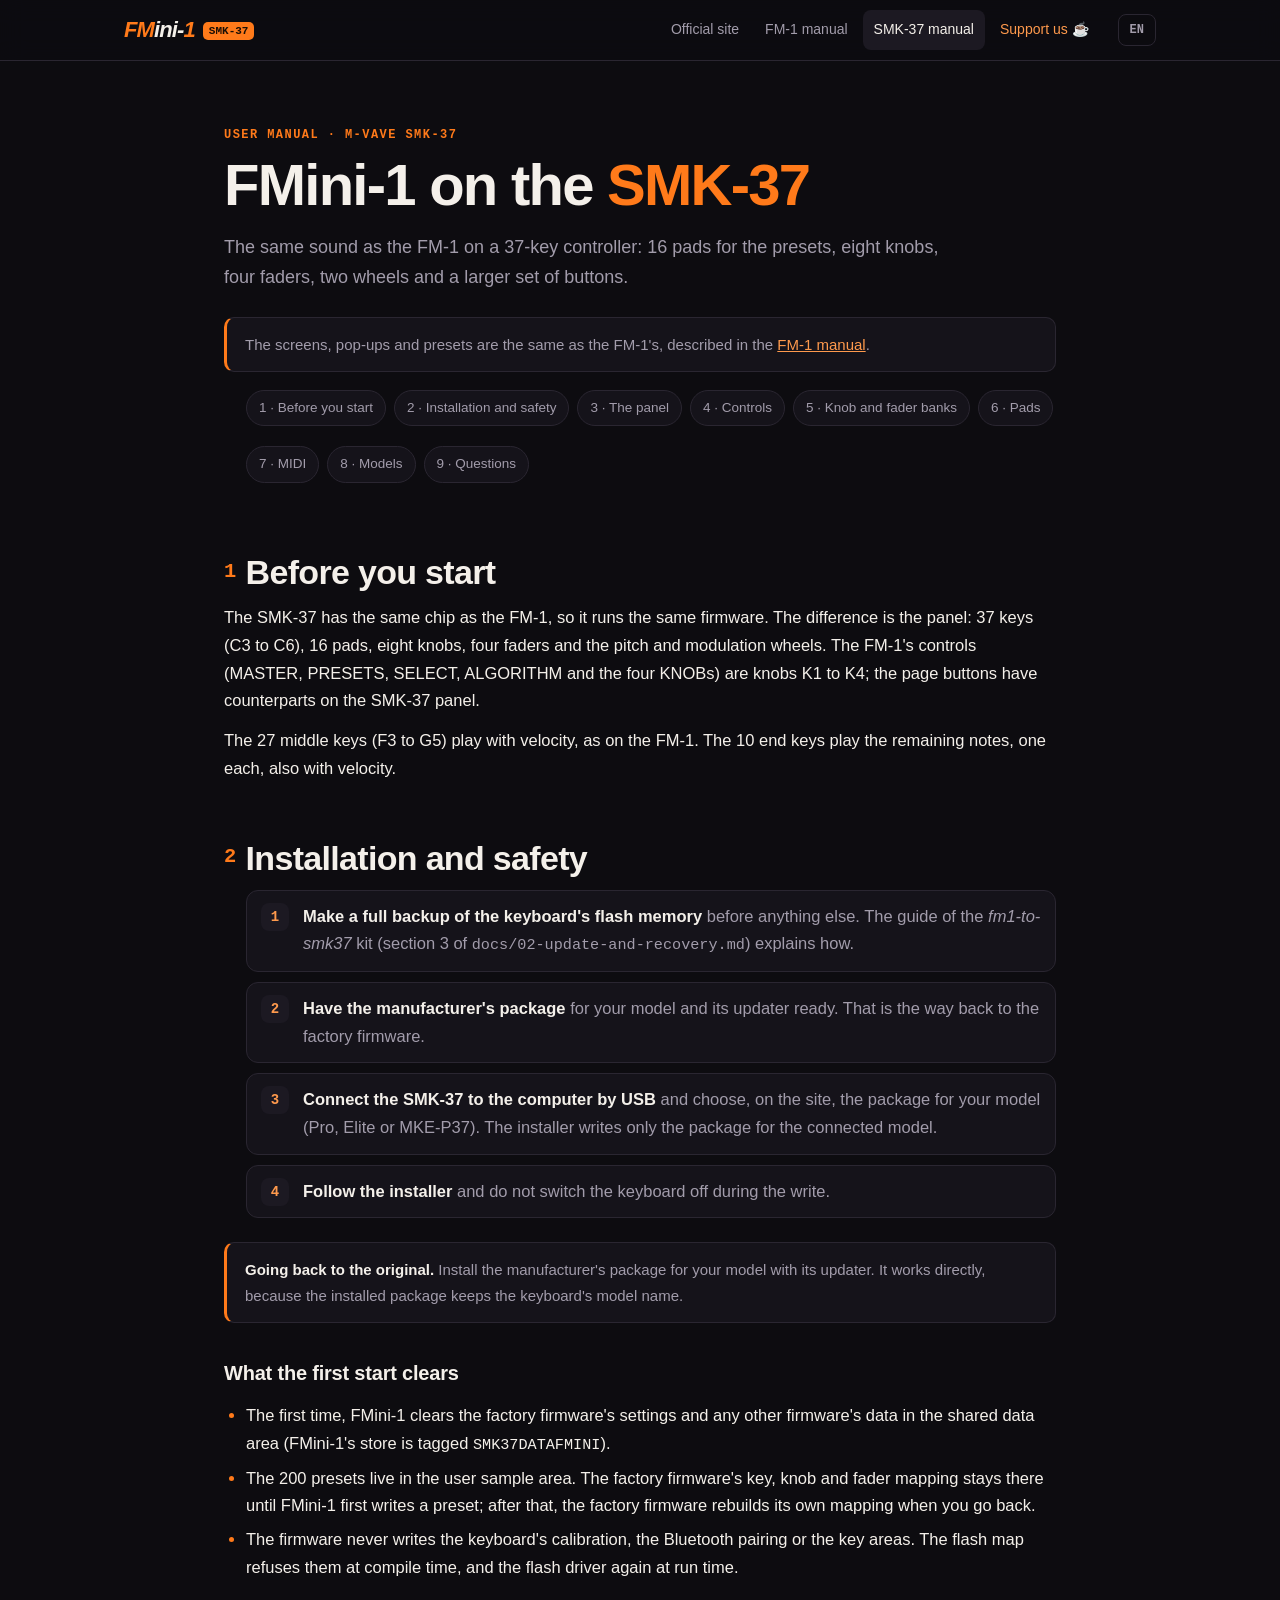
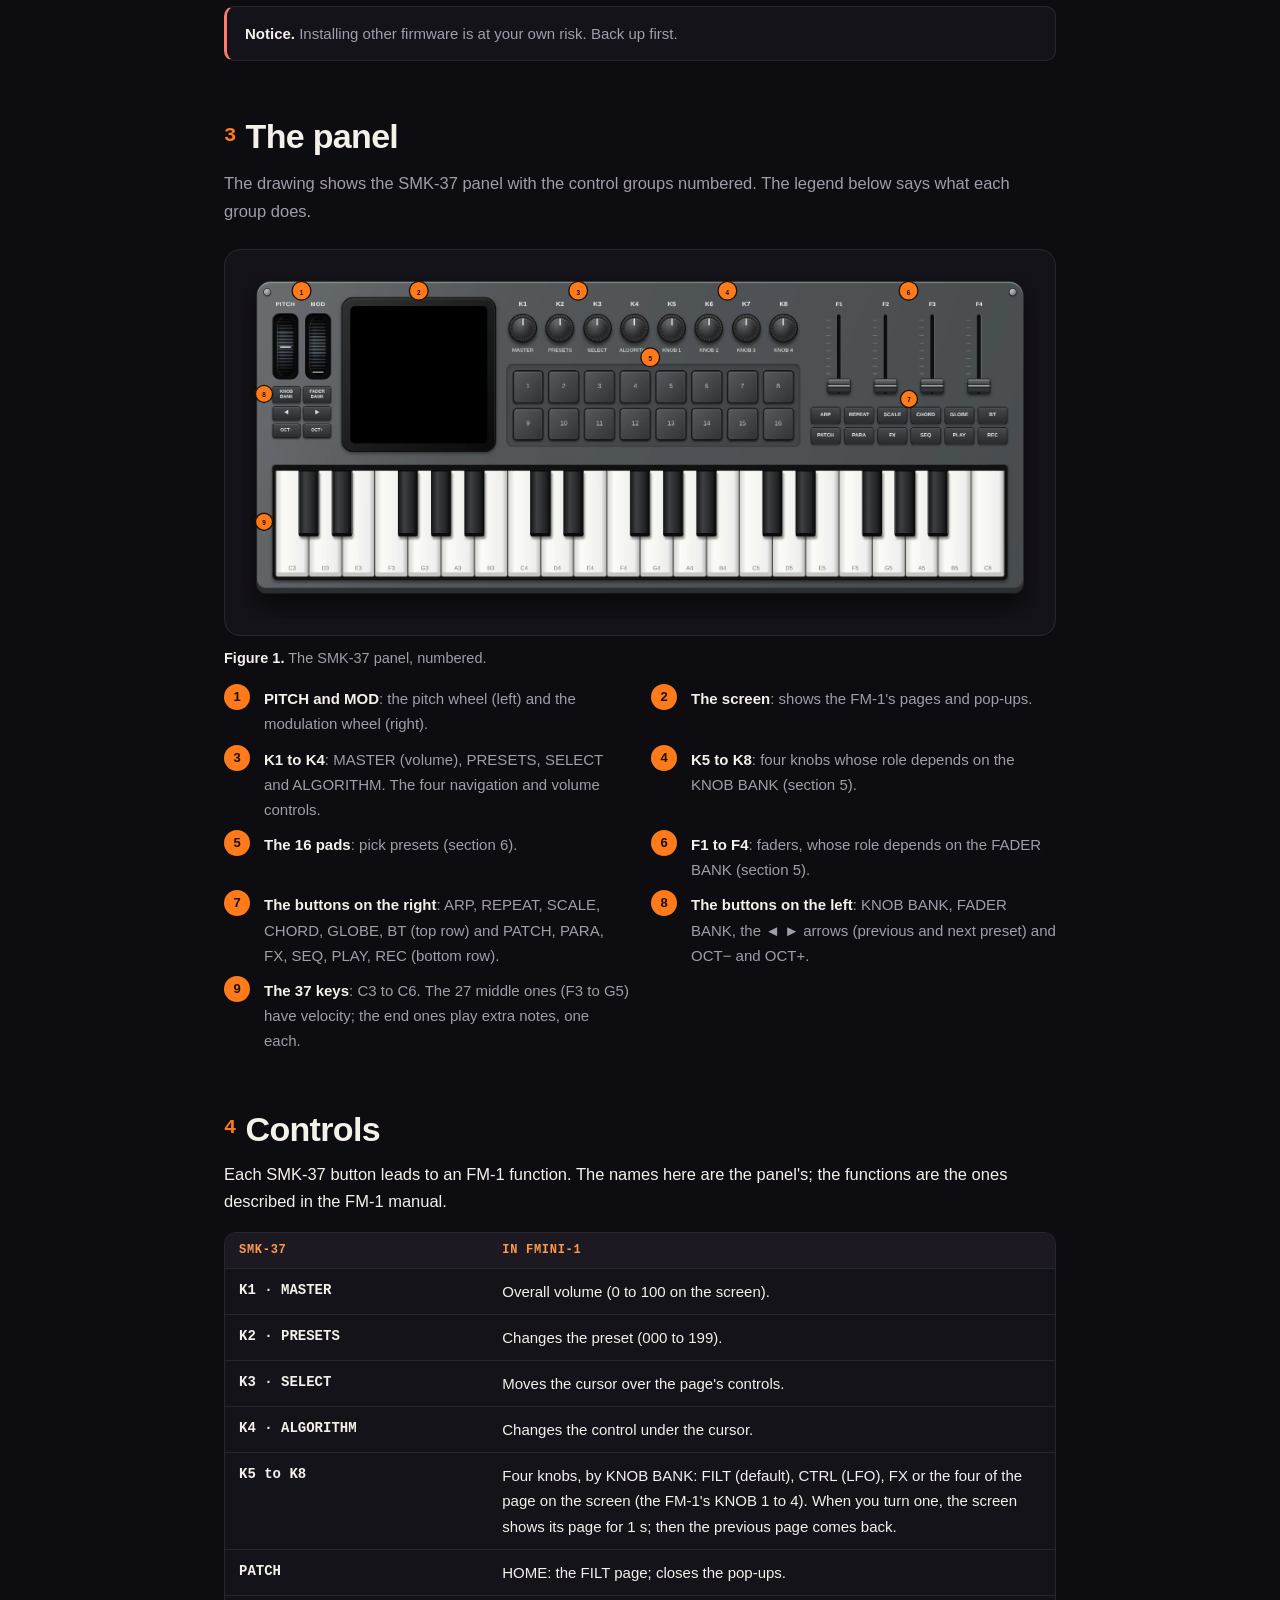
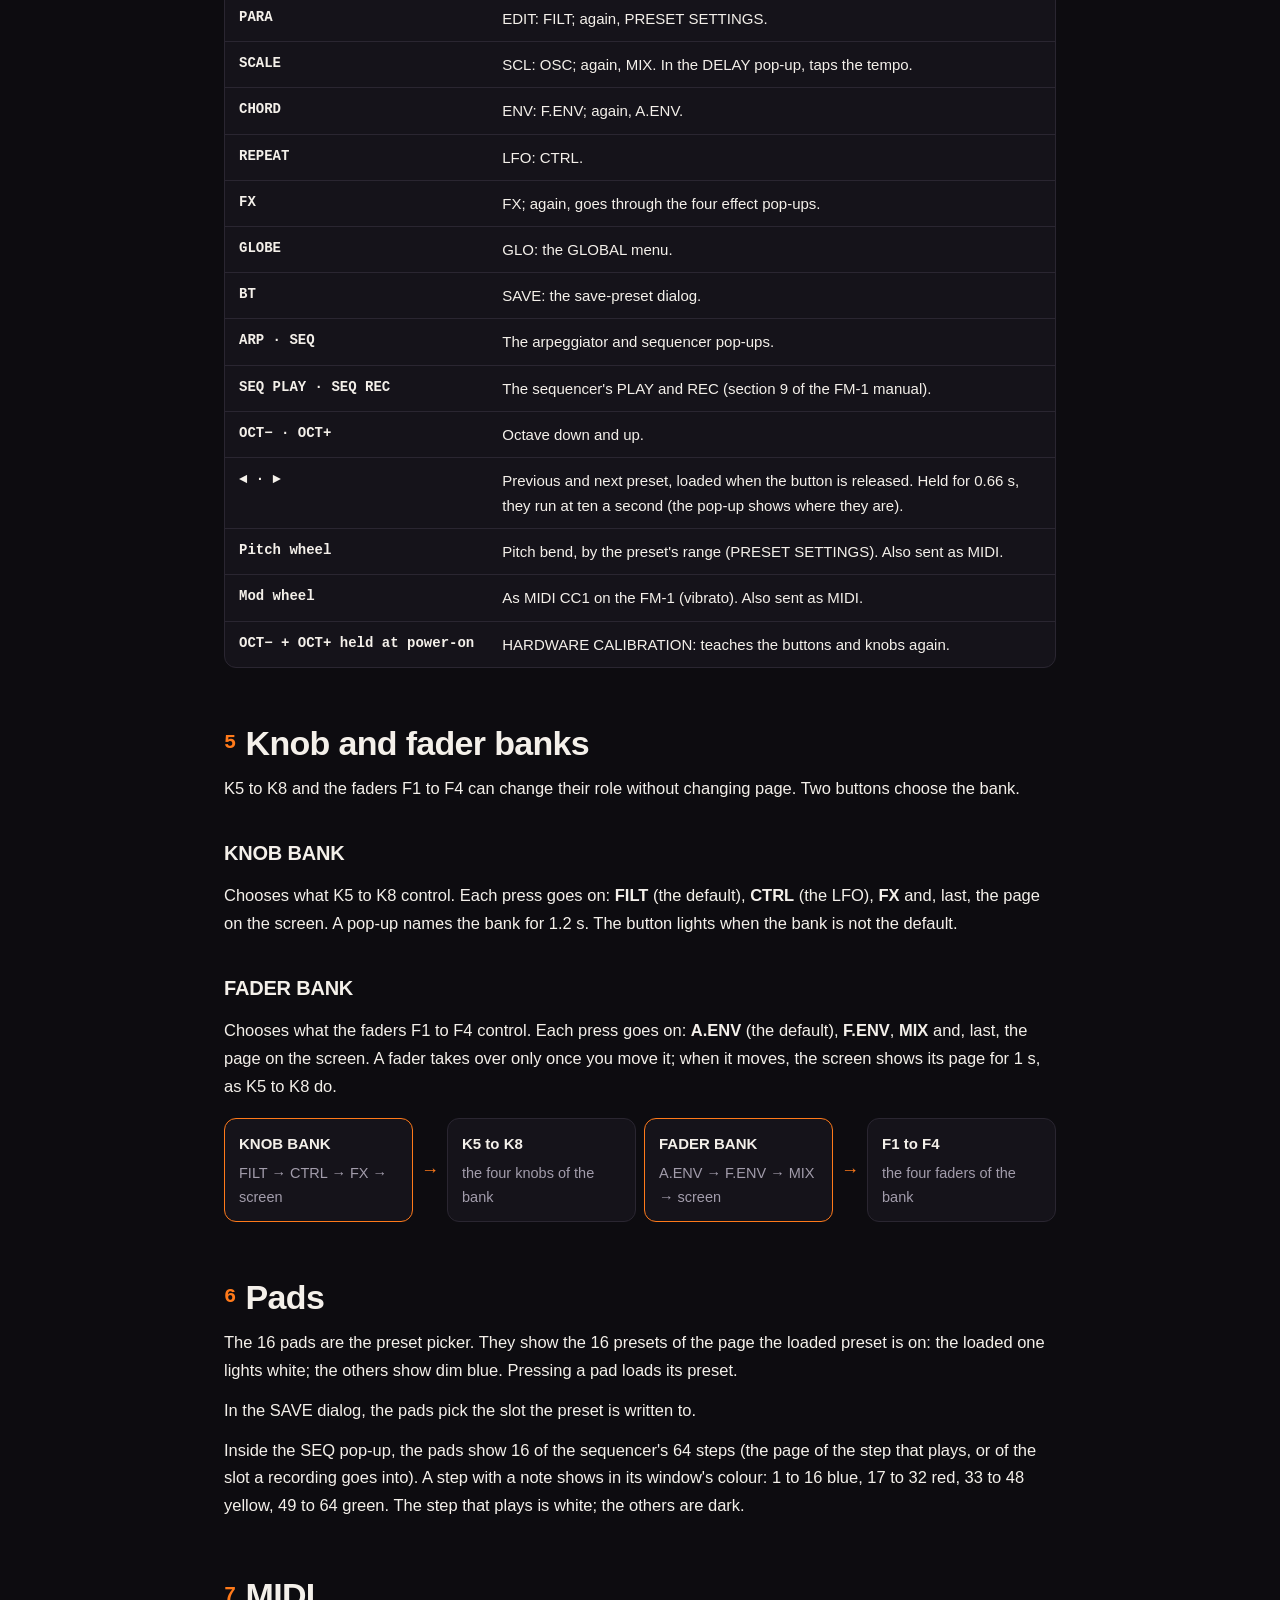
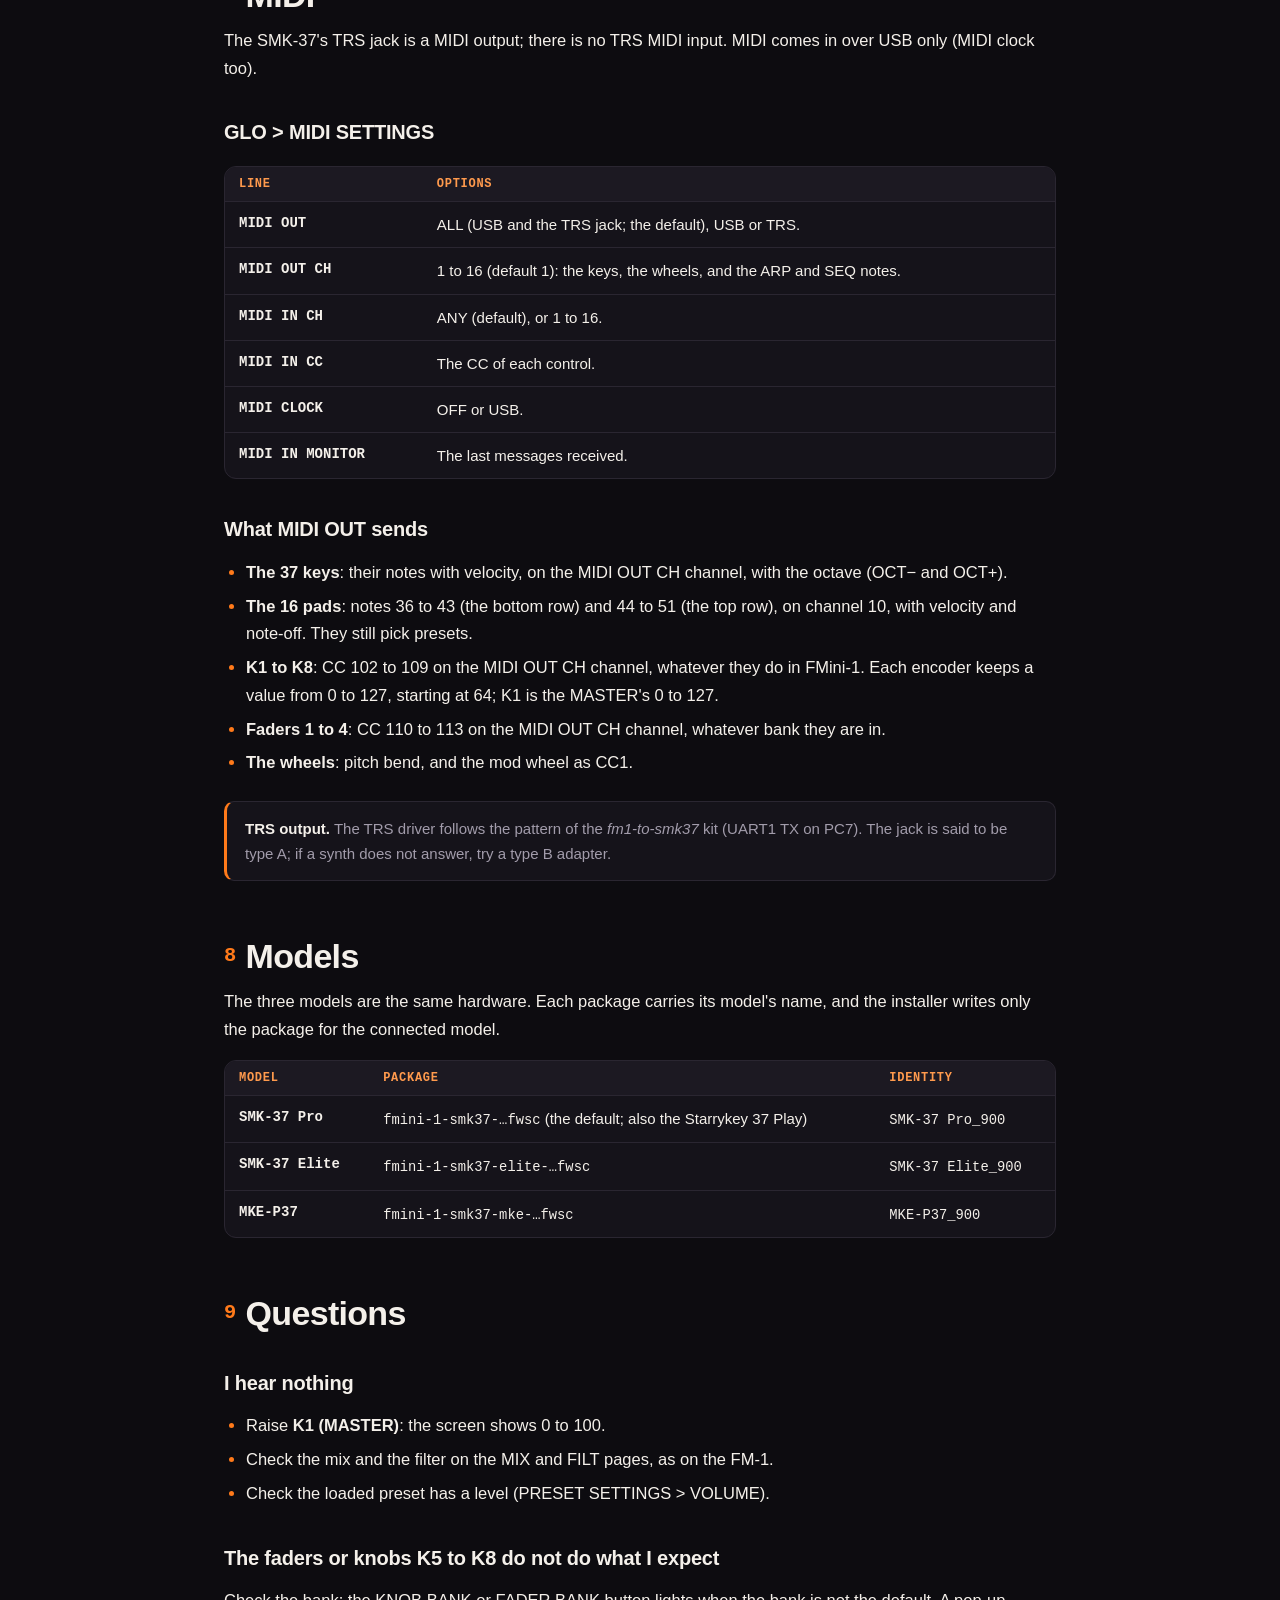
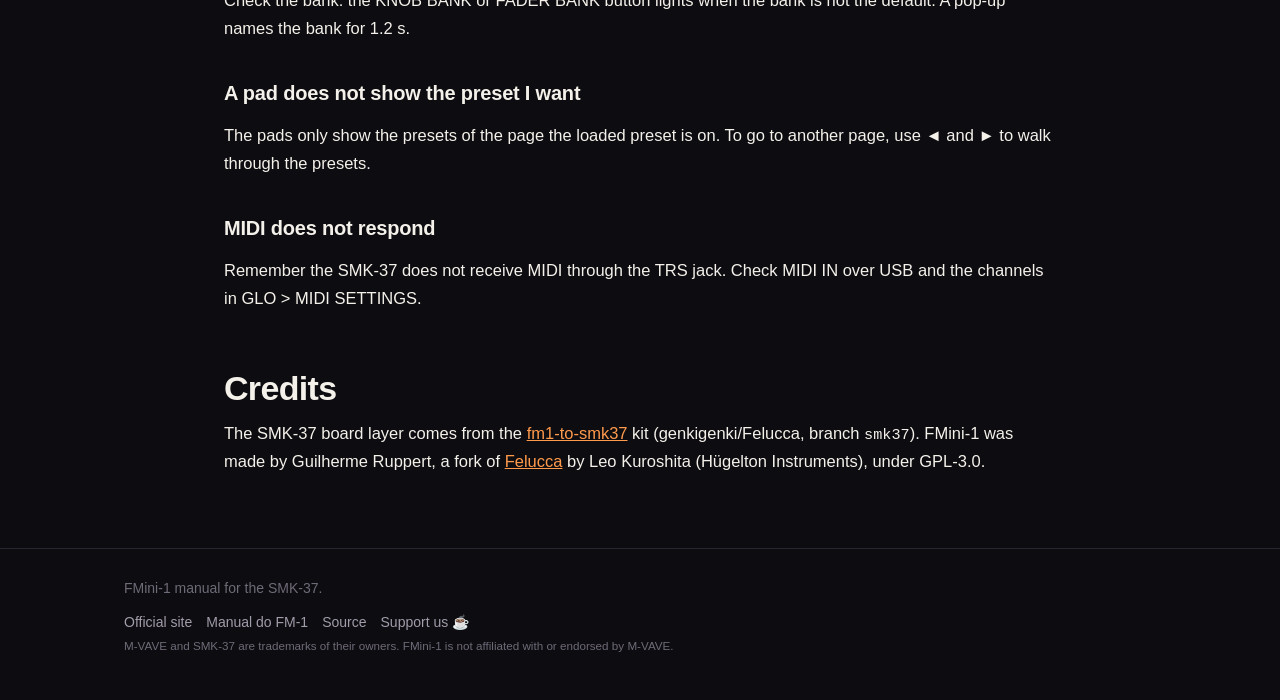
<file: docs/manual/smk37/index.html>
<!doctype html>
<!-- SPDX-License-Identifier: GPL-3.0-only
     FMini-1 user manual, SMK-37 (the site's look; the emulator's top bar) -->
<html lang="pt-BR" class="lang-pt" data-title-pt="Manual do SMK-37 — FMini-1" data-title-en="SMK-37 manual — FMini-1">
<head>
<meta charset="utf-8">
<meta name="viewport" content="width=device-width, initial-scale=1">
<meta name="color-scheme" content="dark">
<meta name="description" content="FMini-1 user manual for the M-VAVE SMK-37 (Pro, Elite and MKE-P37): the panel, the 16 pads, the knob and fader banks, MIDI, installation and the safety notes.">
<title>Manual do SMK-37 — FMini-1</title>
<link rel="stylesheet" href="../manual.css">
</head>
<body>

<header class="nav">
  <div class="wrap">
    <a class="brand" href="../../" aria-label="FMini-1"><i>FM</i>ini-<i>1</i><small>SMK-37</small></a>
    <nav>
      <a href="../../" data-l="pt">Site oficial</a><a href="../../" data-l="en">Official site</a>
      <a href="../fm1/" class="hide-s">FM-1 <span data-l="pt">manual</span><span data-l="en">manual</span></a>
      <a href="../smk37/" class="cur hide-s">SMK-37 <span data-l="pt">manual</span><span data-l="en">manual</span></a>
      <a href="https://ko-fi.com/ruppert" class="donate" target="_blank" rel="noopener"><span data-l="pt">Apoiar ☕</span><span data-l="en">Support us ☕</span></a>
    </nav>
    <button class="lang" id="lang" type="button"></button>
  </div>
</header>

<main>
<div class="doc hero">
  <p class="kick" data-l="pt">Manual do usuário · M-VAVE SMK-37</p>
  <p class="kick" data-l="en">User manual · M-VAVE SMK-37</p>
  <h1 data-l="pt">FMini-1 no <span>SMK-37</span></h1>
  <h1 data-l="en">FMini-1 on the <span>SMK-37</span></h1>
  <p class="lead" data-l="pt">O mesmo som do FM-1 num controlador de 37 teclas: 16 pads para os presets, oito knobs, quatro faders, duas rodas e um conjunto maior de botões.</p>
  <p class="lead" data-l="en">The same sound as the FM-1 on a 37-key controller: 16 pads for the presets, eight knobs, four faders, two wheels and a larger set of buttons.</p>
  <div class="note" data-l="pt">As telas, os pop-ups e os presets são os mesmos do FM-1, descritos no <a href="../fm1/">manual do FM-1</a>.</div>
  <div class="note" data-l="en">The screens, pop-ups and presets are the same as the FM-1's, described in the <a href="../fm1/">FM-1 manual</a>.</div>
  <ul class="toc">
    <li><a href="#inicio">1 · <span data-l="pt">Antes de começar</span><span data-l="en">Before you start</span></a></li>
    <li><a href="#instalar">2 · <span data-l="pt">Instalação e segurança</span><span data-l="en">Installation and safety</span></a></li>
    <li><a href="#painel">3 · <span data-l="pt">O painel</span><span data-l="en">The panel</span></a></li>
    <li><a href="#controles">4 · <span data-l="pt">Controles</span><span data-l="en">Controls</span></a></li>
    <li><a href="#bancos">5 · <span data-l="pt">Bancos de knobs e faders</span><span data-l="en">Knob and fader banks</span></a></li>
    <li><a href="#pads">6 · Pads</a></li>
    <li><a href="#midi">7 · MIDI</a></li>
    <li><a href="#modelos">8 · <span data-l="pt">Modelos</span><span data-l="en">Models</span></a></li>
    <li><a href="#duvidas">9 · <span data-l="pt">Dúvidas</span><span data-l="en">Questions</span></a></li>
  </ul>
</div>

<div class="doc">

<section class="sec" id="inicio">
  <h2><span class="n">1</span><span data-l="pt">Antes de começar</span><span data-l="en">Before you start</span></h2>
  <div data-l="pt">
    <p class="intro">O SMK-37 tem o mesmo chip do FM-1, e por isso roda o mesmo firmware. A diferença está no painel: 37 teclas (C3 a C6), 16 pads, oito knobs, quatro faders e as rodas de pitch e modulação. Os controles do FM-1 (MASTER, PRESETS, SELECT, ALGORITHM e os quatro KNOB) estão nos knobs K1 a K4; os botões de página têm equivalentes no painel do SMK-37.</p>
    <p>Os 27 teclas centrais (F3 a G5) tocam com velocidade, como no FM-1. As 10 teclas das pontas tocam as notas que faltam, uma a uma, também com velocidade.</p>
  </div>
  <div data-l="en">
    <p class="intro">The SMK-37 has the same chip as the FM-1, so it runs the same firmware. The difference is the panel: 37 keys (C3 to C6), 16 pads, eight knobs, four faders and the pitch and modulation wheels. The FM-1's controls (MASTER, PRESETS, SELECT, ALGORITHM and the four KNOBs) are knobs K1 to K4; the page buttons have counterparts on the SMK-37 panel.</p>
    <p>The 27 middle keys (F3 to G5) play with velocity, as on the FM-1. The 10 end keys play the remaining notes, one each, also with velocity.</p>
  </div>
</section>

<section class="sec" id="instalar">
  <h2><span class="n">2</span><span data-l="pt">Instalação e segurança</span><span data-l="en">Installation and safety</span></h2>
  <div data-l="pt">
    <ol class="steps">
      <li><b>Faça um backup completo da memória flash</b> do teclado antes de qualquer coisa. O guia do kit <i>fm1-to-smk37</i> (seção 3 de <code>docs/02-update-and-recovery.md</code>) explica como.</li>
      <li><b>Tenha à mão o pacote do fabricante</b> para o seu modelo e o atualizador dele. É o caminho de volta ao firmware de fábrica.</li>
      <li><b>Conecte o SMK-37 ao computador por USB</b> e escolha, no site, o pacote do seu modelo (Pro, Elite ou MKE-P37). O instalador só grava o pacote do modelo conectado.</li>
      <li><b>Siga o instalador</b> e não desligue o teclado durante a gravação.</li>
    </ol>
    <div class="note"><strong>Voltar ao original.</strong> Instale o pacote do fabricante para o seu modelo com o atualizador dele. Ele funciona direto, porque o pacote instalado mantém o nome do modelo do teclado.</div>
    <h3>O que o primeiro início apaga</h3>
    <ul>
      <li>Na primeira vez, o FMini-1 apaga as configurações do firmware de fábrica e os dados de outros firmwares na área de dados compartilhada (o FMini-1 se marca como <code>SMK37DATAFMINI</code>).</li>
      <li>Os 200 presets ficam na área de amostras do usuário. O mapeamento de teclas, knobs e faders do firmware de fábrica fica lá até o FMini-1 gravar o primeiro preset; depois disso, o firmware de fábrica refaz o mapeamento dele ao voltar.</li>
      <li>O firmware nunca escreve a calibração do teclado, o pareamento Bluetooth nem as áreas de chaves. Essas áreas estão protegidas na compilação e no driver de flash.</li>
    </ul>
    <div class="note warn"><strong>Aviso.</strong> Instalar outro firmware é por sua conta e risco. Faça o backup antes.</div>
  </div>
  <div data-l="en">
    <ol class="steps">
      <li><b>Make a full backup of the keyboard's flash memory</b> before anything else. The guide of the <i>fm1-to-smk37</i> kit (section 3 of <code>docs/02-update-and-recovery.md</code>) explains how.</li>
      <li><b>Have the manufacturer's package</b> for your model and its updater ready. That is the way back to the factory firmware.</li>
      <li><b>Connect the SMK-37 to the computer by USB</b> and choose, on the site, the package for your model (Pro, Elite or MKE-P37). The installer writes only the package for the connected model.</li>
      <li><b>Follow the installer</b> and do not switch the keyboard off during the write.</li>
    </ol>
    <div class="note"><strong>Going back to the original.</strong> Install the manufacturer's package for your model with its updater. It works directly, because the installed package keeps the keyboard's model name.</div>
    <h3>What the first start clears</h3>
    <ul>
      <li>The first time, FMini-1 clears the factory firmware's settings and any other firmware's data in the shared data area (FMini-1's store is tagged <code>SMK37DATAFMINI</code>).</li>
      <li>The 200 presets live in the user sample area. The factory firmware's key, knob and fader mapping stays there until FMini-1 first writes a preset; after that, the factory firmware rebuilds its own mapping when you go back.</li>
      <li>The firmware never writes the keyboard's calibration, the Bluetooth pairing or the key areas. The flash map refuses them at compile time, and the flash driver again at run time.</li>
    </ul>
    <div class="note warn"><strong>Notice.</strong> Installing other firmware is at your own risk. Back up first.</div>
  </div>
</section>

<section class="sec" id="painel">
  <h2><span class="n">3</span><span data-l="pt">O painel</span><span data-l="en">The panel</span></h2>
  <p class="intro" data-l="pt">O desenho mostra o painel do SMK-37 com os números dos grupos de controles. A legenda abaixo diz o que cada grupo faz.</p>
  <p class="intro" data-l="en">The drawing shows the SMK-37 panel with the control groups numbered. The legend below says what each group does.</p>
  <figure>
    <div class="frame">
      <img src="../img/smk37-device.webp" alt="M-VAVE SMK-37 panel" width="1872" height="827">
      <svg class="ov" viewBox="0 0 1872 827" aria-hidden="true">
        <g fill="#ff7a1a" stroke="#1a0e05" stroke-width="3">
          <circle cx="142" cy="58" r="22"/><circle cx="417" cy="58" r="22"/><circle cx="791" cy="58" r="22"/>
          <circle cx="1141" cy="58" r="22"/><circle cx="960" cy="214" r="22"/><circle cx="1566" cy="58" r="22"/>
          <circle cx="1567" cy="312" r="20"/><circle cx="54" cy="300" r="20"/><circle cx="54" cy="600" r="20"/>
        </g>
        <g fill="#1a0e05" font-family="Inter, Helvetica, Arial, sans-serif" font-weight="800" font-size="24" text-anchor="middle">
          <text x="142" y="67">1</text><text x="417" y="67">2</text><text x="791" y="67">3</text>
          <text x="1141" y="67">4</text><text x="960" y="223">5</text><text x="1566" y="67">6</text>
          <text x="1567" y="320">7</text><text x="54" y="308">8</text><text x="54" y="608">9</text>
        </g>
      </svg>
    </div>
    <figcaption><b data-l="pt">Figura 1.</b><b data-l="en">Figure 1.</b> <span data-l="pt">O painel do SMK-37, numerado.</span><span data-l="en">The SMK-37 panel, numbered.</span></figcaption>
  </figure>
  <div data-l="pt">
    <ol class="legend">
      <li><b>PITCH e MOD</b>: a roda de pitch (à esquerda) e a de modulação (à direita).</li>
      <li><b>A tela</b>: mostra as páginas e os pop-ups do FM-1.</li>
      <li><b>K1 a K4</b>: MASTER (volume), PRESETS, SELECT e ALGORITHM. São os quatro controles de navegação e de volume.</li>
      <li><b>K5 a K8</b>: quatro knobs, cujo papel depende do banco de KNOB BANK (seção 5).</li>
      <li><b>Os 16 pads</b>: escolhem presets (seção 6).</li>
      <li><b>F1 a F4</b>: faders, cujo papel depende do banco de FADER BANK (seção 5).</li>
      <li><b>Os botões da direita</b>: ARP, REPEAT, SCALE, CHORD, GLOBE, BT (linha de cima) e PATCH, PARA, FX, SEQ, PLAY, REC (linha de baixo).</li>
      <li><b>Os botões da esquerda</b>: KNOB BANK, FADER BANK, as setas ◄ ► (preset anterior e próximo) e OCT− e OCT+.</li>
      <li><b>As 37 teclas</b>: C3 a C6. As 27 centrais (F3 a G5) têm velocidade; as das pontas tocam notas extras, uma a uma.</li>
    </ol>
  </div>
  <div data-l="en">
    <ol class="legend">
      <li><b>PITCH and MOD</b>: the pitch wheel (left) and the modulation wheel (right).</li>
      <li><b>The screen</b>: shows the FM-1's pages and pop-ups.</li>
      <li><b>K1 to K4</b>: MASTER (volume), PRESETS, SELECT and ALGORITHM. The four navigation and volume controls.</li>
      <li><b>K5 to K8</b>: four knobs whose role depends on the KNOB BANK (section 5).</li>
      <li><b>The 16 pads</b>: pick presets (section 6).</li>
      <li><b>F1 to F4</b>: faders, whose role depends on the FADER BANK (section 5).</li>
      <li><b>The buttons on the right</b>: ARP, REPEAT, SCALE, CHORD, GLOBE, BT (top row) and PATCH, PARA, FX, SEQ, PLAY, REC (bottom row).</li>
      <li><b>The buttons on the left</b>: KNOB BANK, FADER BANK, the ◄ ► arrows (previous and next preset) and OCT− and OCT+.</li>
      <li><b>The 37 keys</b>: C3 to C6. The 27 middle ones (F3 to G5) have velocity; the end ones play extra notes, one each.</li>
    </ol>
  </div>
</section>

<section class="sec" id="controles">
  <h2><span class="n">4</span><span data-l="pt">Controles</span><span data-l="en">Controls</span></h2>
  <div data-l="pt">
    <p class="intro">Cada botão do SMK-37 leva a uma função do FM-1. Os nomes de cá são os do painel; as funções são as descritas no manual do FM-1.</p>
    <div class="tbl-wrap"><table class="tbl">
      <tr><th>SMK-37</th><th>No FMini-1</th></tr>
      <tr><td class="k">K1 · MASTER</td><td>Volume geral (0 a 100 na tela).</td></tr>
      <tr><td class="k">K2 · PRESETS</td><td>Troca o preset (000 a 199).</td></tr>
      <tr><td class="k">K3 · SELECT</td><td>Move o cursor pelos controles da página.</td></tr>
      <tr><td class="k">K4 · ALGORITHM</td><td>Muda o controle sob o cursor.</td></tr>
      <tr><td class="k">K5 a K8</td><td>Quatro knobs, por KNOB BANK: FILT (padrão), CTRL (LFO), FX ou os quatro da página na tela (os KNOB 1 a 4 do FM-1). Ao girar, a tela mostra a página deles por 1 s; depois volta a página anterior.</td></tr>
      <tr><td class="k">PATCH</td><td>HOME: a página FILT; fecha os pop-ups.</td></tr>
      <tr><td class="k">PARA</td><td>EDIT: FILT; de novo, PRESET SETTINGS.</td></tr>
      <tr><td class="k">SCALE</td><td>SCL: OSC; de novo, MIX. No pop-up de DELAY, toca o tempo.</td></tr>
      <tr><td class="k">CHORD</td><td>ENV: F.ENV; de novo, A.ENV.</td></tr>
      <tr><td class="k">REPEAT</td><td>LFO: CTRL.</td></tr>
      <tr><td class="k">FX</td><td>FX; de novo, percorre os quatro pop-ups de efeito.</td></tr>
      <tr><td class="k">GLOBE</td><td>GLO: o menu GLOBAL.</td></tr>
      <tr><td class="k">BT</td><td>SAVE: o diálogo de salvar o preset.</td></tr>
      <tr><td class="k">ARP · SEQ</td><td>Os pop-ups do arpejador e do sequenciador.</td></tr>
      <tr><td class="k">SEQ PLAY · SEQ REC</td><td>PLAY e REC do sequenciador (seção 9 do manual do FM-1).</td></tr>
      <tr><td class="k">OCT− · OCT+</td><td>Oitava para baixo e para cima.</td></tr>
      <tr><td class="k">◄ · ►</td><td>Preset anterior e próximo, carregados ao soltar o botão. Segurados por 0,66 s, percorrem dez por segundo (o pop-up mostra onde estão).</td></tr>
      <tr><td class="k">Roda de pitch</td><td>Pitch bend, pelo alcance do preset (PRESET SETTINGS). Também sai como MIDI.</td></tr>
      <tr><td class="k">Roda de modulação</td><td>Como CC1 no FM-1 (o vibrato). Também sai como MIDI.</td></tr>
      <tr><td class="k">OCT− + OCT+ ligados na energização</td><td>HARDWARE CALIBRATION: ensina os botões e os knobs de novo.</td></tr>
    </table></div>
  </div>
  <div data-l="en">
    <p class="intro">Each SMK-37 button leads to an FM-1 function. The names here are the panel's; the functions are the ones described in the FM-1 manual.</p>
    <div class="tbl-wrap"><table class="tbl">
      <tr><th>SMK-37</th><th>In FMini-1</th></tr>
      <tr><td class="k">K1 · MASTER</td><td>Overall volume (0 to 100 on the screen).</td></tr>
      <tr><td class="k">K2 · PRESETS</td><td>Changes the preset (000 to 199).</td></tr>
      <tr><td class="k">K3 · SELECT</td><td>Moves the cursor over the page's controls.</td></tr>
      <tr><td class="k">K4 · ALGORITHM</td><td>Changes the control under the cursor.</td></tr>
      <tr><td class="k">K5 to K8</td><td>Four knobs, by KNOB BANK: FILT (default), CTRL (LFO), FX or the four of the page on the screen (the FM-1's KNOB 1 to 4). When you turn one, the screen shows its page for 1 s; then the previous page comes back.</td></tr>
      <tr><td class="k">PATCH</td><td>HOME: the FILT page; closes the pop-ups.</td></tr>
      <tr><td class="k">PARA</td><td>EDIT: FILT; again, PRESET SETTINGS.</td></tr>
      <tr><td class="k">SCALE</td><td>SCL: OSC; again, MIX. In the DELAY pop-up, taps the tempo.</td></tr>
      <tr><td class="k">CHORD</td><td>ENV: F.ENV; again, A.ENV.</td></tr>
      <tr><td class="k">REPEAT</td><td>LFO: CTRL.</td></tr>
      <tr><td class="k">FX</td><td>FX; again, goes through the four effect pop-ups.</td></tr>
      <tr><td class="k">GLOBE</td><td>GLO: the GLOBAL menu.</td></tr>
      <tr><td class="k">BT</td><td>SAVE: the save-preset dialog.</td></tr>
      <tr><td class="k">ARP · SEQ</td><td>The arpeggiator and sequencer pop-ups.</td></tr>
      <tr><td class="k">SEQ PLAY · SEQ REC</td><td>The sequencer's PLAY and REC (section 9 of the FM-1 manual).</td></tr>
      <tr><td class="k">OCT− · OCT+</td><td>Octave down and up.</td></tr>
      <tr><td class="k">◄ · ►</td><td>Previous and next preset, loaded when the button is released. Held for 0.66 s, they run at ten a second (the pop-up shows where they are).</td></tr>
      <tr><td class="k">Pitch wheel</td><td>Pitch bend, by the preset's range (PRESET SETTINGS). Also sent as MIDI.</td></tr>
      <tr><td class="k">Mod wheel</td><td>As MIDI CC1 on the FM-1 (vibrato). Also sent as MIDI.</td></tr>
      <tr><td class="k">OCT− + OCT+ held at power-on</td><td>HARDWARE CALIBRATION: teaches the buttons and knobs again.</td></tr>
    </table></div>
  </div>
</section>

<section class="sec" id="bancos">
  <h2><span class="n">5</span><span data-l="pt">Bancos de knobs e faders</span><span data-l="en">Knob and fader banks</span></h2>
  <div data-l="pt">
    <p class="intro">K5 a K8 e os faders F1 a F4 podem mudar de função sem trocar de página. Dois botões escolhem o banco.</p>
    <h3>KNOB BANK</h3>
    <p>Escolhe o que K5 a K8 controlam. Cada aperto avança: <b>FILT</b> (o padrão), <b>CTRL</b> (o LFO), <b>FX</b> e, por último, a página que está na tela. Um pop-up mostra o banco escolhido por 1,2 s. A luz do botão acende quando o banco não é o padrão.</p>
    <h3>FADER BANK</h3>
    <p>Escolhe o que os faders F1 a F4 controlam. Cada aperto avança: <b>A.ENV</b> (o padrão), <b>F.ENV</b>, <b>MIX</b> e, por último, a página da tela. Um fader só assume quando você o move; ao mexer, a tela mostra a página dele por 1 s, como nos K5 a K8.</p>
    <div class="flow">
      <div class="box hl"><b>KNOB BANK</b>FILT → CTRL → FX → tela</div><div class="arr">→</div>
      <div class="box"><b>K5 a K8</b>os quatro knobs do banco</div>
      <div class="box hl"><b>FADER BANK</b>A.ENV → F.ENV → MIX → tela</div><div class="arr">→</div>
      <div class="box"><b>F1 a F4</b>os quatro faders do banco</div>
    </div>
  </div>
  <div data-l="en">
    <p class="intro">K5 to K8 and the faders F1 to F4 can change their role without changing page. Two buttons choose the bank.</p>
    <h3>KNOB BANK</h3>
    <p>Chooses what K5 to K8 control. Each press goes on: <b>FILT</b> (the default), <b>CTRL</b> (the LFO), <b>FX</b> and, last, the page on the screen. A pop-up names the bank for 1.2 s. The button lights when the bank is not the default.</p>
    <h3>FADER BANK</h3>
    <p>Chooses what the faders F1 to F4 control. Each press goes on: <b>A.ENV</b> (the default), <b>F.ENV</b>, <b>MIX</b> and, last, the page on the screen. A fader takes over only once you move it; when it moves, the screen shows its page for 1 s, as K5 to K8 do.</p>
    <div class="flow">
      <div class="box hl"><b>KNOB BANK</b>FILT → CTRL → FX → screen</div><div class="arr">→</div>
      <div class="box"><b>K5 to K8</b>the four knobs of the bank</div>
      <div class="box hl"><b>FADER BANK</b>A.ENV → F.ENV → MIX → screen</div><div class="arr">→</div>
      <div class="box"><b>F1 to F4</b>the four faders of the bank</div>
    </div>
  </div>
</section>

<section class="sec" id="pads">
  <h2><span class="n">6</span>Pads</h2>
  <div data-l="pt">
    <p class="intro">Os 16 pads são o seletor de presets. Eles mostram os 16 presets da página em que está o preset carregado: o carregado acende em branco; os outros, em azul apagado. Apertar um pad carrega o preset dele.</p>
    <p>No diálogo de SAVE, os pads escolhem o slot em que o preset será gravado.</p>
    <p>Dentro do pop-up de SEQ, os pads mostram 16 dos 64 passos do sequenciador (a página do passo que toca, ou a do slot em que uma gravação entra). Um passo com nota aparece na cor da sua faixa: 1 a 16 em azul, 17 a 32 em vermelho, 33 a 48 em amarelo, 49 a 64 em verde. O passo que está tocando fica branco; os outros, apagados.</p>
  </div>
  <div data-l="en">
    <p class="intro">The 16 pads are the preset picker. They show the 16 presets of the page the loaded preset is on: the loaded one lights white; the others show dim blue. Pressing a pad loads its preset.</p>
    <p>In the SAVE dialog, the pads pick the slot the preset is written to.</p>
    <p>Inside the SEQ pop-up, the pads show 16 of the sequencer's 64 steps (the page of the step that plays, or of the slot a recording goes into). A step with a note shows in its window's colour: 1 to 16 blue, 17 to 32 red, 33 to 48 yellow, 49 to 64 green. The step that plays is white; the others are dark.</p>
  </div>
</section>

<section class="sec" id="midi">
  <h2><span class="n">7</span>MIDI</h2>
  <div data-l="pt">
    <p class="intro">A entrada TRS do SMK-37 é uma saída de MIDI; não há entrada MIDI pelo TRS. O MIDI entra só pela USB (e o clock MIDI também).</p>
    <h3>GLO &gt; MIDI SETTINGS</h3>
    <div class="tbl-wrap"><table class="tbl">
      <tr><th>Linha</th><th>Opções</th></tr>
      <tr><td class="k">MIDI OUT</td><td>ALL (USB e a saída TRS; o padrão), USB ou TRS.</td></tr>
      <tr><td class="k">MIDI OUT CH</td><td>1 a 16 (padrão 1): as teclas, as rodas e as notas do ARP e do SEQ.</td></tr>
      <tr><td class="k">MIDI IN CH</td><td>ANY (padrão), ou 1 a 16.</td></tr>
      <tr><td class="k">MIDI IN CC</td><td>O CC de cada controle.</td></tr>
      <tr><td class="k">MIDI CLOCK</td><td>OFF ou USB.</td></tr>
      <tr><td class="k">MIDI IN MONITOR</td><td>As últimas mensagens recebidas.</td></tr>
    </table></div>
    <h3>O que sai pelo MIDI OUT</h3>
    <ul>
      <li><b>As 37 teclas</b>: as notas com velocidade, no canal de MIDI OUT CH, com a oitava (OCT− e OCT+).</li>
      <li><b>Os 16 pads</b>: as notas 36 a 43 (fileira de baixo) e 44 a 51 (fileira de cima), no canal 10, com velocidade e note-off. Eles continuam escolhendo presets.</li>
      <li><b>K1 a K8</b>: CC 102 a 109 no canal de MIDI OUT CH, seja qual for a função deles no FMini-1. Cada encoder mantém um valor de 0 a 127, a partir de 64; o K1 é o 0 a 127 do MASTER.</li>
      <li><b>Os faders 1 a 4</b>: CC 110 a 113 no canal de MIDI OUT CH, seja qual for o banco.</li>
      <li><b>As rodas</b>: pitch bend, e o mod wheel como CC1.</li>
    </ul>
    <div class="note"><strong>Saída TRS.</strong> O driver da saída TRS segue o padrão do kit <i>fm1-to-smk37</i> (UART1 TX no PC7). Diz-se que o conector é do tipo A; se um sintetizador não responder, tente um adaptador do tipo B.</div>
  </div>
  <div data-l="en">
    <p class="intro">The SMK-37's TRS jack is a MIDI output; there is no TRS MIDI input. MIDI comes in over USB only (MIDI clock too).</p>
    <h3>GLO &gt; MIDI SETTINGS</h3>
    <div class="tbl-wrap"><table class="tbl">
      <tr><th>Line</th><th>Options</th></tr>
      <tr><td class="k">MIDI OUT</td><td>ALL (USB and the TRS jack; the default), USB or TRS.</td></tr>
      <tr><td class="k">MIDI OUT CH</td><td>1 to 16 (default 1): the keys, the wheels, and the ARP and SEQ notes.</td></tr>
      <tr><td class="k">MIDI IN CH</td><td>ANY (default), or 1 to 16.</td></tr>
      <tr><td class="k">MIDI IN CC</td><td>The CC of each control.</td></tr>
      <tr><td class="k">MIDI CLOCK</td><td>OFF or USB.</td></tr>
      <tr><td class="k">MIDI IN MONITOR</td><td>The last messages received.</td></tr>
    </table></div>
    <h3>What MIDI OUT sends</h3>
    <ul>
      <li><b>The 37 keys</b>: their notes with velocity, on the MIDI OUT CH channel, with the octave (OCT− and OCT+).</li>
      <li><b>The 16 pads</b>: notes 36 to 43 (the bottom row) and 44 to 51 (the top row), on channel 10, with velocity and note-off. They still pick presets.</li>
      <li><b>K1 to K8</b>: CC 102 to 109 on the MIDI OUT CH channel, whatever they do in FMini-1. Each encoder keeps a value from 0 to 127, starting at 64; K1 is the MASTER's 0 to 127.</li>
      <li><b>Faders 1 to 4</b>: CC 110 to 113 on the MIDI OUT CH channel, whatever bank they are in.</li>
      <li><b>The wheels</b>: pitch bend, and the mod wheel as CC1.</li>
    </ul>
    <div class="note"><strong>TRS output.</strong> The TRS driver follows the pattern of the <i>fm1-to-smk37</i> kit (UART1 TX on PC7). The jack is said to be type A; if a synth does not answer, try a type B adapter.</div>
  </div>
</section>

<section class="sec" id="modelos">
  <h2><span class="n">8</span><span data-l="pt">Modelos</span><span data-l="en">Models</span></h2>
  <div data-l="pt">
    <p class="intro">Os três modelos são o mesmo hardware. Cada pacote leva o nome do seu modelo, e o instalador só grava o pacote do modelo conectado.</p>
    <div class="tbl-wrap"><table class="tbl">
      <tr><th>Modelo</th><th>Pacote</th><th>Identidade</th></tr>
      <tr><td class="k">SMK-37 Pro</td><td><code>fmini-1-smk37-…fwsc</code> (o padrão; também o Starrykey 37 Play)</td><td><code>SMK-37 Pro_900</code></td></tr>
      <tr><td class="k">SMK-37 Elite</td><td><code>fmini-1-smk37-elite-…fwsc</code></td><td><code>SMK-37 Elite_900</code></td></tr>
      <tr><td class="k">MKE-P37</td><td><code>fmini-1-smk37-mke-…fwsc</code></td><td><code>MKE-P37_900</code></td></tr>
    </table></div>
  </div>
  <div data-l="en">
    <p class="intro">The three models are the same hardware. Each package carries its model's name, and the installer writes only the package for the connected model.</p>
    <div class="tbl-wrap"><table class="tbl">
      <tr><th>Model</th><th>Package</th><th>Identity</th></tr>
      <tr><td class="k">SMK-37 Pro</td><td><code>fmini-1-smk37-…fwsc</code> (the default; also the Starrykey 37 Play)</td><td><code>SMK-37 Pro_900</code></td></tr>
      <tr><td class="k">SMK-37 Elite</td><td><code>fmini-1-smk37-elite-…fwsc</code></td><td><code>SMK-37 Elite_900</code></td></tr>
      <tr><td class="k">MKE-P37</td><td><code>fmini-1-smk37-mke-…fwsc</code></td><td><code>MKE-P37_900</code></td></tr>
    </table></div>
  </div>
</section>

<section class="sec" id="duvidas">
  <h2><span class="n">9</span><span data-l="pt">Dúvidas</span><span data-l="en">Questions</span></h2>
  <div data-l="pt">
    <h3>Não ouço nada</h3>
    <ul>
      <li>Suba o <b>K1 (MASTER)</b>: a tela mostra 0 a 100.</li>
      <li>Confira a mixagem e o filtro na página MIX e FILT, como no FM-1.</li>
      <li>Veja se o preset carregado tem nível (PRESET SETTINGS &gt; VOLUME).</li>
    </ul>
    <h3>Os faders ou os knobs K5 a K8 não fazem o que eu espero</h3>
    <p>Confira o banco: o botão KNOB BANK ou FADER BANK acende quando o banco não é o padrão. Um pop-up mostra o banco escolhido por 1,2 s.</p>
    <h3>Um preset não sai na tela ao apertar um pad</h3>
    <p>Os pads só mostram os presets da página em que está o preset carregado. Se você quer outra página, use ◄ e ► para andar nos presets.</p>
    <h3>O MIDI não responde</h3>
    <p>Lembre que o SMK-37 não recebe MIDI pelo TRS. Confira o MIDI IN pela USB e os canais em GLO &gt; MIDI SETTINGS.</p>
  </div>
  <div data-l="en">
    <h3>I hear nothing</h3>
    <ul>
      <li>Raise <b>K1 (MASTER)</b>: the screen shows 0 to 100.</li>
      <li>Check the mix and the filter on the MIX and FILT pages, as on the FM-1.</li>
      <li>Check the loaded preset has a level (PRESET SETTINGS &gt; VOLUME).</li>
    </ul>
    <h3>The faders or knobs K5 to K8 do not do what I expect</h3>
    <p>Check the bank: the KNOB BANK or FADER BANK button lights when the bank is not the default. A pop-up names the bank for 1.2 s.</p>
    <h3>A pad does not show the preset I want</h3>
    <p>The pads only show the presets of the page the loaded preset is on. To go to another page, use ◄ and ► to walk through the presets.</p>
    <h3>MIDI does not respond</h3>
    <p>Remember the SMK-37 does not receive MIDI through the TRS jack. Check MIDI IN over USB and the channels in GLO &gt; MIDI SETTINGS.</p>
  </div>
</section>

<section class="sec" id="creditos">
  <h2><span data-l="pt">Créditos</span><span data-l="en">Credits</span></h2>
  <div data-l="pt"><p class="intro">A camada de placa do SMK-37 vem do kit <a href="https://github.com/genkigenki/fm1-to-smk37">fm1-to-smk37</a> (genkigenki/Felucca, ramo <code>smk37</code>). FMini-1 foi feito por Guilherme Ruppert, um fork do <a href="https://github.com/hugelton/Felucca">Felucca</a> de Leo Kuroshita (Hügelton Instruments), sob GPL-3.0.</p></div>
  <div data-l="en"><p class="intro">The SMK-37 board layer comes from the <a href="https://github.com/genkigenki/fm1-to-smk37">fm1-to-smk37</a> kit (genkigenki/Felucca, branch <code>smk37</code>). FMini-1 was made by Guilherme Ruppert, a fork of <a href="https://github.com/hugelton/Felucca">Felucca</a> by Leo Kuroshita (Hügelton Instruments), under GPL-3.0.</p></div>
</section>

</div>

<footer class="foot">
  <div class="wrap">
    <span data-l="pt">Manual do FMini-1 para o SMK-37.</span><span data-l="en">FMini-1 manual for the SMK-37.</span>
    <nav>
      <a href="../../" data-l="pt">Site oficial</a><a href="../../" data-l="en">Official site</a>
      <a href="../fm1/">Manual do FM-1</a>
      <a href="https://github.com/ruppert/fmini-1" data-l="pt">Código</a><a href="https://github.com/ruppert/fmini-1" data-l="en">Source</a>
      <a href="https://ko-fi.com/ruppert" target="_blank" rel="noopener" data-l="pt">Apoiar ☕</a><a href="https://ko-fi.com/ruppert" target="_blank" rel="noopener" data-l="en">Support us ☕</a>
    </nav>
    <small data-l="pt">M-VAVE e SMK-37 são marcas de seus donos. FMini-1 não é afiliado nem endossado pela M-VAVE.</small>
    <small data-l="en">M-VAVE and SMK-37 are trademarks of their owners. FMini-1 is not affiliated with or endorsed by M-VAVE.</small>
  </div>
</footer>
</main>
<script src="../manual.js"></script>
</body>
</html>
</file>
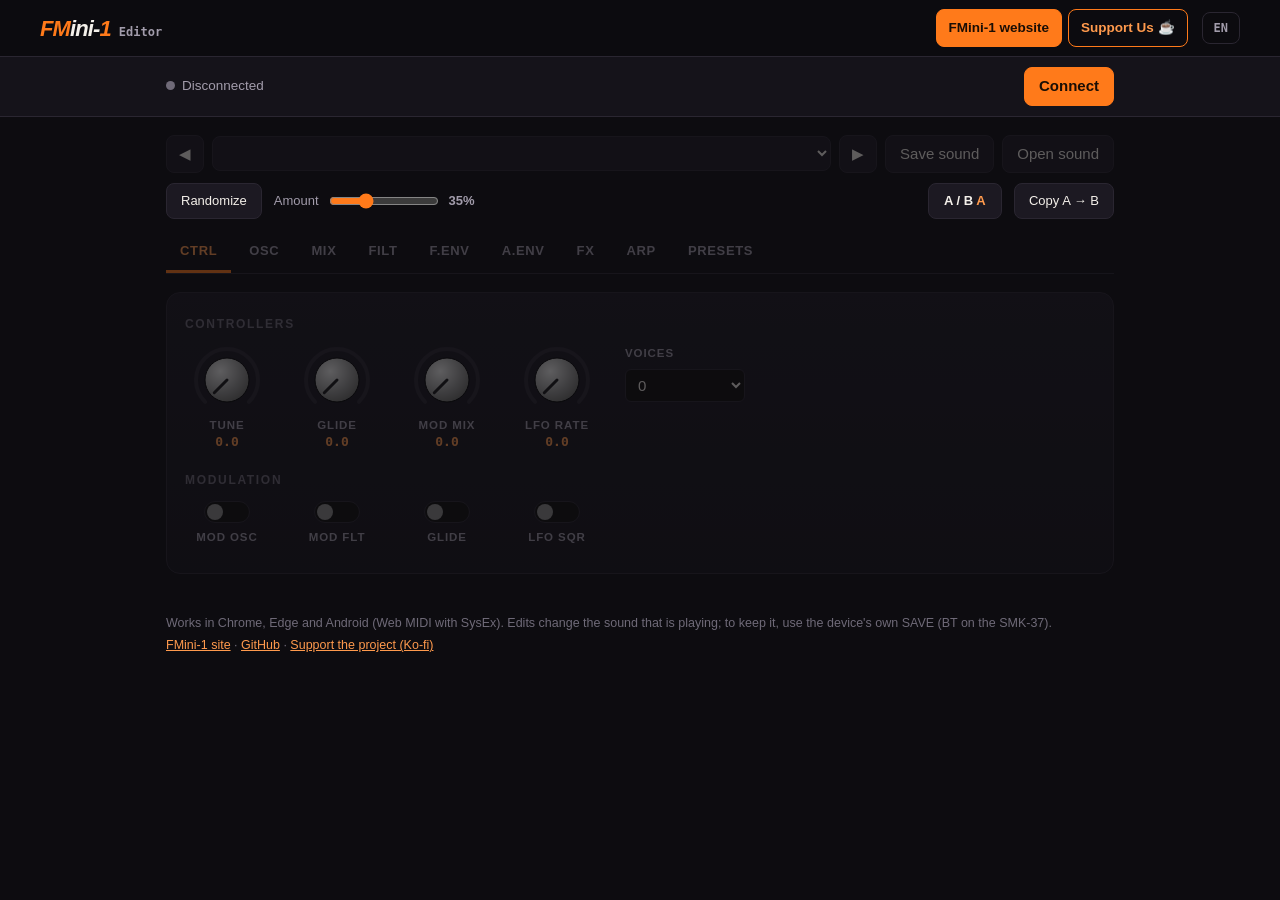
<file: web/editor_fmini.html>
<!doctype html>
<html lang="pt-BR">
<head>
<meta charset="utf-8">
<meta name="viewport" content="width=device-width, initial-scale=1">
<title>FMini-1 Editor</title>
<!-- SPDX-License-Identifier: GPL-3.0-only
     FMini-1 patch editor: one self-contained page, Web MIDI + SysEx (Chrome / Edge / Android).
     Protocol: web/EDITOR_PROTOCOL.md (cmds 2 GET, 3 SET, 4 DUMP, 5 DESC, 8 PRESET, 10 NAMES, 27 TRACK, 82/83 FMINI_GET/PUT). -->
<style>
  :root {
    --bg: #0d0c10; --surface: #15131a; --surface2: #1c1922; --line: #2a2631; --fg: #f4f0ea; --dim: #a29cab; --mute: #6f6a78;
    --or: #ff7a1a; --or2: #ff9a4d; --ok: #7bd88f; --bad: #ff7a6a; --wood: #3a2616;
    --sans: "Inter", "Helvetica Neue", Helvetica, Arial, sans-serif;
    --mono: ui-monospace, "SF Mono", Menlo, Consolas, monospace;
  }
  * { box-sizing: border-box; }
  html { background: var(--bg); }
  body { margin: 0; color: var(--fg); font: 15px/1.5 var(--sans); background: var(--bg); -webkit-font-smoothing: antialiased; min-height: 100vh; }
  a { color: var(--or2); }
  button, select { font: inherit; color: inherit; }
  .wrap { max-width: 980px; margin: 0 auto; padding: 0 16px; }

  /* the site's bar (the same as the emulators', emu/ and emu/smk/) */
  header.nav { position: sticky; top: 0; z-index: 30; background: rgba(13,12,16,.86); backdrop-filter: blur(12px); -webkit-backdrop-filter: blur(12px); border-bottom: 1px solid var(--line); }
  header.nav .wrap { display: flex; align-items: center; gap: 14px; height: 56px; max-width: 1240px; padding: 0 20px; box-sizing: border-box; }
  .brand { font-weight: 900; font-style: italic; letter-spacing: -.04em; font-size: 22px; color: var(--fg); text-decoration: none; }
  .brand i { color: var(--or); font-style: italic; }
  .brand small { font: 600 12px/1 ui-monospace, "SF Mono", Menlo, Consolas, monospace; font-style: normal; letter-spacing: 0; color: var(--dim); margin-left: 8px; }
  header.nav nav { display: flex; gap: 6px; margin-left: auto; }
  header.nav nav a { color: var(--dim); text-decoration: none; font-size: 13.5px; font-weight: 600; padding: 8px 12px; border-radius: 8px; border: 1px solid var(--line); white-space: nowrap; }
  header.nav nav a:hover { color: var(--fg); border-color: var(--mute); }
  header.nav nav a.keep { color: #1a0e05; background: var(--or); border-color: var(--or); }
  header.nav nav a.keep:hover { background: var(--or2); }
  header.nav nav a.donate { color: var(--or2); border-color: var(--or); }
  header.nav nav a.donate:hover { background: #2a1a0e; color: var(--or2); }
  .lang { font: 600 12px/1 ui-monospace, "SF Mono", Menlo, Consolas, monospace; color: var(--dim); background: transparent; border: 1px solid var(--line); border-radius: 8px; padding: 9px 11px; cursor: pointer; flex: none; }
  .lang:hover { color: var(--fg); border-color: var(--mute); }
  @media (max-width: 560px) { .brand small { display: none; } header.nav nav a { padding: 7px 9px; font-size: 12.5px; } }
  /* the connection: status, port, CONNECT, USB */
  .connbar { background: var(--surface); border-bottom: 1px solid var(--line); }
  .connbar .wrap { display: flex; align-items: center; gap: 14px; flex-wrap: wrap; padding-top: 10px; padding-bottom: 10px; }
  .grow { flex: 1; }
  .btn { background: var(--surface2); color: var(--fg, #f4f0ea); border: 1px solid var(--line); border-radius: 8px; padding: 7px 14px; cursor: pointer; }
  .btn:hover { border-color: var(--mute); }
  .btn.pri { background: var(--or); color: #1a0e05; border-color: var(--or); font-weight: 700; }
  .btn[disabled] { opacity: .45; cursor: default; }
  .dot { display: inline-block; width: 9px; height: 9px; border-radius: 50%; background: var(--mute); margin-right: 7px; }
  .dot.on { background: var(--ok); box-shadow: 0 0 8px var(--ok); }
  #status { font-size: 13.5px; color: var(--dim); }

  .notice { margin: 16px 0 0; padding: 12px 14px; border: 1px solid var(--line); border-left: 3px solid var(--or); border-radius: 8px; background: var(--surface); color: var(--dim); }
  .notice.bad { border-left-color: var(--bad); }
  .notice b { color: var(--fg); }

  .bar { display: flex; align-items: center; gap: 8px; flex-wrap: wrap; margin: 18px 0 10px; }
  .bar select { background: var(--surface2); border: 1px solid var(--line); border-radius: 8px; padding: 7px 10px; min-width: 0; max-width: 100%; }
  #preset { flex: 1; min-width: 160px; }
  .sq { width: 38px; padding: 7px 0; text-align: center; }

  nav.tabs { display: flex; gap: 4px; overflow-x: auto; border-bottom: 1px solid var(--line); scrollbar-width: none; }
  nav.tabs button { background: none; border: 0; border-bottom: 3px solid transparent; padding: 10px 14px; cursor: pointer; color: var(--dim); font-weight: 600; letter-spacing: .05em; font-size: 13px; white-space: nowrap; }
  nav.tabs button[aria-selected="true"] { color: var(--or2); border-bottom-color: var(--or); }
  /* MANAGE PRESETS, CHANGE ORDER: the pop-up */
  .opop { position: fixed; inset: 0; z-index: 40; background: rgba(0,0,0,.6); display: flex; align-items: center; justify-content: center; padding: 16px; }
  .ocard { background: var(--surface); border: 1px solid var(--line); border-radius: 12px; width: min(1100px, 100%); max-height: calc(100vh - 32px); display: flex; flex-direction: column; outline: none; }
  .ohead { display: flex; align-items: center; gap: 12px; flex-wrap: wrap; padding: 14px 16px 0; }
  .ohead h2 { margin: 0; flex: 1; font-size: 16px; }
  .obar { display: flex; gap: 8px; flex-wrap: wrap; }
  .ohint { margin: 8px 16px 10px; color: var(--dim); font-size: 13px; }
  .obody { overflow: auto; padding: 0 16px 16px; }
  .ogrid { display: grid; grid-auto-flow: column; grid-template-columns: repeat(4, minmax(0, 1fr)); gap: 4px 10px; user-select: none; -webkit-user-select: none; touch-action: none; }
  .ocell { display: flex; gap: 8px; align-items: center; padding: 4px 8px; border: 1px solid var(--line); border-radius: 6px; background: var(--surface2); cursor: grab; font-size: 12.5px; white-space: nowrap; overflow: hidden; }
  .ocell .onum { color: var(--dim); font-variant-numeric: tabular-nums; }
  .ocell .oname { overflow: hidden; text-overflow: ellipsis; font-weight: 600; }
  .ocell.omoved { border-left: 3px solid var(--or2); }
  .ocell.osel { border-color: var(--or); background: #2a1a0e; }
  .ogrid.dragging, .ogrid.dragging .ocell { cursor: grabbing; }
  .ogrid.dragging .ocell.osel { opacity: .75; }

  main.panel { margin: 18px 0 40px; padding: 22px 18px 26px; background: linear-gradient(#1c1922, #15131a); border: 1px solid var(--line); border-radius: 14px; min-height: 280px; }
  .grp { margin-bottom: 22px; }
  .grp:last-child { margin-bottom: 0; }
  .grp h2 { margin: 0 0 12px; font-size: 12px; letter-spacing: .14em; color: var(--mute); font-weight: 700; text-transform: uppercase; }
  .row { display: flex; flex-wrap: wrap; gap: 18px 26px; align-items: flex-start; }

  .knob { width: 84px; text-align: center; user-select: none; -webkit-user-select: none; touch-action: none; outline: none; cursor: ns-resize; }
  .knob svg { width: 70px; height: 70px; display: block; margin: 0 auto; }
  .knob .ring { fill: none; stroke: var(--line); stroke-width: 4; stroke-linecap: round; }
  .knob .arc { fill: none; stroke: var(--or); stroke-width: 4; stroke-linecap: round; }
  .knob .cap { fill: url(#cap); stroke: #000; stroke-width: 1; }
  .knob .tick { stroke: #1a1a1a; stroke-width: 3; stroke-linecap: round; }
  .knob:focus-visible svg { outline: 2px solid var(--or2); outline-offset: 2px; border-radius: 50%; }
  .knob .lb { font-size: 11.5px; letter-spacing: .08em; color: var(--dim); margin-top: 2px; font-weight: 600; }
  .knob .val { font: 600 13px var(--mono); color: var(--or2); }

  .sw { display: inline-flex; flex-direction: column; align-items: center; gap: 6px; background: none; border: 0; cursor: pointer; padding: 0; width: 84px; }
  .sw i { width: 46px; height: 22px; border-radius: 11px; background: #0f0e0d; border: 1px solid var(--line); position: relative; transition: background .12s; }
  .sw i::after { content: ""; position: absolute; top: 2px; left: 2px; width: 16px; height: 16px; border-radius: 50%; background: #8d8d8b; transition: left .12s, background .12s; }
  .sw[aria-pressed="true"] i { background: var(--or); border-color: var(--or); }
  .sw.blue[aria-pressed="true"] i { background: #2f7fe0; border-color: #2f7fe0; }
  .sw.red[aria-pressed="true"] i { background: #d6382b; border-color: #d6382b; }
  .sw[aria-pressed="true"] i::after { left: 26px; background: #fff; }
  .sw span { font-size: 11.5px; letter-spacing: .08em; color: var(--dim); font-weight: 600; }
  .sw:focus-visible i { outline: 2px solid var(--or2); outline-offset: 2px; }

  .seg { display: flex; flex-direction: column; gap: 7px; min-width: 150px; }
  .seg .t { font-size: 11.5px; letter-spacing: .08em; color: var(--dim); font-weight: 600; }
  .seg .opts { display: flex; flex-wrap: wrap; gap: 4px; }
  .seg button { background: #0f0e0d; border: 1px solid var(--line); border-radius: 6px; padding: 5px 9px; cursor: pointer; font: 600 12px var(--mono); color: var(--dim); }
  .seg button[aria-pressed="true"] { background: var(--or); border-color: var(--or); color: #1a0e05; }
  .sel { display: flex; flex-direction: column; gap: 7px; width: 120px; }
  .sel .t { font-size: 11.5px; letter-spacing: .08em; color: var(--dim); font-weight: 600; }
  #resetsel, #resetsel option { color: #000; background: #fff; }
  .sel select { background: #0f0e0d; border: 1px solid var(--line); border-radius: 6px; padding: 6px 8px; width: 100%; }

  .tools { display: flex; align-items: center; gap: 8px 12px; flex-wrap: wrap; margin: 0 0 12px; color: var(--dim); font-size: 13px; }
  .tools label { display: inline-flex; align-items: center; gap: 8px; }
  .tools input[type=range] { width: 110px; accent-color: var(--or); }
  #ab { min-width: 74px; font-weight: 700; }
  #ab b { color: var(--or2); }
  .slots { display: grid; grid-template-columns: repeat(auto-fill, minmax(215px, 1fr)); gap: 10px; }
  .slot { background: #0f0e0d; border: 1px solid var(--line); border-radius: 10px; padding: 10px 12px; min-width: 0; }
  .slot .sn { font: 700 11.5px var(--mono); color: var(--or2); letter-spacing: .06em; }
  .slot .nm { font: 600 14px var(--mono); margin-top: 2px; overflow: hidden; text-overflow: ellipsis; white-space: nowrap; min-height: 21px; }
  .slot.empty .nm, .slot.other .nm { color: var(--mute); font-weight: 400; }
  .slot .act { display: flex; gap: 4px; flex-wrap: wrap; margin-top: 8px; }
  .mini { background: var(--surface2); border: 1px solid var(--line); border-radius: 6px; padding: 3px 9px; cursor: pointer; font-size: 12px; }
  .mini:hover { border-color: var(--mute); }
  .mini.warn:hover { border-color: var(--bad); color: var(--bad); }
  .libname { display: flex; flex-wrap: wrap; gap: 8px; align-items: center; }
  #busy { position: fixed; left: 50%; bottom: 22px; transform: translateX(-50%); background: var(--or); color: #1a0e05; font-weight: 700; padding: 10px 18px; border-radius: 10px; box-shadow: 0 6px 28px #000a; z-index: 9; max-width: 92vw; text-align: center; }
  #busy[hidden] { display: none; }
  .busy .bar, .busy nav.tabs, .busy main.panel, .busy .tools { pointer-events: none; opacity: .5; }
  footer { color: var(--mute); font-size: 12.5px; padding: 0 0 30px; }
  footer .wrap > * { margin: 4px 0; }
  .off main.panel, .off .bar, .off nav.tabs { opacity: .35; pointer-events: none; }
  @media (max-width: 560px) { .knob, .sw { width: 72px; } .row { gap: 16px 14px; } main.panel { padding: 18px 12px; } }
@media (max-width: 560px) {   /* the bar on a phone: the language button fits beside the links */
  header.nav .wrap { gap: 8px; padding: 0 12px; }
  .brand { white-space: nowrap; font-size: 19px; }
  header.nav nav { gap: 5px; }
  header.nav nav a { white-space: nowrap; padding: 7px 8px; font-size: 12px; }
  .lang { padding: 8px 9px; }
}
</style>
</head>
<body class="off">
<svg width="0" height="0" style="position:absolute" aria-hidden="true"><defs>
  <radialGradient id="cap" cx=".35" cy=".3" r=".9"><stop offset="0" stop-color="#f4f4f2"/><stop offset=".55" stop-color="#9a9a98"/><stop offset="1" stop-color="#55554f"/></radialGradient>
</defs></svg>

<header class="nav"><div class="wrap">
  <a class="brand" href="../"><i>FM</i>ini-<i>1</i><small data-t="editor">Editor</small></a>
  <nav><a href="../" class="keep" data-t="n_site">FMini-1 website</a><a href="https://ko-fi.com/ruppert" class="donate" target="_blank" rel="noopener" data-t="n_don">Support Us &#9749;</a></nav>
  <button class="lang" id="lang" type="button" aria-label="Language"></button>
</div></header>
<div class="connbar"><div class="wrap">
  <span id="status"><span class="dot" id="dot"></span><span id="stxt"></span></span>
  <span class="grow"></span>
  <select id="port" class="btn" hidden aria-label="MIDI"></select>
  <button class="btn pri" id="connect"></button>
</div></div>

<div class="wrap" id="body">
  <div id="msg"></div>
  <div class="bar">
    <button class="btn sq" id="prev" aria-label="-">◀</button>
    <select id="preset" aria-label="Patch"></select>
    <button class="btn sq" id="next" aria-label="+">▶</button>
    <button class="btn" id="save" data-t="save"></button>
    <button class="btn" id="load" data-t="open"></button>
    <input type="file" id="file" accept=".bkp,.json,application/json" hidden>
  </div>
  <div class="tools">
    <button class="btn" id="rnd"></button>
    <label><span data-t="amt"></span><input type="range" id="amt" min="5" max="100" value="35" aria-label="amount"><b id="amtv">35%</b></label>
    <span class="grow"></span>
    <button class="btn" id="ab" title="A/B"></button>
    <button class="btn" id="abcopy"></button>
  </div>
  <nav class="tabs" id="tabs" role="tablist"></nav>
  <main class="panel" id="panel"></main>
</div>

<div id="busy" hidden role="status"></div>

<footer><div class="wrap">
  <div data-t="foot1"></div>
  <div><a href="https://ruppert.github.io/fmini-1/" data-t="home"></a> · <a href="https://github.com/ruppert/fmini-1" rel="noopener">GitHub</a> · <a href="https://ko-fi.com/ruppert" target="_blank" rel="noopener" data-t="donate"></a></div>
</div></footer>

<script>
"use strict";
/* ------------------------------------------------------------------ texts --- */
const TX = {
  pt: { editor: "Editor", connect: "Conectar", disconnect: "Desconectar", connecting: "Conectando…", disc: "Desconectado",
    conn: "Conectado — FMini-1", save: "Salvar som", open: "Abrir som", home: "Site do FMini-1", donate: "Apoie o projeto (Ko-fi)",
    foot1: "Funciona no Chrome, Edge e Android (Web MIDI com SysEx). Os ajustes valem para o som que está tocando; para guardar, use o SAVE do próprio aparelho (no SMK-37, a tecla BT).",
    nomidi: "Este navegador não tem Web MIDI com SysEx. Use o Chrome ou o Edge (computador) ou o Chrome no Android.",
    denied: "O navegador negou o acesso MIDI. Libere “MIDI” nas permissões do site e tente de novo.",
    none: "Nenhum FM-1 ou SMK-37 encontrado. Conecte o cabo USB, feche outros programas que usam a porta MIDI e toque em Conectar.",
    pick: "Escolha a porta MIDI do seu FM-1 ou SMK-37 na lista ao lado e toque em Conectar.",
    noedit: "Este firmware não parece ser o FMini-1. O editor é só para o FM-1 e o SMK-37.",
    oldfw: "Este FMini-1 tem um firmware antigo. Atualize pelo instalador atual e conecte de novo.",
    getlink: "Abrir o instalador atual",
    fwnew: "Há uma versão nova do firmware do FMini-1 (v%l). Seu aparelho tem %c. Atualize pelo instalador do site.", fwold: "uma versão anterior", fwok: "Abrir o instalador", fwclose: "Fechar", noext: "Atualização disponível: instale o FMini-1 v1.6.1 ou mais novo para editar a oitava e guardar tempo, oitava e efeitos na biblioteca.",
    noenv: "Atualização necessária: este firmware não tem o editor de osciladores e chaves. Instale a versão mais nova pelo site para editar tudo.",
    nonames: "Atualização disponível: este firmware envia só os nomes dos %n primeiros presets. Instale o FMini-1 v1.7.2 ou mais novo para ver todos.",
    noeng: "A trilha 1 não está com o motor FMINI.", lost: "A conexão com o aparelho foi perdida.", timeout: "O aparelho não respondeu.",
    badfile: "Arquivo de som inválido.", rnd: "Aleatorizar", amt: "Variação", abcopy: "Copiar A → B", abcopyb: "Copiar B → A", abtip: "Alterna entre dois ajustes para comparar",
    lib: "PRESETS", libload: "Carregar", libempty: "— vazio —", libtitle: "Backup", indiv: "Restaurar Presets individuais:",
    order: "Ordem dos presets", ordhint: "Arraste um preset para a nova posição. Para mover uma sequência, clique no primeiro e Shift+clique no último, e arraste. Salvar no dispositivo grava os 200 nessa ordem (confirme no painel). A categoria de cada um (o filtro do aparelho) continua a da posição antiga.",
    n_site: "Site do FMini-1", n_don: "Apoiar ☕",
    mng: "Gerenciar Presets", ordbtn: "Alterar ordem", ordclose: "Fechar", orddiscard: "Descartar a nova ordem?",
    ordsave: "Salvar no dispositivo", ordundo: "Desfazer ordem", askorder: "Gravar os 200 presets nesta ordem no aparelho? Os presets atuais serão substituídos.",
    busyorder: "Gravando os 200 presets na nova ordem… não desconecte o USB.", orderdone: "Ordem gravada no aparelho.", ordnochange: "A ordem não mudou.",
    ordnone: "Para reordenar é preciso ler os 200 presets do aparelho (firmware mais novo).",
    resetall: "Restaurar todos os presets de fábrica", resetone: "Restaurar", askreset: "Restaurar o preset %n para o de fábrica? O que está gravado nele será substituído.",
    askresetall: "Restaurar os 200 presets de fábrica (000–199)? O que está gravado neles será substituído.", busyreset: "Restaurando os presets de fábrica… não desconecte o USB.",
    resetdone: "Presets de fábrica restaurados.", resetfail: "O aparelho não conseguiu restaurar o preset.",
    bakexp: "Fazer backup (.bkp)", bakimp: "Restaurar backup (.bkp)", busybak: "Lendo os 200 presets…", bakdone: "Backup salvo.",
    busyrest: "Gravando os 200 presets… não desconecte o USB.", waitdev: "Confirme no aparelho: ALGORITHM = YES, depois SAVE. Qualquer botão de página cancela.", waitdev_smk: "Confirme no aparelho: ALGORITHM (K4) = YES, depois BT. Qualquer botão de página cancela.",
    restdone: "Presets restaurados.", refused: "Restauração recusada no aparelho (ou sem resposta).", restfail: "Falhou ao gravar no aparelho. Os presets gravados até aqui ficaram; refaça a restauração.",
    badbkp: "Arquivo de backup inválido.", recfail: "O aparelho não devolveu um preset.", busyread: "Lendo…", loaded: "Som carregado no aparelho.", saved: "Som salvo em arquivo." },
  en: { editor: "Editor", connect: "Connect", disconnect: "Disconnect", connecting: "Connecting…", disc: "Disconnected",
    conn: "Connected — FMini-1", save: "Save sound", open: "Open sound", home: "FMini-1 site", donate: "Support the project (Ko-fi)",
    foot1: "Works in Chrome, Edge and Android (Web MIDI with SysEx). Edits change the sound that is playing; to keep it, use the device's own SAVE (BT on the SMK-37).",
    nomidi: "This browser has no Web MIDI with SysEx. Use Chrome or Edge (desktop) or Chrome on Android.",
    denied: "The browser denied MIDI access. Allow “MIDI” in the site permissions and try again.",
    none: "No FM-1 or SMK-37 found. Plug in the USB cable, close other programs using the MIDI port and press Connect.",
    pick: "Pick your FM-1's or SMK-37's MIDI port in the list and press Connect.",
    noedit: "This firmware does not look like the FMini-1. The editor is for the FM-1 and the SMK-37 only.",
    oldfw: "This FMini-1 runs an old firmware. Update it with the current installer and connect again.",
    getlink: "Open the current installer",
    fwnew: "A new FMini-1 firmware is out (v%l). Your device has %c. Update it with the installer on the site.", fwold: "an earlier version", fwok: "Open the installer", fwclose: "Close", noext: "Update available: install FMini-1 v1.6.1 or newer to edit the octave and keep tempo, octave and effects in the library.",
    noenv: "Update needed: this firmware has no oscillator / switch editing. Install the newest version from the site to edit everything.",
    nonames: "Update available: this firmware sends only the names of the first %n presets. Install FMini-1 v1.7.2 or newer to see them all.",
    noeng: "Track 1 is not on the FMINI engine.", lost: "The connection to the device was lost.", timeout: "The device did not answer.",
    badfile: "Invalid sound file.", rnd: "Randomize", amt: "Amount", abcopy: "Copy A → B", abcopyb: "Copy B → A", abtip: "Switch between two settings to compare",
    lib: "PRESETS", libload: "Load", libempty: "— empty —", libtitle: "Backup", indiv: "Restore individual presets:",
    order: "Preset order", ordhint: "Drag a preset to its new place. To move a run, click the first one, Shift+click the last one, and drag. Save to device writes the 200 in that order (confirm on the panel). Each one's category (the device's filter) stays with its old slot.",
    n_site: "FMini-1 website", n_don: "Support Us ☕",
    mng: "Manage presets", ordbtn: "Change order", ordclose: "Close", orddiscard: "Discard the new order?",
    ordsave: "Save to device", ordundo: "Undo order", askorder: "Write the 200 presets in this order to the device? The current presets will be replaced.",
    busyorder: "Writing the 200 presets in the new order… do not unplug USB.", orderdone: "Order saved to the device.", ordnochange: "The order has not changed.",
    ordnone: "Reordering needs the 200 presets read from the device (newer firmware).",
    resetall: "Restore all factory presets", resetone: "Restore", askreset: "Restore preset %n to its factory preset? What is saved in it will be replaced.",
    askresetall: "Restore the 200 factory presets (000–199)? What is saved in them will be replaced.", busyreset: "Restoring the factory presets… do not unplug USB.",
    resetdone: "Factory presets restored.", resetfail: "The device could not restore the preset.",
    bakexp: "Make backup (.bkp)", bakimp: "Restore backup (.bkp)", busybak: "Reading the 200 presets…", bakdone: "Backup saved.",
    busyrest: "Writing the 200 presets… do not unplug USB.", waitdev: "Confirm on the device: ALGORITHM = YES, then SAVE. Any page button cancels.", waitdev_smk: "Confirm on the device: ALGORITHM (K4) = YES, then BT. Any page button cancels.",
    restdone: "Presets restored.", refused: "Restore refused on the device (or no answer).", restfail: "The device refused a write. The presets written so far stay; run the restore again.",
    badbkp: "Invalid backup file.", recfail: "The device did not return a preset.", busyread: "Reading…", loaded: "Sound loaded into the device.", saved: "Sound saved to a file." },
};
/* the language: PT / EN, the same choice as the site and the emulators (localStorage "fmini-lang"; else the browser's) */
let LANG = (() => { try { const v = localStorage.getItem("fmini-lang"); if (v === "pt" || v === "en") return v; } catch (_) { /* (no storage) */ } return /^pt/i.test(navigator.language || "") ? "pt" : "en"; })();
const T = (k, o) => { let t = TX[LANG][k] || k; for (const x in o || {}) t = t.replace("%" + x, o[x]); return t; };

/* ---------------------------------------------------------------- protocol --- */
const CMD = { INFO: 1, GET: 2, SET: 3, DUMP: 4, DESC: 5, PRESET: 8, NAMES: 10, TRACK: 27, FMINI_GET: 82, FMINI_PUT: 83, FMINI_PRESET: 84, FMINI_REC: 85, FMINI_RPUT: 86, FMINI_RESTORE: 87, FMINI_RESET: 88 };
const FG = { R1: 0, R2: 1, R3: 2, W1: 3, W2: 4, W3: 5, F2: 6, F3: 7, L1: 8, L2: 9, L3: 10, LN: 11, SW1: 12, SW2: 13, TUNE: 14, MMIX: 15, KBD: 16, GLID: 17, SIZE: 32 };
const FS = { O1: 1, O2: 2, O3: 4, NZ: 8, PINK: 16, MOSC: 32, MFLT: 64 }, FT = { GLIDE: 1, SQR: 2 };
/* track parameters (core.h; all but E0..E7 are fixed ids) and globals */
const P = { LEVEL: 0, ATK: 1, DEC: 2, SUS: 3, REL: 4, LRATE: 9, AMODE: 17, ARATE: 18, AOCT: 19, AGATE: 20, DIST: 33, CHOR: 34, DLY: 35, REV: 36, VOICE: 37, GLIDE: 38 };
const G = { BPM: 0, CLOCK: 2, DTIME: 4, DFDBK: 5, RSIZE: 8, RDAMP: 9, CRATE: 10, CDEPTH: 11, MIDI: 12, INFO: 15, ENGGO: 21, RTYPE: 24, DRLVL: 25, DRREV: 26 };

const v14 = (n) => { n = Math.max(-8192, Math.min(8191, Math.round(n))) + 8192; return [n & 127, n >> 7]; };
const rv = (a, i) => (a[i] | (a[i + 1] << 7)) - 8192;
const cstr = (a, i) => { let s = ""; while (i < a.length && a[i]) s += String.fromCharCode(a[i++]); return [s, i + 1]; };
const sleep = (ms) => new Promise((r) => setTimeout(r, ms));
/* the newest firmware this page knows: keep it equal to FMINI_VER_MAJ/MIN/PATCH in firmware/src/core.h (the device reports its own, tag 0x49) */
const FW_LATEST = [2, 6, 8], FW_LATEST_TXT = "2.6.8";

const dev = { access: null, inp: null, out: null, waiter: null, chain: Promise.resolve(), open: false };

function onMsg(ev) {
  const d = ev.data;
  if (d[0] !== 0xF0 || d[1] !== 0x7D || d[2] !== 0x46 || d[3] !== 0x4C || !dev.waiter || dev.waiter.cmd !== d[4]) {
    /* diagnostics (the browser console): a SysEx that is not the answer waited for, with its first bytes */
    if (d[0] === 0xF0) console.info("editor: SysEx not expected:", Array.from(d.slice(0, 8)), "waiting for command", dev.waiter ? dev.waiter.cmd : "none");
    return;
  }
  const w = dev.waiter; dev.waiter = null;
  w.res(Array.from(d.slice(5, d.length - 1)));
}
function req(cmd, args = [], ms = 900) {
  const p = dev.chain.then(() => new Promise((res, rej) => {
    if (!dev.out || dev.out.state === "disconnected") return rej(new Error("lost"));
    const t = setTimeout(() => { dev.waiter = null; console.warn("editor: no reply to command", cmd, "within", ms, "ms"); rej(new Error("timeout")); }, ms);
    dev.waiter = { cmd, res: (a) => { clearTimeout(t); res(a); } };
    try { dev.out.send([0xF0, 0x7D, 0x46, 0x4C, cmd, ...args, 0xF7]); } catch (e) { clearTimeout(t); dev.waiter = null; rej(new Error("lost")); }
  }));
  dev.chain = p.catch(() => {});
  return p;
}

/* ------------------------------------------------------------------ state --- */
const S = {
  pe0: 103, patch: new Array(FG.SIZE).fill(0), p: [], g: [], slot: 0, engine: 0, fmini: -1, desc: {},
  names: [], canPatch: false, extras: false, oct: 0, page: 0,
};
const touch = { until: 0, dragging: 0 };
let pollTimer = 0, polling = false;

/* -------------------------------------------------------------- the panel --- */
/* kinds: byte (patch byte), par (track param), glb (global), sw (patch bit), seg (patch byte with names), sel (enum param / global),
   glide (the GLIDE knob: kept time, mirrored into P_GLIDE while the switch is on). pe: engine parameter n (P_E0 + n) */
const RANGES = ["LO", "32'", "16'", "8'", "4'", "2'"], WAVES = ["TRI", "SHARK", "SAW", "SQR", "PLS W", "PLS N", "SIN"];
const PAGES = [
  { id: "CTRL", groups: [
    { t: "Controllers", c: [
      { k: "byte", b: FG.TUNE, lb: "TUNE", def: 64 }, { k: "glide", lb: "GLIDE" }, { k: "byte", b: FG.MMIX, lb: "MOD MIX", def: 0 },
      { k: "par", p: P.LRATE, lb: "LFO RATE" }, { k: "sel", p: P.VOICE, lb: "VOICES" },
      { k: "seg", oct: 1, names: ["-3", "-2", "-1", "0", "+1", "+2", "+3"], lb: "OCTAVE" } ] },
    { t: "Modulation", c: [
      { k: "sw", b: FG.SW1, bit: FS.MOSC, lb: "MOD OSC", cls: "red" }, { k: "sw", b: FG.SW1, bit: FS.MFLT, lb: "MOD FLT", cls: "red" },
      { k: "sw", b: FG.SW2, bit: FT.GLIDE, lb: "GLIDE", cls: "red", glide: 1 }, { k: "sw", b: FG.SW2, bit: FT.SQR, lb: "LFO SQR", cls: "red" } ] } ] },
  { id: "OSC", groups: [
    { t: "Oscillator bank", c: [
      { k: "seg", b: FG.R1, names: RANGES, lb: "OSC 1 RANGE" }, { k: "seg", b: FG.R2, names: RANGES, lb: "OSC 2 RANGE" }, { k: "seg", b: FG.R3, names: RANGES, lb: "OSC 3 RANGE" } ] },
    { t: "Waveform", c: [
      { k: "seg", b: FG.W1, names: WAVES, lb: "OSC 1 WAVE" }, { k: "seg", b: FG.W2, names: WAVES, lb: "OSC 2 WAVE" }, { k: "seg", b: FG.W3, names: WAVES, lb: "OSC 3 WAVE" } ] },
    { t: "Detune", c: [ { k: "byte", b: FG.F2, lb: "DET 2", def: 64 }, { k: "byte", b: FG.F3, lb: "DET 3", def: 64 } ] } ] },
  { id: "MIX", groups: [
    { t: "Mixer", c: [
      { k: "byte", b: FG.L1, lb: "OSC 1" }, { k: "byte", b: FG.L2, lb: "OSC 2" }, { k: "byte", b: FG.L3, lb: "OSC 3" }, { k: "byte", b: FG.LN, lb: "NOISE" }, { k: "par", p: P.LEVEL, lb: "VOLUME" } ] },
    { t: "Inputs", c: [
      { k: "sw", b: FG.SW1, bit: FS.O1, lb: "OSC 1", cls: "blue" }, { k: "sw", b: FG.SW1, bit: FS.O2, lb: "OSC 2", cls: "blue" },
      { k: "sw", b: FG.SW1, bit: FS.O3, lb: "OSC 3", cls: "blue" }, { k: "sw", b: FG.SW1, bit: FS.NZ, lb: "NOISE", cls: "blue" },
      { k: "sw", b: FG.SW1, bit: FS.PINK, lb: "PINK", cls: "blue" } ] } ] },
  { id: "FILT", groups: [
    { t: "Filter", c: [
      { k: "par", pe: 0, lb: "CUTOFF" }, { k: "par", pe: 1, lb: "EMPHASIS" }, { k: "par", pe: 2, lb: "CONTOUR" }, { k: "byte", b: FG.KBD, lb: "KBD CTRL" } ] } ] },
  { id: "F.ENV", groups: [
    { t: "Filter contour", c: [
      { k: "par", pe: 3, lb: "ATTACK" }, { k: "par", pe: 4, lb: "DECAY" }, { k: "par", pe: 5, lb: "SUSTAIN" } ] } ] },
  { id: "A.ENV", groups: [
    { t: "Loudness contour", c: [
      { k: "par", p: P.ATK, lb: "ATTACK" }, { k: "par", p: P.DEC, lb: "DECAY" }, { k: "par", p: P.SUS, lb: "SUSTAIN" }, { k: "par", p: P.REL, lb: "RELEASE" } ] } ] },
  { id: "FX", groups: [
    { t: "Reverb", c: [ { k: "par", p: P.REV, lb: "MIX" }, { k: "sel", g: G.RTYPE, lb: "TYPE" }, { k: "glb", g: G.RSIZE, lb: "DECAY" }, { k: "glb", g: G.RDAMP, lb: "TONE" } ] },
    { t: "Delay", c: [ { k: "par", p: P.DLY, lb: "MIX" }, { k: "sel", g: G.DTIME, lb: "TYPE" }, { k: "glb", g: G.DRREV, lb: "TIME" }, { k: "glb", g: G.DFDBK, lb: "FEEDBK" } ] },
    { t: "Chorus", c: [ { k: "par", p: P.CHOR, lb: "MIX" }, { k: "sel", g: G.ENGGO, lb: "TYPE" }, { k: "glb", g: G.CDEPTH, lb: "DEPTH" }, { k: "glb", g: G.CRATE, lb: "RATE" } ] },
    { t: "Drive", c: [ { k: "par", p: P.DIST, lb: "GAIN" }, { k: "sel", g: G.INFO, lb: "TYPE" }, { k: "glb", g: G.DRLVL, lb: "TONE" }, { k: "glb", g: G.MIDI, lb: "OUTPUT" } ] } ] },
  { id: "ARP", groups: [
    { t: "Arpeggiator", c: [ { k: "sel", p: P.AMODE, lb: "MODE" }, { k: "sel", p: P.ARATE, lb: "RATE" }, { k: "par", p: P.AOCT, lb: "OCTAVES" }, { k: "par", p: P.AGATE, lb: "GATE" }, { k: "glb", g: G.BPM, lb: "BPM" } ] } ] },
  { id: "LIB", lib: true, groups: [] },
];

const pid = (c) => (c.pe !== undefined ? S.pe0 + c.pe : c.p);
const isAsyncTime = (c) => c.g === G.DRREV && S.g[G.DTIME] === 7;
const descOf = (c) => (isAsyncTime(c) ? S.desc["0:" + P.ARATE] : c.g !== undefined ? S.desc["1:" + c.g] : S.desc["0:" + pid(c)]) || { min: 0, max: 127, def: 0, names: null, fmt: 0 };
function arpDivSamplesQ8(div) {
  const bpm = Math.max(1, S.g[G.BPM] || 120), quarter = Math.floor(44100 * 60 / bpm);
  if (div === 0) return quarter * 256;
  if (div === 1) return Math.floor(quarter / 2) * 256;
  if (div === 2) return Math.floor(quarter / 4) * 256;
  if (div === 3) return Math.floor(quarter / 8) * 256;
  if (div === 4) return Math.floor(quarter / 3) * 256;
  if (div === 5) return Math.floor(quarter / 6) * 256;
  if (div === 6) return quarter * 2 * 256;
  if (div === 7) return quarter * 4 * 256;
  if (div === 8) return quarter * 8 * 256;
  if (div === 9) return quarter * 16 * 256;
  if (div === 10) return Math.floor(quarter * 4 / 3) * 256;
  if (div === 11) return Math.floor(quarter * 2 / 3) * 256;
  if (div === 12) return quarter * 384;
  if (div === 13) return quarter * 192;
  if (div === 14) return quarter * 96;
  if (div === 15) return quarter * 48;
  if (div === 16) return quarter * 1536;
  if (div === 17) return quarter * 768;
  return 0xFFFFFFFF;
}
const asyncTimeFits = (div) => S.g[G.CLOCK] ? true : arpDivSamplesQ8(div) < 65536 * 256;
const delayMs = (v) => 10 + Math.trunc(v * v * 1390 / 16129);
function delayTimeConvert(toAsync, value) {
  if (toAsync) {
    const want = Math.trunc(delayMs(value) * 44100 * 256 / 1000);
    const maxDiv = Math.min(17, S.desc["0:" + P.ARATE].max);
    let best = 0, bestDistance = Infinity;
    for (let i = 0; i <= maxDiv; i++) {
      let distance = Math.abs(arpDivSamplesQ8(i) - want);
      if (!asyncTimeFits(i)) distance += 1000000 * 256;
      if (distance < bestDistance) { bestDistance = distance; best = i; }
    }
    return best;
  }
  const wantMs = Math.trunc(arpDivSamplesQ8(value < 18 ? value : 0) * 1000 / (44100 * 256));
  let best = 0, bestDistance = Infinity;
  for (let i = 0; i <= 127; i++) {
    const distance = Math.abs(delayMs(i) - wantMs);
    if (distance < bestDistance) { bestDistance = distance; best = i; }
  }
  return best;
}
function getv(c) {
  if (c.k === "byte") return S.patch[c.b];
  if (c.k === "glide") return S.patch[FG.GLID];
  if (c.k === "seg") return c.oct ? S.oct + 3 : S.patch[c.b];
  if (c.k === "sw") return (S.patch[c.b] & c.bit) ? 1 : 0;
  if (c.g !== undefined) return S.g[c.g] ?? 0;
  return S.p[pid(c)] ?? 0;
}
function range(c) {
  if (c.k === "byte" || c.k === "glide") return [0, 127];
  const d = descOf(c); return [d.min, d.max];
}
const shown = (c, v) => {
  if (c.k === "sel" || isAsyncTime(c)) { const d = descOf(c); return (d.names && d.names[v]) || String(v); }
  const [lo, hi] = range(c);
  if (c.k === "par" && c.pe === 0 && hi > lo) {                  /* CUTOFF: the Minimoog's dial, -5 .. +5 */
    const d = ((v - lo) * 10) / (hi - lo) - 5, t = (Math.abs(d) < 0.05 ? 0 : d).toFixed(1);
    return d >= 0.05 ? "+" + t : t;
  }
  return hi > lo ? (((v - lo) * 10) / (hi - lo)).toFixed(1) : String(v);
};

/* writes: coalesced per control, and only one round in flight. A drag makes far more changes than the device takes (it
 * takes requests between its screen redraws, one per pass of its main loop): a request per change piled up behind the
 * device and it kept following old positions for seconds after the mouse stopped. Now a round writes every control
 * changed so far with its value at that moment; what changes meanwhile waits for the next round, so the lag is one
 * round trip, however long the drag */
const pending = new Map();
let flushT = 0, flushing = false;
function queue(key, fn) { pending.set(key, fn); touch.until = Date.now() + 500; if (!flushT && !flushing) flushT = setTimeout(flush, 30); }
async function flush() {
  flushT = 0;
  if (flushing) return;
  flushing = true;
  try {
    while (pending.size) {
      const jobs = [...pending.values()]; pending.clear();
      for (const j of jobs) await j();
    }
  } catch (e) { pending.clear(); fail(e); }
  finally { flushing = false; touch.until = Date.now() + 400; }
}
function putPatch() { return () => req(CMD.FMINI_PUT, [0, 0, ...S.patch, ...(S.extras ? [S.oct + 4] : [])]); }
function setPar(id) { return () => req(CMD.SET, [0, id, ...v14(S.p[id])]); }
function setGlb(id) { return () => req(CMD.SET, [1, id, ...v14(S.g[id])]); }
function commit(c, v) {
  const [lo, hi] = range(c);
  v = Math.max(lo, Math.min(hi, Math.round(v)));
  let rebuild = false;
  if (c.oct) { S.oct = v - 3; queue("patch", putPatch()); }
  else if (c.k === "byte" || c.k === "seg") { S.patch[c.b] = v; queue("patch", putPatch()); }
  else if (c.k === "glide") {
    S.patch[FG.GLID] = v; queue("patch", putPatch());
    if (S.patch[FG.SW2] & FT.GLIDE) { S.p[P.GLIDE] = v; queue("p" + P.GLIDE, setPar(P.GLIDE)); }
  } else if (c.k === "sw") {
    S.patch[c.b] = v ? S.patch[c.b] | c.bit : S.patch[c.b] & ~c.bit; queue("patch", putPatch());
    if (c.glide) { S.p[P.GLIDE] = v ? S.patch[FG.GLID] : 0; queue("p" + P.GLIDE, setPar(P.GLIDE)); }
  } else if (c.g !== undefined) {
    if (c.g === G.DTIME && (S.g[G.DTIME] === 7) !== (v === 7)) {
      S.g[G.DRREV] = delayTimeConvert(v === 7, S.g[G.DRREV]);
      S.g[G.DTIME] = v;
      queue("g" + G.DTIME, async () => { await setGlb(G.DTIME)(); await setGlb(G.DRREV)(); });
      rebuild = true;
    } else {
      S.g[c.g] = v; queue("g" + c.g, setGlb(c.g));
    }
  }
  else { const id = pid(c); S.p[id] = v; queue("p" + id, setPar(id)); }
  if (rebuild) build(); else refreshOne(c);
}

/* ------------------------------------------------------------ the widgets --- */
const ctl = []; /* {c, el, upd()} of the page on screen */
const A0 = -135, A1 = 135;
const polar = (a, r) => { const t = (a - 90) * Math.PI / 180; return [35 + r * Math.cos(t), 35 + r * Math.sin(t)]; };
function arcPath(a0, a1, r) {
  const [x0, y0] = polar(a0, r), [x1, y1] = polar(a1, r);
  return `M${x0.toFixed(2)} ${y0.toFixed(2)}A${r} ${r} 0 ${a1 - a0 > 180 ? 1 : 0} 1 ${x1.toFixed(2)} ${y1.toFixed(2)}`;
}
function mkKnob(c) {
  const el = document.createElement("div");
  el.className = "knob"; el.tabIndex = 0; el.setAttribute("role", "slider"); el.setAttribute("aria-label", c.lb);
  el.innerHTML = `<svg viewBox="0 0 70 70"><path class="ring" d="${arcPath(A0, A1, 31)}"/><path class="arc" d=""/><circle class="cap" cx="35" cy="35" r="22"/><line class="tick" x1="35" y1="35" x2="35" y2="17"/></svg><div class="lb"></div><div class="val"></div>`;
  el.querySelector(".lb").textContent = c.lb;
  const arc = el.querySelector(".arc"), tick = el.querySelector(".tick"), val = el.querySelector(".val");
  const upd = () => {
    const [lo, hi] = range(c), v = getv(c), f = hi > lo ? (v - lo) / (hi - lo) : 0, a = A0 + f * (A1 - A0);
    arc.setAttribute("d", f > 0.004 ? arcPath(A0, a, 31) : "");
    tick.setAttribute("transform", `rotate(${a} 35 35)`);
    val.textContent = shown(c, v);
    el.setAttribute("aria-valuemin", lo); el.setAttribute("aria-valuemax", hi); el.setAttribute("aria-valuenow", v); el.setAttribute("aria-valuetext", shown(c, v));
  };
  let y0 = 0, v0 = 0;
  el.addEventListener("pointerdown", (e) => { el.setPointerCapture(e.pointerId); y0 = e.clientY; v0 = getv(c); touch.dragging++; el.focus(); e.preventDefault(); });
  el.addEventListener("pointermove", (e) => {
    if (!el.hasPointerCapture(e.pointerId)) return;
    const [lo, hi] = range(c), px = e.shiftKey ? 700 : 190;
    commit(c, v0 + ((y0 - e.clientY) / px) * (hi - lo));
  });
  const up = (e) => { if (el.hasPointerCapture(e.pointerId)) { el.releasePointerCapture(e.pointerId); touch.dragging = Math.max(0, touch.dragging - 1); } };
  el.addEventListener("pointerup", up); el.addEventListener("pointercancel", up);
  el.addEventListener("wheel", (e) => { e.preventDefault(); const [lo, hi] = range(c); commit(c, getv(c) + (e.deltaY < 0 ? 1 : -1) * Math.max(1, (hi - lo) / 100)); }, { passive: false });
  el.addEventListener("keydown", (e) => {
    const [lo, hi] = range(c), st = Math.max(1, Math.round((hi - lo) / (e.shiftKey ? 100 : 20)));
    const m = { ArrowUp: st, ArrowRight: st, ArrowDown: -st, ArrowLeft: -st, PageUp: st * 4, PageDown: -st * 4 }[e.key];
    if (m) { commit(c, getv(c) + m); e.preventDefault(); } else if (e.key === "Home") { commit(c, lo); e.preventDefault(); } else if (e.key === "End") { commit(c, hi); e.preventDefault(); }
  });
  el.addEventListener("dblclick", () => commit(c, c.def !== undefined ? c.def : c.k === "par" || c.k === "glb" ? descOf(c).def : lo0(c)));
  return { el, upd };
}
const lo0 = (c) => range(c)[0];
function mkSwitch(c) {
  const el = document.createElement("button");
  el.className = "sw " + (c.cls || ""); el.innerHTML = `<i></i><span></span>`; el.querySelector("span").textContent = c.lb;
  el.addEventListener("click", () => commit(c, getv(c) ? 0 : 1));
  return { el, upd: () => el.setAttribute("aria-pressed", getv(c) ? "true" : "false") };
}
function mkSeg(c) {
  const el = document.createElement("div"); el.className = "seg";
  el.innerHTML = `<div class="t"></div><div class="opts"></div>`; el.querySelector(".t").textContent = c.lb;
  const bs = c.names.map((n, i) => { const b = document.createElement("button"); b.textContent = n; b.addEventListener("click", () => commit(c, i)); el.querySelector(".opts").append(b); return b; });
  return { el, upd: () => bs.forEach((b, i) => b.setAttribute("aria-pressed", getv(c) === i ? "true" : "false")) };
}
const NOT_OFFERED = new Set(["LEG", "UNI"]);
function mkSel(c) {
  const el = document.createElement("div"); el.className = "sel";
  el.innerHTML = `<div class="t"></div><select></select>`; el.querySelector(".t").textContent = c.lb;
  const s = el.querySelector("select"), d = descOf(c);
  const n = d.names ? d.names.length : d.max - d.min + 1;
  const opts = [];
  for (let i = 0; i < n; i++) {
    const o = document.createElement("option"); o.value = d.min + i; o.textContent = d.names ? d.names[i] : String(d.min + i);
    opts.push(o);
    s.append(o);
  }
  s.addEventListener("change", () => commit(c, +s.value));
  return { el, upd: () => {
    opts.forEach((o, i) => { o.hidden = (!!d.names && NOT_OFFERED.has(d.names[i])) ||
      (isAsyncTime(c) && !asyncTimeFits(d.min + i) && d.min + i !== getv(c)); });
    if (document.activeElement !== s) s.value = getv(c);
  } };
}
function build() {
  const panel = document.getElementById("panel"); panel.textContent = ""; ctl.length = 0;
  if (PAGES[S.page].lib) { buildLib(); return; }
  for (const g of PAGES[S.page].groups) {
    const grp = document.createElement("section"); grp.className = "grp";
    const h = document.createElement("h2"); h.textContent = g.t; grp.append(h);
    const row = document.createElement("div"); row.className = "row"; grp.append(row);
    for (const c of g.c) {
      if (c.oct && !S.extras) continue;
      const w = c.k === "sw" ? mkSwitch(c) : c.k === "seg" ? mkSeg(c) : c.k === "sel" || isAsyncTime(c) ? mkSel(c) : mkKnob(c);
      row.append(w.el); ctl.push({ c, el: w.el, upd: w.upd }); w.upd();
    }
    panel.append(grp);
  }
}
function refreshOne(c) { for (const x of ctl) if (x.c === c || ((c.g === G.BPM || c.g === G.CLOCK) && isAsyncTime(x.c)) || (x.c.k === "glide" && c.k === "sw")) x.upd(); }
function refreshAll() {
  ctl.forEach((x) => x.upd());
  const pr = document.getElementById("preset");
  if (S.slot < S.names.length) pr.value = S.slot; else pr.value = "own";
}
function tabs() {
  const nav = document.getElementById("tabs"); nav.textContent = "";
  PAGES.forEach((p, i) => {
    const b = document.createElement("button"); b.role = "tab"; b.textContent = p.lib ? T("lib") : p.id; b.setAttribute("aria-selected", i === S.page);
    b.addEventListener("click", () => { S.page = i; tabs(); build(); }); nav.append(b);
  });
}

/* ------------------------------------------------------------- connection --- */
const $ = (id) => document.getElementById(id);
let msgT = 0;
const msg = (t, bad) => {
  clearTimeout(msgT);
  $("msg").innerHTML = t ? `<div class="notice${bad ? " bad" : ""}"></div>` : ""; if (t) $("msg").firstChild.textContent = t;
  if (t && !bad && !/^(Update|Atualiz)/.test(t)) msgT = setTimeout(() => { $("msg").textContent = ""; }, 3500);   /* (a confirmation fades; errors and the update notice stay) */
};
function setStatus(on, text) { $("dot").className = "dot" + (on ? " on" : ""); $("stxt").textContent = text; document.body.classList.toggle("off", !on); }
function fail(e) {
  stopPoll(); closePorts();
  setStatus(false, T("disc")); $("connect").textContent = T("connect"); $("connect").disabled = false;
  msg(T(e && (e.message === "timeout" || e.message === "lost") ? e.message : "lost"), true);
}
function closePorts() {
  if (dev.inp) dev.inp.onmidimessage = null; dev.inp = dev.out = null; dev.open = false; dev.waiter = null; dev.chain = Promise.resolve();
}
/* the SMK-37's question on its panel: SAVE is its BT key, ALGORITHM its K4 (the port says "SMK-37" since 2.5.13) */
const waitKey = () => (dev.inp && /smk-37/i.test(dev.inp.name) ? "waitdev_smk" : "waitdev");
const MATCH = /fm-1|fmini|felucca|smk-37/i;   /* the FM-1 ("FM-1 Midi"); the SMK-37 ("SMK-37" since 2.5.13, "FM-1 Midi" before) */
/* the input and output of one device: two devices can share a name (an FM-1 and an SMK-37 before 2.5.13 are both "FM-1 Midi"), so the
 * n-th input of a name goes with the n-th output of that name, and the list shows "NAME (2)" for the second */
function ports() {
  const outs = [...dev.access.outputs.values()].filter((o) => o.state !== "disconnected");
  const used = new Set(), seen = {};
  return [...dev.access.inputs.values()].filter((i) => i.state !== "disconnected").map((i) => {
    const o = outs.find((x) => x.name === i.name && !used.has(x));
    if (o) used.add(o);
    seen[i.name] = (seen[i.name] || 0) + 1;
    return { i, o, label: seen[i.name] > 1 ? i.name + " (" + seen[i.name] + ")" : i.name };
  }).filter((x) => x.o);
}
function fillPorts(keep) {
  const sel = $("port"), all = ports(); sel.textContent = "";
  for (const x of all) { const o = document.createElement("option"); o.value = x.label; o.textContent = x.label; sel.append(o); }
  const m = all.filter((x) => MATCH.test(x.i.name));
  sel.hidden = all.length < 2 && m.length === 1;
  if (keep && all.some((x) => x.label === keep)) sel.value = keep; else if (m[0]) sel.value = m[0].label;
  return all;
}
async function connect() {
  msg(""); $("connect").disabled = true; $("connect").textContent = T("connecting");
  try {
    if (!navigator.requestMIDIAccess) { msg(T("nomidi"), true); throw 0; }
    if (!dev.access) {
      try { dev.access = await navigator.requestMIDIAccess({ sysex: true }); } catch (e) { msg(T(e && e.name === "SecurityError" ? "denied" : "nomidi"), true); throw 0; }
      dev.access.onstatechange = () => { if (dev.open && (!dev.inp || dev.inp.state === "disconnected" || dev.out.state === "disconnected")) fail(new Error("lost")); else if (!dev.open) fillPorts($("port").value); };
    }
    const all = fillPorts($("port").value);                /* keeps the port picked in the list */
    if (!all.length) { msg(T("none"), true); throw 0; }
    const m = all.filter((x) => MATCH.test(x.i.name));
    const user = !!$("port").dataset.user;
    let pick = all.find((x) => x.label === $("port").value);
    if (!pick || (!MATCH.test(pick.i.name) && m.length && !user)) pick = m[0] || pick;
    if (!m.length && all.length > 1 && !user) { $("port").hidden = false; msg(T("pick")); throw 0; }
    /* the port picked in the list, alone; else the first FMini-1 port, then the others: the first one that answers
     * (another device can come first, an FM-1 next to an SMK-37). The list shows the one that answered */
    const cands = user ? [pick] : [pick, ...m.filter((x) => x !== pick)];
    let first = null;
    for (const c of cands) {
      try {
        await c.i.open(); await c.o.open();
        dev.inp = c.i; dev.out = c.o; dev.inp.onmidimessage = onMsg; dev.open = true;
        console.info("editor: connecting to input", dev.inp.name, "output", dev.out.name);
        await handshake();
        $("port").value = c.label; first = null;
        break;
      } catch (e) {
        if (!(e instanceof Error)) throw e;
        closePorts(); if (!first) first = e;
      }
    }
    if (first) throw first;
    setStatus(true, T("conn") + (/smk-37/i.test(dev.inp.name) ? " (SMK-37)" : "")); $("connect").textContent = T("disconnect"); $("connect").disabled = false;
    startPoll();
    fwCheck();
  } catch (e) {
    if (e instanceof Error) {
      closePorts(); msg(T(e.code || (e.message === "timeout" ? "timeout" : "none")), true);
      if (e.code === "oldfw") {                       /* the installer link (the current firmware's page) */
        const a = document.createElement("a"); a.href = "https://ruppert.github.io/fmini-1/"; a.textContent = " " + T("getlink");
        $("msg").firstChild.append(a);
      }
    }
    setStatus(false, T("disc")); $("connect").textContent = T("connect"); $("connect").disabled = false;
  }
}
/* the device runs an older firmware than this page: a pop-up with the link to the installer */
function fwCheck() {
  const v = S.fwver;
  const older = !v || v[0] < FW_LATEST[0] || (v[0] === FW_LATEST[0] && (v[1] < FW_LATEST[1] || (v[1] === FW_LATEST[1] && v[2] < FW_LATEST[2])));
  if (!older) return;
  const box = document.createElement("div");
  box.id = "fwpop";
  box.style.cssText = "position:fixed;inset:0;background:rgba(0,0,0,.55);display:flex;align-items:center;justify-content:center;z-index:50;padding:16px";
  const card = document.createElement("div");
  card.style.cssText = "background:var(--panel,#fff);color:var(--ink,#111);border:1px solid var(--line,#999);border-radius:8px;max-width:420px;padding:20px;font:15px/1.4 system-ui,sans-serif";
  const now = v ? "v" + v.join(".") : T("fwold");
  const p = document.createElement("p"); p.textContent = T("fwnew", { l: FW_LATEST_TXT, c: now });
  const row = document.createElement("div"); row.style.cssText = "display:flex;gap:8px;justify-content:flex-end;margin-top:14px";
  const go = document.createElement("a"); go.href = "https://ruppert.github.io/fmini-1/"; go.target = "_blank"; go.rel = "noopener"; go.className = "btn pri"; go.textContent = T("fwok");
  const x = document.createElement("button"); x.className = "btn"; x.textContent = T("fwclose");
  x.onclick = () => box.remove();
  row.append(x, go); card.append(p, row); box.append(card); box.onclick = (e) => { if (e.target === box) box.remove(); };
  document.body.append(box);
}
const bad = (code) => { const e = new Error(code); e.code = code; return e; };
async function handshake() {
  let a;
  try { a = await req(CMD.INFO, [], 1500); } catch (e) { await sleep(300); a = await req(CMD.INFO, [], 1500); }
  let [ver, i] = cstr(a, 0);
  if (!/^FELUCCA/.test(ver)) throw bad("noedit");
  const nEng = a[i++]; const pCount = a[i++]; const gCount = a[i++]; i++; /* NSTEP */ S.pe0 = a[i++];
  const eng = []; for (let k = 0; k < nEng; k++) { let s; [s, i] = cstr(a, i); eng.push(s); }
  /* protocol: after the engine names, NTRK, then tag 0x56 (version 1) and the protocol number, then CHAIN_ROWS */
  const proto = a[i + 1] === 0x56 && a[i + 2] === 1 ? a[i + 3] : 0;
  if (proto < 4) throw bad("oldfw");
  S.fmini = eng.indexOf("FMINI");
  if (S.fmini < 0) S.fmini = eng.indexOf("FMUG");          /* firmware up to 1.7.0 named the engine FMUG */
  if (S.fmini < 0) throw bad("noedit");
  S.canPatch = a.length >= 6 && [3, 6].some((k) => a[a.length - k] === 0x47 && a[a.length - k + 1] === 1 && a[a.length - k + 2] === FG.SIZE);
  S.pCount = pCount; S.gCount = gCount;
  S.extras = S.canPatch && a.length >= 6 && a[a.length - 3] === 0x48 && a[a.length - 2] === 1 && a[a.length - 1] === 1;
  /* the firmware version (tag 0x49, 1.14.2): 5 bytes before the 0x47 block; null on firmware before it */
  S.fwver = a.length >= 11 && a[a.length - 11] === 0x49 && a[a.length - 10] === 1 ? [a[a.length - 9], a[a.length - 8], a[a.length - 7]] : null;
  if (!S.canPatch) msg(T("noenv")); else if (!S.extras) msg(T("noext"));
  await req(CMD.TRACK, [0]);
  /* descriptors of what the page edits (labels come from the page; ranges and enum names from the device) */
  S.desc = {};
  const want = new Set();
  for (const p of PAGES) for (const g of p.groups) for (const c of g.c) { if (c.k === "par" || c.k === "sel" || c.k === "glb") want.add(c.g !== undefined ? "1:" + c.g : "0:" + pid(c)); }
  for (const key of want) {
    const [sc, id] = key.split(":").map(Number);
    const r = await req(CMD.DESC, [sc, id]);
    let j = 2; const fmt = r[j++]; const min = rv(r, j); j += 2; const max = rv(r, j); j += 2; const def = rv(r, j); j += 2;
    let lab, unit; [lab, j] = cstr(r, j); [unit, j] = cstr(r, j);
    const names = []; if (fmt === 8) while (j < r.length && names.length < 24) { let s; [s, j] = cstr(r, j); names.push(s); }
    S.desc[key] = { fmt, min, max, def, label: lab, names: fmt === 8 ? names : null };
  }
  await readNames();
  fillPreset(); tabs(); build();
  await pull(true);
}
async function readNames() {
  const nm = await req(CMD.NAMES, [S.fmini]);
  S.names = []; { let j = 1; const n = nm[j] | nm[j + 1] << 7; j += 2; for (let k = 0; k < n; k++) { let s; [s, j] = cstr(nm, j); S.names.push(s); }
    const got = S.names.filter(Boolean).length;            /* (firmware up to 1.7.1 cut the reply at 664 bytes: about 72 of the 100 names) */
    if (got < n) msg(T("nonames", { n: got })); }
}
function fillPreset() {
  const pr = $("preset"); pr.textContent = "";
  S.names.forEach((n, i) => { const o = document.createElement("option"); o.value = i; o.textContent = String(i).padStart(3, "0") + "  " + n; pr.append(o); });
  const o = document.createElement("option"); o.value = "own"; o.textContent = "— OWN —"; o.hidden = true; pr.append(o);
}

/* read everything the page shows: DUMP (track 1 and the globals) + the patch */
async function pull(force) {
  if (!dev.open) return;
  const wasAsync = S.g[G.DTIME] === 7;
  const d = await req(CMD.DUMP, [], 1500);
  if (d[0] !== S.fmini) { if (force) throw bad("noeng"); return; }
  S.engine = d[0]; S.preset = d[1];
  const pc = S.pCount, gc = S.gCount;
  S.p = []; S.g = [];
  for (let k = 0; k < pc; k++) S.p.push(rv(d, 2 + 2 * k));
  for (let k = 0; k < gc; k++) S.g.push(rv(d, 2 + 2 * pc + 2 * k));
  const modeChanged = wasAsync !== (S.g[G.DTIME] === 7);
  S.slot = S.p[S.pe0 + 7];
  if (S.slot < S.names.length && !pending.size) cur = S.slot;
  if (S.canPatch) {
    const r = await req(CMD.FMINI_GET, [0, 0]);
    if (r[2] === 0) { S.patch = r.slice(3, 3 + FG.SIZE); if (S.extras && r.length > 37) S.oct = r[37] - 4; }   /* (protocol 3: the SLOT is two bytes, r[35..36]) */
  }
  if (force) abReset();
  if (modeChanged) build();
  refreshAll();
}
function startPoll() {
  stopPoll();
  pollTimer = setInterval(async () => {
    if (polling || !dev.open || Date.now() < touch.until || touch.dragging || pending.size || flushing || document.hidden) return;
    polling = true;
    try { await pull(false); } catch (e) { if (dev.open) fail(e); } finally { polling = false; }
  }, 700);
}
function stopPoll() { clearInterval(pollTimer); pollTimer = 0; }

/* presets */
let cur = 0;                                   /* the patch the page last asked for (so ◀ ◀ in a row counts twice) */
async function loadPreset(k) {
  if (!(k >= 0 && k < S.names.length)) return;
  cur = k; touch.until = Date.now() + 800;
  try { await req(CMD.PRESET, [S.fmini, k & 127, k >> 7], 1500); await sleep(60); await pull(true); } catch (e) { fail(e); }
}
$("preset").addEventListener("change", (e) => loadPreset(+e.target.value));
$("prev").addEventListener("click", () => loadPreset((cur + S.names.length - 1) % S.names.length));
$("next").addEventListener("click", () => loadPreset((cur + 1) % S.names.length));
$("connect").addEventListener("click", () => { if (dev.open) { stopPoll(); closePorts(); setStatus(false, T("disc")); $("connect").textContent = T("connect"); } else connect(); });
$("port").addEventListener("change", () => { $("port").dataset.user = "1"; });

/* ------------------------------------------------- sounds: snapshots, files, A/B, randomize --- */
function editable() {
  const ps = new Set([P.GLIDE]), gs = new Set();
  for (const p of PAGES) for (const g of p.groups) for (const c of g.c) {
    if (c.g !== undefined) gs.add(c.g); else if (c.k === "par" || c.k === "sel") ps.add(pid(c));
  }
  return { p: [...ps], g: [...gs] };
}
function snapshot() {
  const e = editable(), sn = { patch: S.patch.slice(), oct: S.oct, p: {}, g: {} };
  for (const i of e.p) sn.p[i] = S.p[i];
  for (const i of e.g) sn.g[i] = S.g[i];
  return sn;
}
function applySnap(sn) {                                  /* what differs goes to the device */
  const octD = S.extras && sn.oct !== undefined && sn.oct !== S.oct;
  if (octD) S.oct = sn.oct;
  if (S.canPatch && sn.patch && (octD || sn.patch.some((x, i) => x !== S.patch[i]))) { S.patch = sn.patch.slice(); queue("patch", putPatch()); }
  for (const [k, v] of Object.entries(sn.p || {})) { const id = +k; if (id >= 0 && id < S.pCount && S.p[id] !== v) { S.p[id] = v; queue("p" + id, setPar(id)); } }
  for (const [k, v] of Object.entries(sn.g || {})) { const id = +k; if (id >= 0 && id < S.gCount && S.g[id] !== v) { S.g[id] = v; queue("g" + id, setGlb(id)); } }
  refreshAll();
}
/* the whole sound as a file object: the patch and every track parameter (kept by P_COUNT: the last 8 are E1..E8, as in user presets) */
function soundObject(name, patch, p, g, oct) { return { fmini1: 1, name: name || "", patch: patch.slice(), p: p.slice(), g: g || {}, oct: oct || 0 }; }
function currentSound(name) { const g = {}; for (const i of editable().g) g[i] = S.g[i]; return soundObject(name, S.patch, S.p, g, S.oct); }
function objectToSnap(o) {
  const sn = { patch: o.patch.map((x) => x & 127), oct: Math.max(-3, Math.min(3, o.oct | 0)), p: {}, g: o.g || {} };
  if (Array.isArray(o.p)) {
    const n = o.p.length, pc = S.pCount;
    for (let id = 0; id < pc; id++) {
      if (id === S.pe0 + 7) continue;                                   /* SLOT: the patch decides it */
      const v = id >= S.pe0 ? (n >= 8 ? o.p[n - 8 + (id - S.pe0)] : undefined) : id < n - 8 ? o.p[id] : undefined;
      if (v !== undefined) sn.p[id] = v | 0;
    }
  } else {                                                                /* (the first file format: only what the page edits) */
    for (const [k, v] of Object.entries(o.params || {})) sn.p[k[0] === "E" ? S.pe0 + +k.slice(1) : +k] = v | 0;
  }
  return sn;
}
const validSound = (o) => o && o.fmini1 === 1 && Array.isArray(o.patch) && o.patch.length === FG.SIZE && (Array.isArray(o.p) || typeof o.params === "object");
function download(obj, name) {
  const a = document.createElement("a");
  a.href = URL.createObjectURL(new Blob([JSON.stringify(obj)], { type: "application/json" })); a.download = name; a.click();
  setTimeout(() => URL.revokeObjectURL(a.href), 2000);
}
const slug = (n) => (n || "fmini-sound").toLowerCase().replace(/[^a-z0-9]+/g, "-").replace(/^-|-$/g, "") || "fmini-sound";
const curName = () => (S.slot < S.names.length ? S.names[S.slot] : "") || "MY SOUND";

$("save").addEventListener("click", () => { download(currentSound(curName()), slug(curName()) + ".json"); msg(T("saved")); });
$("load").addEventListener("click", () => $("file").click());
$("file").addEventListener("change", async (e) => {
  const f = e.target.files[0]; e.target.value = ""; if (!f) return;
  try {
    const o = JSON.parse(await f.text());
    if (o.fmini1bkp === 1) { try { await restoreAll(o); } catch (err) { msg(T(err.code || "lost"), true); } return; }
    if (!validSound(o)) throw 0;
    if (!S.canPatch) throw 0;
    applySnap(objectToSnap(o)); msg(T("loaded"));
  } catch (_) { msg(T("badfile"), true); }
});

/* A/B: two settings, one on the device; edits go to the one that is showing */
const ab = { cur: "A", A: null, B: null };
function abShow() {
  $("ab").innerHTML = "A / B  <b></b>"; $("ab").querySelector("b").textContent = ab.cur;
  $("abcopy").textContent = T(ab.cur === "A" ? "abcopy" : "abcopyb");
}
function abReset() { ab.cur = "A"; ab.A = snapshot(); ab.B = snapshot(); abShow(); }
$("ab").addEventListener("click", () => {
  if (!ab.A) return;
  ab[ab.cur] = snapshot(); ab.cur = ab.cur === "A" ? "B" : "A"; applySnap(ab[ab.cur]); abShow();
});
$("abcopy").addEventListener("click", () => { if (!ab.A) return; ab[ab.cur === "A" ? "B" : "A"] = snapshot(); });
$("ab").title = T("abtip");

/* randomize: a fraction (the slider) of the way from the current sound to a random one, kept playable */
function randomize(amt) {
  const R = Math.random, f = amt / 100, p = S.patch.slice();
  const jit = (cur, lo, hi) => { const v = f >= 0.95 ? lo + R() * (hi - lo) : cur + (R() * 2 - 1) * f * (hi - lo) * 0.6; return Math.round(Math.max(lo, Math.min(hi, v))); };
  const pick = (cur, lo, hi) => (R() < f ? lo + Math.floor(R() * (hi - lo + 1)) : cur);
  for (const b of [FG.R1, FG.R2, FG.R3]) p[b] = pick(p[b], 1, 4);
  for (const b of [FG.W1, FG.W2, FG.W3]) p[b] = pick(p[b], 0, 5);
  p[FG.F2] = jit(p[FG.F2], 44, 84); p[FG.F3] = jit(p[FG.F3], 44, 84);
  p[FG.L1] = jit(p[FG.L1], 70, 127); p[FG.L2] = jit(p[FG.L2], 0, 127); p[FG.L3] = jit(p[FG.L3], 0, 127); p[FG.LN] = jit(p[FG.LN], 0, 60);
  p[FG.KBD] = jit(p[FG.KBD], 0, 127);
  let sw = p[FG.SW1];
  const flip = (bit, on) => { if (R() < f) sw = on ? sw | bit : sw & ~bit; };
  flip(FS.O2, R() < 0.8); flip(FS.O3, R() < 0.7); flip(FS.NZ, R() < 0.15); flip(FS.MOSC, R() < 0.2); flip(FS.MFLT, R() < 0.3);
  p[FG.SW1] = sw | FS.O1;                                                  /* (always something to hear) */
  const par = (id, lo, hi) => { const d = S.desc["0:" + id]; if (!d) return; const span = d.max - d.min; S.p[id] = jit(S.p[id], Math.round(d.min + lo * span), Math.round(d.min + hi * span)); queue("p" + id, setPar(id)); };
  par(S.pe0, 0.25, 1); par(S.pe0 + 1, 0, 0.7); par(S.pe0 + 2, 0, 1);
  par(S.pe0 + 3, 0, 0.5); par(S.pe0 + 4, 0.1, 1); par(S.pe0 + 5, 0, 1);
  par(P.ATK, 0, 0.45); par(P.DEC, 0.1, 1); par(P.SUS, 0.35, 1);
  S.patch = p;
  if (S.canPatch) queue("patch", putPatch());
  refreshAll();
}
$("amt").addEventListener("input", () => { $("amtv").textContent = $("amt").value + "%"; });
$("rnd").addEventListener("click", () => randomize(+$("amt").value));

/* ------------------------------------------------------------------------ library --- */
function busy(text) { document.body.classList.toggle("busy", !!text); $("busy").hidden = !text; $("busy").textContent = text || ""; }
async function withBusy(text, fn) {
  busy(text); const keep = touch.until; touch.until = Date.now() + 3600e3;
  try { return await fn(); } finally { touch.until = Date.now() + 600; busy(""); void keep; }
}
/* the PRESETS tab: the backup and restore of every preset, and FACTORY RESET (a preset back to its factory preset: the
 * slots 000..199 for all of them, any one slot from the list) */
async function buildLib() {
  const panel = $("panel"); panel.textContent = "";
  const mk = (tag, cls, text) => { const e = document.createElement(tag); if (cls) e.className = cls; if (text !== undefined) e.textContent = text; return e; };
  const btn = (text, fn, cls) => { const b = mk("button", cls || "btn", text); b.addEventListener("click", fn); return b; };
  const g0 = mk("section", "grp"), r0 = mk("div", "libname");    /* MANAGE PRESETS: the order pop-up */
  r0.append(btn(T("ordbtn"), orderOpen));
  g0.append(mk("h2", "", T("mng")), r0);
  const g1 = mk("section", "grp"), row = mk("div", "libname");
  g1.append(mk("h2", "", T("libtitle")), row);
  row.append(btn(T("bakexp"), backupAll), btn(T("bakimp"), () => $("file").click()));
  const g2 = mk("section", "grp"); g2.append(mk("h2", "", "FACTORY RESET"));
  const sel = mk("select"); sel.id = "resetsel"; sel.setAttribute("aria-label", T("resetone"));
  FACTORY_NAMES.forEach((n, i) => { const o = mk("option", "", String(i).padStart(3, "0") + "  " + n); o.value = i; sel.append(o); });
  sel.value = S.slot < S.names.length ? S.slot : 0;
  const r1 = mk("div", "libname"), r2 = mk("div", "libname");
  r1.append(btn(T("resetall"), resetAllFactory));
  r2.append(sel, btn(T("resetone"), () => resetOne(+sel.value)));
  g2.append(r1, mk("p", "", T("indiv")), r2);
  panel.append(g0, g1, g2);
}
const FACTORY_N = 200;                                 /* the factory presets: 000..199 */
const FACTORY_NAMES = ["MINI LEAD", "MOOG BASS", "PLUCK ARP", "PAD SWELL", "SINE SOLO", "SPACE DRONE", "CS-80 BRASS", "LUSH STRINGS", "AURA ATMOS", "UFO", "EMERSON", "NUMAN", "HAMMER", "FIFTHS", "RAVE ARP", "ACID LEAD", "PULSE HERO", "TITAN", "FUZZ LEAD", "GROWL", "MOOG FLUTE", "G-FUNK", "MEGA LEAD", "BANKS", "OBOE", "SOLO VIOLIN", "DREAMER", "WHISTLE", "MELLOW PULSE", "SAX LEAD", "MINI BASS", "CHAMELEON", "SUB BASS", "WOBBLE BASS", "OCTAVE PUMP", "SEQ BASS", "REESE", "RUBBER", "FUZZ BASS", "WONDER BASS", "SOLINA", "WARM PAD", "JUNO PWM", "CHOIR", "SWEEP PAD", "ANGELS", "ECLIPSE", "PULSE PAD", "CELLOS", "AIR PAD", "MOOG BRASS", "JUMP BRASS", "TRUMPET", "FRENCH HORN", "BRASS STAB", "BRASS SWELL", "HORN RIFF", "TROMBONE", "FLUGEL", "FANFARE", "PLUCK SAW", "MARIMBA", "KALIMBA", "FUNK ARP", "NYLON", "STEELDRUM", "8-BIT ARP", "PIZZICATO", "POP PLUCK", "HARP", "CLAVINET", "PIPE ORGAN", "SYNTH PIANO", "HARPSICHORD", "VIBES", "WURLY", "TUBULAR", "MUSIC BOX", "ACCORDION", "FARFISA", "DARK DRONE", "STAR DUST", "ALIEN CHOIR", "GLASS HARP", "NORTHERN SKY", "PULSAR", "IRON DRONE", "GHOST SEQ", "HORROR", "SINGING BOWL", "JET SWEEP", "THUNDER", "WIND", "SIREN", "TELEPHONE", "POWER UP", "LASER ZAP", "HELICOPTER", "ROBOT", "CALM SEA", "SUNRISE", "NIGHT SWIM", "GLASS ARP", "I FEEL ARP", "VELVET EP", "TIN WHISTLE", "BRASS RISE", "STACCATO", "MONO SYNC", "SOUL KEYS", "OVERDRIVE", "MACHINE", "SAW WALL", "STRIKE", "BIG HOOK", "ANGRY BUZZ", "CRUNCH", "CONTROL", "SIREN LEAD", "MOSQUITO", "MELLOW MAN", "FLUTE SOFT", "HONEY LEAD", "MOONLIGHT", "SOFT CLAR", "VOICE OOH", "WARM SQR", "SILK PAD LD", "BELL LEAD", "DREAM FLUTE", "SUB SINE", "ROUND 808", "RUBBER SUB", "OCTAVE PLK", "WOBBLE", "STEP BASS", "REED BASS", "TUBE BASS", "DOUBLE SAW", "PLUCK BASS", "VELVET PAD", "AURORA", "MIST STR", "SWELL PAD", "OBOE PAD", "CHOIR SOFT", "HEAVEN", "GLOW PAD", "MIDNIGHT ST", "BREATHE", "BIG BRASS", "MUTE TRP", "SAX BRASS", "STAB 2", "HORN SECT", "SYNTH HORN", "POWER BRS", "MUTED HRN", "OCT BRASS", "BRASS DRONE", "HARP 2", "KOTO", "MARIMBA 2", "CLAV FUNK", "STEEL PLUCK", "ACOUSTIC", "TICK PLK", "BANJO", "PLUCK ARP 2", "CHIME BOX", "CLAV SOFT", "WURLI 2", "HARPSI 2", "DRAWBAR", "E.PIANO", "ELEC PIANO", "MELLOTRON", "MALLET KEY", "CHORUS EP", "HAMMOND", "DEEP SWELL 2", "GHOST CHOIR", "PULSE DRONE", "OCEAN", "STARFIELD", "MOTHER", "FOG BELLS", "MACHINE HUM", "VOID", "TIDAL", "RISER", "IMPACT", "RAYGUN", "STATIC", "CARPET", "SPACESHIP", "BEEP BOOP", "GLITCH FX", "TAPE STOP", "SUB DROP"];   /* the 200 factory names, in slot order (tools/fmini_bank.py; regenerate when the bank changes) */
async function fmReset(k) {
  const r = await req(CMD.FMINI_RESET, [k & 127, k >> 7], 8000);
  if (r[2] !== 0) throw bad("resetfail");
}
async function refreshPresets() {
  await readNames(); fillPreset(); await pull(true);
  if (PAGES[S.page].lib) build();
}
/* the device asks on its panel (YES: it does the reset itself); args: [0, slot lo, hi] one preset, [3] every factory preset */
async function askDevice(args, text) {
  let asked = false;
  try {
    await withBusy(T(waitKey()), async () => {
      const r = await req(CMD.FMINI_RESTORE, args, 1500);
      if (r[1] !== 0 || r[2] !== 1) throw bad("refused");
      asked = true;
      const t0 = Date.now();
      for (;;) {                                           /* YES (2), or NO / a silent 60 s (3) */
        await sleep(300);
        const st = (await req(CMD.FMINI_RESTORE, [1], 1500))[2];
        if (st === 2) break;
        if (st !== 1 || Date.now() - t0 > 90000) throw bad("refused");
      }
      busy(text);
    });
  } catch (e) {
    if (asked) { try { await req(CMD.FMINI_RESTORE, [2], 1500); } catch (_) { /* (the device ends the question on its own) */ } }
    throw e;
  }
  await req(CMD.FMINI_RESTORE, [2], 1500);
}
async function resetOne(k) {
  if (!S.canPatch) return;
  try {
    await askDevice([0, k & 127, k >> 7], T("busyreset"));
    await refreshPresets(); msg(T("resetdone"));
  } catch (e) { msg(T(e.code || "lost"), true); }
}
async function resetAllFactory() {
  if (!S.canPatch) return;
  try {
    await askDevice([3], T("busyreset"));
    await refreshPresets(); msg(T("resetdone"));
  } catch (e) { msg(T(e.code || "lost"), true); }
}

/* MANAGE PRESETS, CHANGE ORDER: a pop-up with the 200 presets in four columns (000 at the top of the first). Drag a preset to
 * its new place: the grid moves while dragging. Click one and Shift+click another: the run between them moves as one.
 * SAVE TO THE DEVICE reads the 200 records, puts them in that order and writes them through the restore's own question on
 * the panel. Only the sounds move: a preset's category (the device's filter, a table in the firmware by slot) stays with its slot */
let ord = null;                                        /* ord[k] = the slot (0..199) shown at place k; kept until saved or discarded */
const osel = new Set();                                /* the selected slots: always a run of places in ord */
let oanchor = -1;                                      /* the slot a Shift+click counts from */
const ordChanged = () => !!ord && ord.some((k, i) => k !== i);
function orderOpen() {
  if (!S.canPatch) return;
  if (S.names.length !== 200) { msg(T("ordnone"), true); return; }
  if (!ord || ord.length !== S.names.length) ord = S.names.map((_, i) => i);
  osel.clear(); oanchor = -1;
  const el = (tag, cls, text) => { const e = document.createElement(tag); if (cls) e.className = cls; if (text !== undefined) e.textContent = text; return e; };
  const mkb = (text, fn, cls) => { const b = el("button", cls || "btn", text); b.addEventListener("click", fn); return b; };
  const box = el("div", "opop"); box.id = "ordpop";
  const card = el("div", "ocard"); card.tabIndex = -1;
  card.setAttribute("role", "dialog"); card.setAttribute("aria-modal", "true"); card.setAttribute("aria-label", T("order"));
  const grid = el("div", "ogrid"); grid.style.gridTemplateRows = "repeat(" + Math.ceil(ord.length / 4) + ", auto)";
  for (let k = 0; k < ord.length; k++) {
    const c = el("div", "ocell"); c.dataset.slot = k;
    c.append(el("span", "onum"), el("span", "oname", S.names[k] || "—"));
    grid.append(c);
  }
  const undo = () => { ord = S.names.map((_, i) => i); osel.clear(); oanchor = -1; orderPaint(grid); };
  const head = el("div", "ohead"), bar = el("div", "obar"), body = el("div", "obody");
  bar.append(mkb(T("ordsave"), saveOrder, "btn pri"), mkb(T("ordundo"), undo), mkb(T("ordclose"), orderClose));
  head.append(el("h2", "", T("order")), bar);
  body.append(grid);
  card.append(head, el("p", "ohint", T("ordhint")), body);
  box.append(card);
  box.addEventListener("keydown", (e) => { if (e.key === "Escape") orderClose(); });
  document.body.append(box);
  orderPaint(grid); orderDrag(grid, body);
  card.focus();
}
function orderClose() {
  if (ordChanged() && !confirm(T("orddiscard"))) return;
  ord = null;
  const b = $("ordpop"); if (b) b.remove();
}
/* the cells in the order of ord, numbered by place; "moved" marks a preset away from its slot on the device */
function orderPaint(grid) {
  const cell = {};
  for (const c of grid.children) cell[c.dataset.slot] = c;
  ord.forEach((k, i) => {
    const c = cell[k];
    c.firstChild.textContent = String(i).padStart(3, "0");
    c.classList.toggle("osel", osel.has(k)); c.classList.toggle("omoved", k !== i);
  });
  grid.append(...ord.map((k) => cell[k]));
}
/* pointer drag (mouse, pen, touch): the selected run follows the pointer, place by place, while the button is down */
function orderDrag(grid, body) {
  let down = null, dragging = false, px = 0, py = 0, raf = 0;
  const cellAt = (x, y) => { const e = document.elementFromPoint(x, y); const c = e && e.closest && e.closest(".ocell"); return c && grid.contains(c) ? c : null; };
  const moveTo = (c) => {
    if (!c || osel.has(+c.dataset.slot)) return;
    const at = ord.map((k, i) => (osel.has(k) ? i : -1)).filter((i) => i >= 0);
    const a = at[0], b = at[at.length - 1], t = ord.indexOf(+c.dataset.slot);
    const run = ord.slice(a, b + 1), rest = ord.slice(0, a).concat(ord.slice(b + 1));
    const ti = rest.indexOf(+c.dataset.slot);
    const p = t > b ? ti + 1 : ti;                       /* moving down: after the preset under the pointer; up: before it */
    ord = rest.slice(0, p).concat(run, rest.slice(p));
    orderPaint(grid);
  };
  const tick = () => {                                   /* near the top or the bottom: the list scrolls, and the run follows */
    raf = 0;
    if (!dragging) return;
    const r = body.getBoundingClientRect(), edge = 40;
    const dy = py < r.top + edge ? -12 : py > r.bottom - edge ? 12 : 0;
    if (dy) { const before = body.scrollTop; body.scrollTop += dy; if (body.scrollTop !== before) moveTo(cellAt(px, py)); }
    raf = requestAnimationFrame(tick);
  };
  grid.addEventListener("pointerdown", (e) => {
    const c = e.target.closest(".ocell");
    if (!c || (e.pointerType === "mouse" && e.button !== 0)) return;
    const k = +c.dataset.slot;
    if (e.shiftKey && oanchor >= 0 && ord.includes(oanchor)) {
      const p0 = ord.indexOf(oanchor), p1 = ord.indexOf(k);
      osel.clear();
      for (let i = Math.min(p0, p1); i <= Math.max(p0, p1); i++) osel.add(ord[i]);
    } else if (!osel.has(k)) { osel.clear(); osel.add(k); oanchor = k; }
    down = { k, x: e.clientX, y: e.clientY, shift: e.shiftKey }; dragging = false;
    try { grid.setPointerCapture(e.pointerId); } catch (_) { /* (an old browser) */ }
    orderPaint(grid); e.preventDefault();
  });
  grid.addEventListener("pointermove", (e) => {
    if (!down) return;
    px = e.clientX; py = e.clientY;
    if (!dragging && Math.hypot(px - down.x, py - down.y) < 5) return;
    if (!dragging) { dragging = true; grid.classList.add("dragging"); }
    moveTo(cellAt(px, py));
    if (!raf) raf = requestAnimationFrame(tick);
  });
  const end = () => {
    if (down && !dragging && !down.shift) { osel.clear(); osel.add(down.k); oanchor = down.k; orderPaint(grid); }   /* a click: that one alone */
    down = null; dragging = false; grid.classList.remove("dragging");
    if (raf) cancelAnimationFrame(raf); raf = 0;
  };
  grid.addEventListener("pointerup", end); grid.addEventListener("pointercancel", end);
}
async function saveOrder() {
  if (!S.canPatch || !ord) return;
  if (S.names.length !== 200) { msg(T("ordnone"), true); return; }
  if (!ordChanged()) { msg(T("ordnochange")); return; }
  if (!confirm(T("askorder"))) return;
  const b = $("ordpop"); if (b) b.remove();             /* the order stays in ord: if the writing fails, the pop-up shows it again */
  try {
    const recs = await withBusy(T("busybak"), async () => {
      const out = [];
      for (let k = 0; k < 200; k++) { out.push(await fmRec(k)); if (k % 20 === 19) busy(T("busybak") + " " + (k + 1) + "/200"); }
      return out;
    });
    await writeAll(ord.map((k) => recs[k]), T("busyorder"));
    ord = null;
    await readNames(); fillPreset(); await pull(true); build();
    msg(T("orderdone"));
  } catch (e) { msg(T(e.code || "lost"), true); }
}

/* BACKUP (protocol 4): every preset of the device, as its record (hex), in one .bkp file (JSON). RESTORE: the device asks
 * first (its own question, NO by default); only on YES are the 200 records written */
const hexOf = (b) => Array.from(b, (x) => x.toString(16).padStart(2, "0")).join("");
const bytesOf = (h) => Uint8Array.from(h.match(/../g) || [], (x) => parseInt(x, 16));
async function fmRec(k) {
  const r = await req(CMD.FMINI_REC, [k & 127, k >> 7], 3000);
  if (r[2] !== 0) throw bad("recfail");
  const n = r[3] | r[4] << 7, out = new Uint8Array(n);
  for (let i = 0; i < n; i++) out[i] = r[5 + 2 * i] | (r[6 + 2 * i] << 4);
  return out;
}
async function backupAll() {
  if (!S.canPatch) return;
  try {
    const slots = await withBusy(T("busybak"), async () => {
      const out = [];
      for (let k = 0; k < 200; k++) {
        out.push({ slot: k, rec: hexOf(await fmRec(k)) });
        if (k % 20 === 19) busy(T("busybak") + " " + (k + 1) + "/200");
      }
      return out;
    });
    download({ fmini1bkp: 1, protocol: 4, slots }, "fmini-1-backup.bkp");
    msg(T("bakdone"));
  } catch (e) { msg(T(e.code || "lost"), true); }
}
async function restoreAll(o) {
  const ok = Array.isArray(o.slots) && o.slots.length === 200 &&
    o.slots.every((x, i) => x && x.slot === i && typeof x.rec === "string" && /^([0-9a-f]{2}){1,128}$/.test(x.rec));
  if (!ok) throw bad("badbkp");
  await writeAll(o.slots.map((x) => bytesOf(x.rec)), T("busyrest"));
  await readNames(); fillPreset(); await pull(true);
  if (PAGES[S.page].lib) build();
  msg(T("restdone"));
}
/* the device's question (YES), then the 200 records (recs[k] goes to slot k), then the end: RESTORE and SAVE TO THE DEVICE */
async function writeAll(recs, busyText) {
  let asked = false;
  try {
    await withBusy(T(waitKey()), async () => {
      const r = await req(CMD.FMINI_RESTORE, [0], 1500);
      if (r[1] !== 0 || r[2] !== 1) throw bad("refused");
      asked = true;
      const t0 = Date.now();
      for (;;) {                                           /* the device answers: YES (2), or NO / a silent 60 s (3) */
        await sleep(300);
        const st = (await req(CMD.FMINI_RESTORE, [1], 1500))[2];
        if (st === 2) break;
        if (st !== 1 || Date.now() - t0 > 90000) throw bad("refused");
      }
      busy(busyText);
      for (let k = 0; k < 200; k++) {
        const rec = recs[k], a = [k & 127, k >> 7, rec.length & 127, rec.length >> 7];
        for (const b of rec) a.push(b & 15, b >> 4);
        const w = await req(CMD.FMINI_RPUT, a, 8000);
        if (w[2] !== 0) throw bad("restfail");
        if (k % 20 === 19) busy(busyText + " " + (k + 1) + "/200");
      }
    });
  } catch (e) {
    if (asked) { try { await req(CMD.FMINI_RESTORE, [2], 1500); } catch (_) { /* (the device ends the question on its own) */ } }
    throw e;
  }
  await req(CMD.FMINI_RESTORE, [2], 1500);
}
/* every text of the page in LANG: at the start and when PT / EN is pressed (the connection stays) */
function applyLang() {
  document.documentElement.lang = LANG === "pt" ? "pt-BR" : "en";
  for (const el of document.querySelectorAll("[data-t]")) el.textContent = T(el.dataset.t);
  $("lang").textContent = LANG === "pt" ? "PT" : "EN";
  if (!$("connect").disabled) $("connect").textContent = T(dev.open ? "disconnect" : "connect");
  if (dev.open) setStatus(true, T("conn") + (dev.inp && /smk-37/i.test(dev.inp.name) ? " (SMK-37)" : "")); else if (!$("connect").disabled) setStatus(false, T("disc"));
  $("rnd").textContent = T("rnd"); abShow();
  tabs(); build();
}
$("lang").addEventListener("click", () => {
  LANG = LANG === "pt" ? "en" : "pt";
  try { localStorage.setItem("fmini-lang", LANG); } catch (_) { /* (no storage) */ }
  applyLang();
});
applyLang();
window.__fmini = { S, req, connect, commit, PAGES, pull, ab, waitText: () => T(waitKey()) };   /* (the tests drive the page through this) */
</script>
</body>
</html>
</file>
<file: docs/manual/manual.css>
/* SPDX-License-Identifier: GPL-3.0-only
 * FMini-1 user manual (FM-1 and SMK-37): the site's look (web/site_fmini.html), the emulator's top bar */
:root {
  --bg: #0d0c10; --surface: #15131a; --surface2: #1c1922; --line: #2a2631; --fg: #f4f0ea; --dim: #a29cab; --mute: #6f6a78;
  --or: #ff7a1a; --or2: #ff9a4d; --ok: #7bd88f; --bad: #ff7a6a; --blue: #6fb7ff; --red: #ff5a4a; --yel: #ffd166; --grn: #7bd88f;
  --sans: "Inter", "Helvetica Neue", Helvetica, Arial, sans-serif;
  --mono: ui-monospace, "SF Mono", Menlo, Consolas, monospace;
}
* { box-sizing: border-box; }
html { background: var(--bg); scroll-behavior: smooth; scroll-padding-top: 76px; }
body { margin: 0; color: var(--fg); font: 16.5px/1.68 var(--sans); background: var(--bg); -webkit-font-smoothing: antialiased; }
a { color: var(--or2); }
img, svg { max-width: 100%; }
code, kbd { font-family: var(--mono); font-size: .92em; }
kbd { background: var(--surface2); border: 1px solid var(--line); border-bottom-width: 2px; border-radius: 6px; padding: 1px 6px; color: var(--fg); white-space: nowrap; }

/* the language: only the chosen one shows (data-l="pt" / data-l="en") */
html.lang-pt [data-l="en"] { display: none !important; }
html.lang-en [data-l="pt"] { display: none !important; }

/* top bar (the emulator's) */
header.nav { position: sticky; top: 0; z-index: 30; background: rgba(13,12,16,.88); backdrop-filter: blur(12px); -webkit-backdrop-filter: blur(12px); border-bottom: 1px solid var(--line); }
header.nav .wrap { display: flex; align-items: center; gap: 14px; height: 60px; }
.brand { font-weight: 900; font-style: italic; letter-spacing: -.04em; font-size: 22px; color: var(--fg); text-decoration: none; white-space: nowrap; }
.brand i { color: var(--or); }
.brand small { font: 700 11px/1 var(--mono); font-style: normal; letter-spacing: 0; color: #1a0e05; background: var(--or); border-radius: 5px; padding: 3px 6px; margin-left: 8px; vertical-align: 3px; }
header.nav nav { display: flex; gap: 4px; margin-left: auto; align-items: center; }
header.nav nav a { color: var(--dim); text-decoration: none; font-size: 14px; font-weight: 500; padding: 8px 11px; border-radius: 8px; white-space: nowrap; }
header.nav nav a:hover { color: var(--fg); background: var(--surface2); }
header.nav nav a.cur { color: var(--fg); background: var(--surface2); }
header.nav nav a.keep { color: #1a0e05; background: var(--or); font-weight: 700; }
header.nav nav a.keep:hover { background: var(--or2); }
header.nav nav a.donate { color: var(--or2); }
.lang { font: 600 12px/1 var(--mono); color: var(--dim); background: transparent; border: 1px solid var(--line); border-radius: 8px; padding: 9px 11px; cursor: pointer; margin-left: 4px; }
.lang:hover { color: var(--fg); border-color: var(--mute); }
@media (max-width: 760px) {
  header.nav .wrap { gap: 8px; }
  .brand small { display: none; }
  header.nav nav a { padding: 7px 8px; font-size: 13px; }
  header.nav nav a.hide-s { display: none; }
  .lang { padding: 8px 9px; }
}

.wrap { max-width: 1080px; margin: 0 auto; padding: 0 24px; }
.doc { max-width: 880px; margin: 0 auto; padding: 0 24px; }

/* hero */
.hero { padding: 56px 24px 8px; }
.kick { margin: 0; font: 700 12px/1 var(--mono); letter-spacing: .12em; text-transform: uppercase; color: var(--or); }
.hero h1 { margin: 14px 0 0; font-size: clamp(36px, 6vw, 58px); line-height: 1.02; letter-spacing: -.03em; font-weight: 800; }
.hero h1 span { color: var(--or); }
.hero .lead { margin: 18px 0 0; max-width: 740px; color: var(--dim); font-size: 18px; }
.note { margin: 24px 0 0; padding: 14px 18px; border: 1px solid var(--line); border-left: 3px solid var(--or); border-radius: 10px; background: var(--surface); color: var(--dim); font-size: 15px; }
.note strong { color: var(--fg); }
.note.warn { border-left-color: var(--bad); }
.toc { display: flex; flex-wrap: wrap; gap: 8px; margin: 26px 0 0; padding: 0; list-style: none; }
.toc a { display: inline-block; font-size: 13.5px; color: var(--dim); text-decoration: none; background: var(--surface); border: 1px solid var(--line); border-radius: 999px; padding: 6px 12px; }
.toc a:hover { color: var(--fg); border-color: var(--mute); }

section.sec { padding: 56px 0 0; scroll-margin-top: 76px; }
section.sec > h2 { margin: 0; font-size: clamp(26px, 3.6vw, 34px); letter-spacing: -.02em; line-height: 1.15; font-weight: 800; }
section.sec > h2 .n { color: var(--or); font-family: var(--mono); font-size: .6em; vertical-align: .35em; margin-right: 10px; }
section.sec > p.intro { margin: 14px 0 0; color: var(--dim); }
.doc h3 { margin: 34px 0 0; font-size: 20px; letter-spacing: -.01em; font-weight: 700; color: var(--fg); }
.doc p { margin: 12px 0 0; }
.doc ul, .doc ol { margin: 12px 0 0; padding-left: 22px; }
.doc li { margin: 6px 0; }
.doc li::marker { color: var(--or); }
.doc .muted { color: var(--dim); font-size: 14.5px; }

.tbl { width: 100%; border-collapse: separate; border-spacing: 0; margin: 16px 0 0; font-size: 15px; background: var(--surface); border: 1px solid var(--line); border-radius: 12px; overflow: hidden; }
.tbl th, .tbl td { text-align: left; vertical-align: top; padding: 10px 14px; border-bottom: 1px solid var(--line); }
.tbl tr:last-child td { border-bottom: 0; }
.tbl th { font: 700 12px/1.2 var(--mono); letter-spacing: .06em; text-transform: uppercase; color: var(--or2); background: var(--surface2); }
.tbl td:first-child { white-space: nowrap; }
.tbl .k { font-family: var(--mono); font-weight: 700; color: var(--fg); font-size: 14px; }
.tbl-wrap { overflow-x: auto; -webkit-overflow-scrolling: touch; }

/* figures */
figure { margin: 24px 0 0; }
figure figcaption { margin-top: 10px; font-size: 14.5px; color: var(--dim); }
figure figcaption b { color: var(--fg); }
.frame { position: relative; background: var(--surface); border: 1px solid var(--line); border-radius: 16px; padding: 16px; }
.frame > img { display: block; width: 100%; height: auto; border-radius: 10px; }
.frame svg.ov { overflow: visible; position: absolute; left: 16px; top: 16px; width: calc(100% - 32px); height: calc(100% - 32px); pointer-events: none; }
.frame svg.ov text { font: 700 15px/1 var(--sans); }
.shot { display: grid; grid-template-columns: minmax(0, 1fr) minmax(0, 1fr); gap: 18px; align-items: start; }
.shot .frame img.scr { image-rendering: pixelated; width: 100%; border-radius: 6px; }
.shot .legend { margin-top: 0; }
@media (max-width: 720px) { .shot { grid-template-columns: 1fr; } }
.gallery { display: grid; grid-template-columns: repeat(3, minmax(0, 1fr)); gap: 14px; margin-top: 16px; }
.gallery figure { margin: 0; }
.gallery img { display: block; width: 100%; height: auto; image-rendering: pixelated; background: #000; border: 1px solid var(--line); border-radius: 10px; }
.gallery figcaption { margin-top: 8px; font-size: 13.5px; }
@media (max-width: 760px) { .gallery { grid-template-columns: repeat(2, minmax(0, 1fr)); } }
@media (max-width: 480px) { .gallery { grid-template-columns: 1fr; } }

/* numbered callouts (the legend under a drawing) */
ol.legend { list-style: none; padding: 0; margin: 16px 0 0; display: grid; grid-template-columns: repeat(2, minmax(0, 1fr)); gap: 10px 22px; counter-reset: c; }
ol.legend li { position: relative; padding-left: 40px; margin: 0; min-height: 28px; color: var(--dim); font-size: 15px; }
ol.legend li b { color: var(--fg); }
ol.legend li::before { counter-increment: c; content: counter(c); position: absolute; left: 0; top: -2px; width: 26px; height: 26px; border-radius: 50%; background: var(--or); color: #1a0e05; font: 800 13px/26px var(--sans); text-align: center; }
ol.legend.one { grid-template-columns: 1fr; }
@media (max-width: 640px) { ol.legend { grid-template-columns: 1fr; } }

/* operation diagrams */
.flow { display: flex; flex-wrap: wrap; align-items: stretch; gap: 8px; margin: 18px 0 0; }
.flow .box { flex: 1 1 150px; background: var(--surface); border: 1px solid var(--line); border-radius: 12px; padding: 12px 14px; font-size: 14.5px; color: var(--dim); }
.flow .box b { display: block; color: var(--fg); font-size: 15px; margin-bottom: 4px; }
.flow .arr { align-self: center; color: var(--or); font-size: 18px; font-weight: 700; }
@media (max-width: 640px) { .flow { flex-direction: column; } .flow .arr { align-self: center; transform: rotate(90deg); } }
.flow .box.hl { border-color: var(--or); }
.diagram { margin: 18px 0 0; background: var(--surface); border: 1px solid var(--line); border-radius: 16px; padding: 18px; }
.diagram svg { display: block; width: 100%; height: auto; }
.diagram svg text { font-family: var(--sans); }
.steps { counter-reset: st; list-style: none; padding: 0; margin: 16px 0 0; display: grid; gap: 10px; }
.steps li { counter-increment: st; position: relative; padding: 12px 14px 12px 56px; background: var(--surface); border: 1px solid var(--line); border-radius: 12px; margin: 0; color: var(--dim); }
.steps li::before { content: counter(st); position: absolute; left: 14px; top: 12px; width: 28px; height: 28px; border-radius: 8px; background: var(--surface2); color: var(--or2); font: 700 14px/28px var(--mono); text-align: center; }
.steps li b { color: var(--fg); }

.chips { display: flex; flex-wrap: wrap; gap: 6px; margin: 10px 0 0; }
.chip { font: 700 12.5px/1 var(--mono); color: var(--fg); background: var(--surface2); border: 1px solid var(--line); border-bottom: 2px solid var(--mute); border-radius: 7px; padding: 7px 9px; }
.chip.on { background: var(--or); color: #1a0e05; border-color: var(--or2); }

/* footer */
footer.foot { margin-top: 72px; border-top: 1px solid var(--line); padding: 28px 0 48px; color: var(--mute); font-size: 14px; }
footer.foot a { color: var(--dim); }
footer.foot nav { display: flex; flex-wrap: wrap; gap: 14px; margin-top: 10px; }
footer.foot nav a { text-decoration: none; }

.backtop { display: inline-block; margin-top: 16px; font-size: 14px; color: var(--mute); text-decoration: none; }
.backtop:hover { color: var(--fg); }
@media (prefers-reduced-motion: reduce) { html { scroll-behavior: auto; } }
</file>
